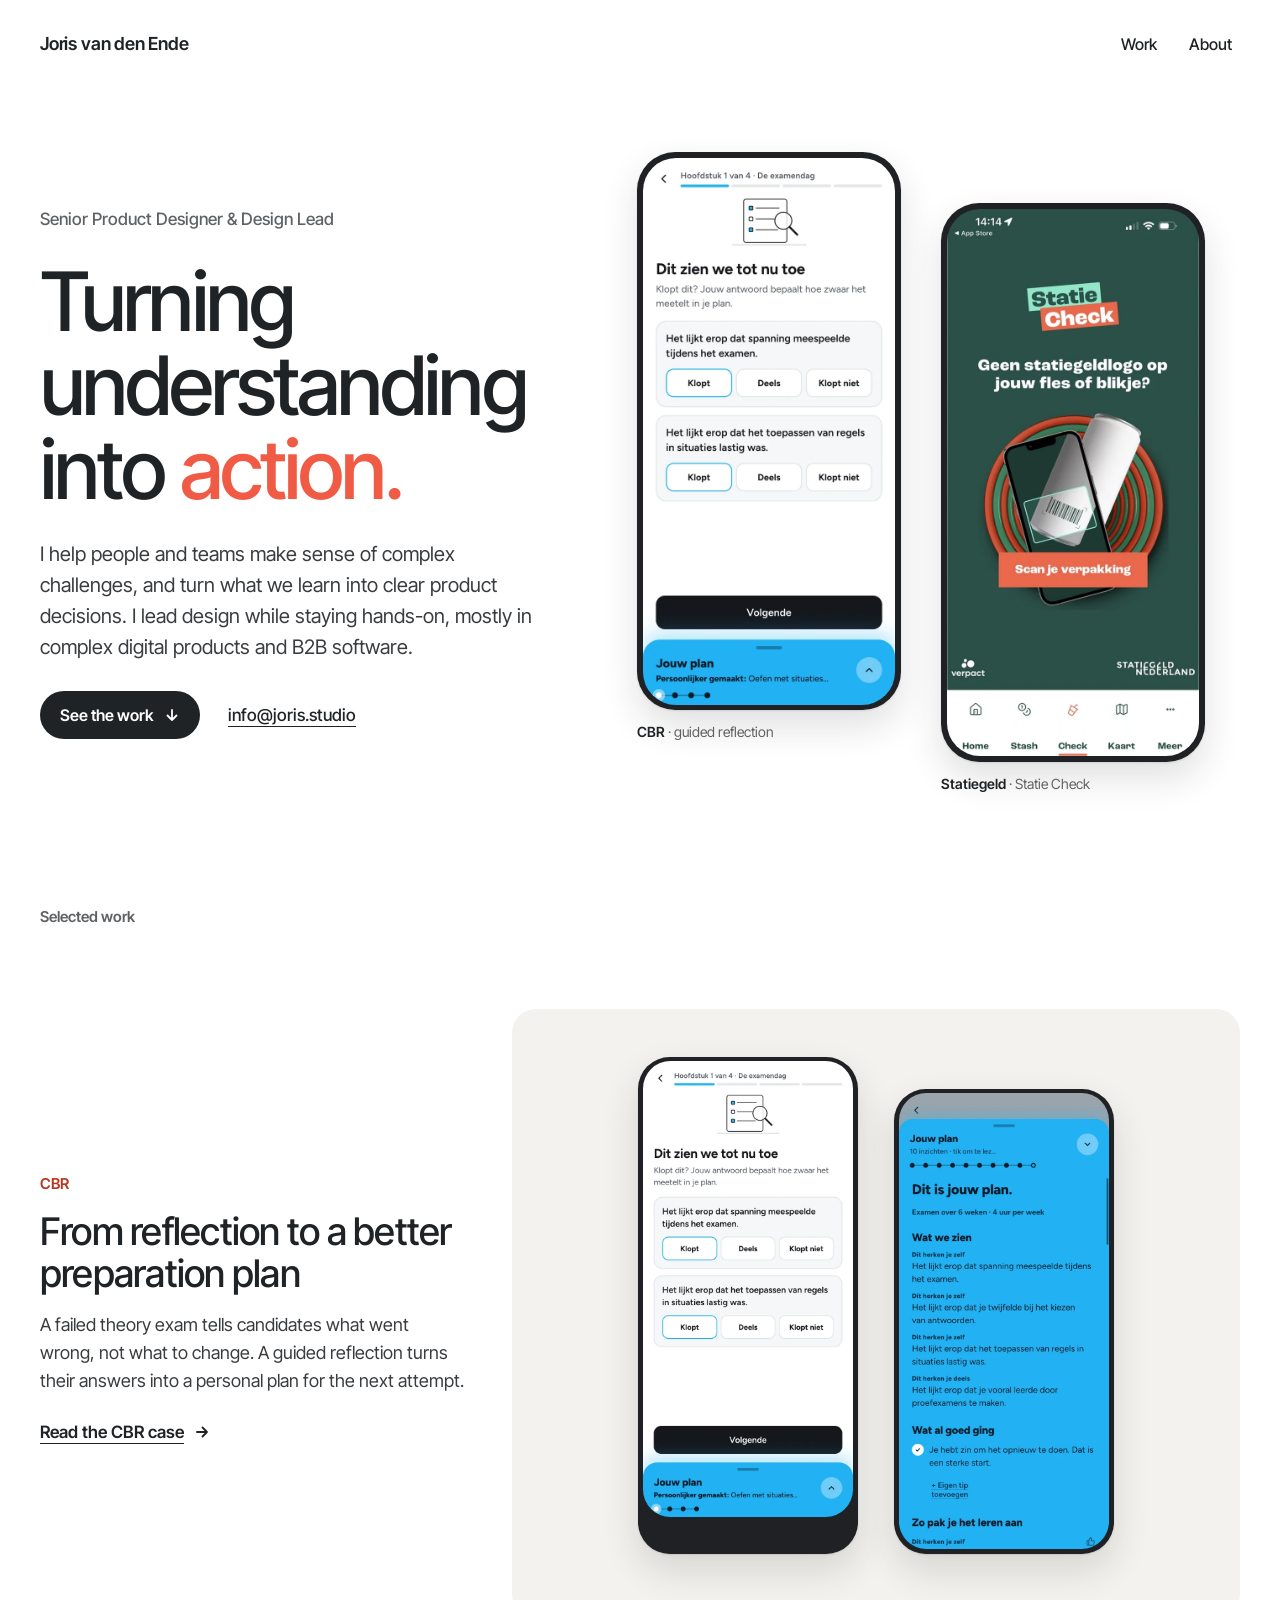
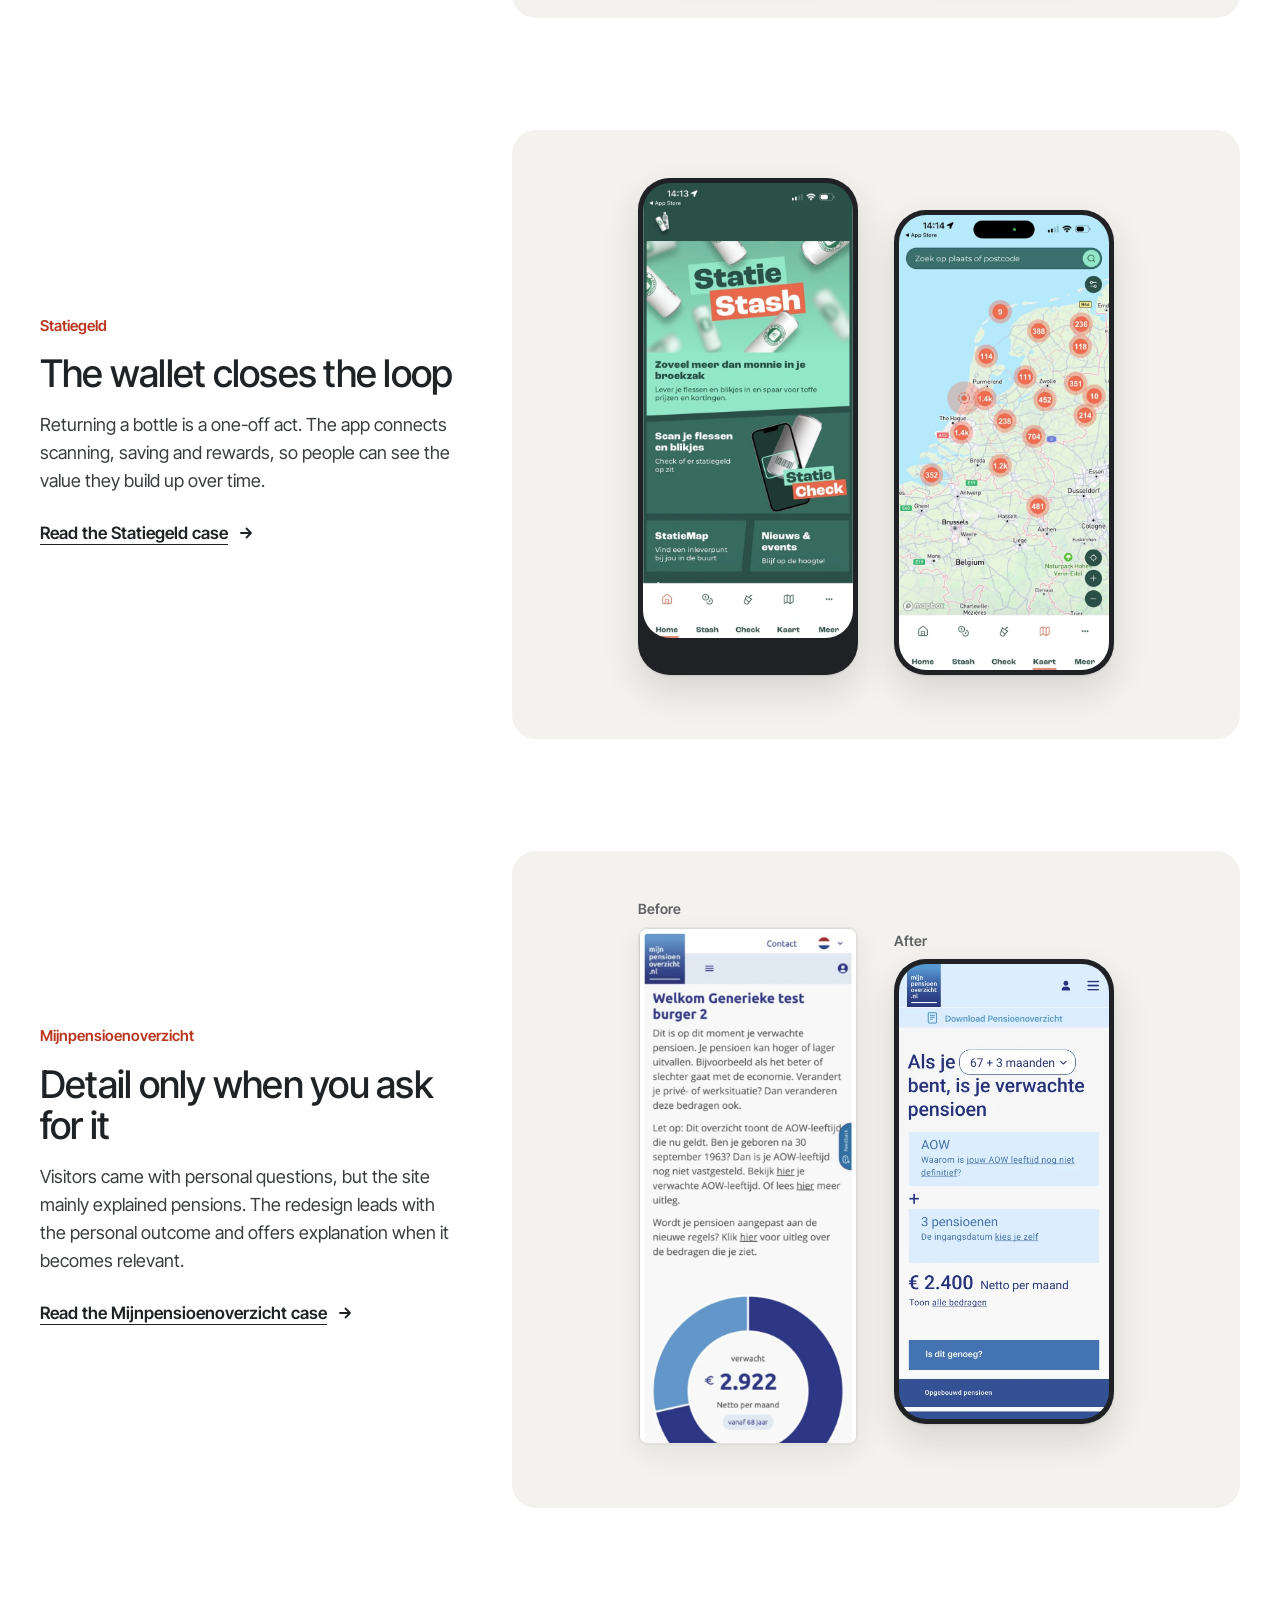
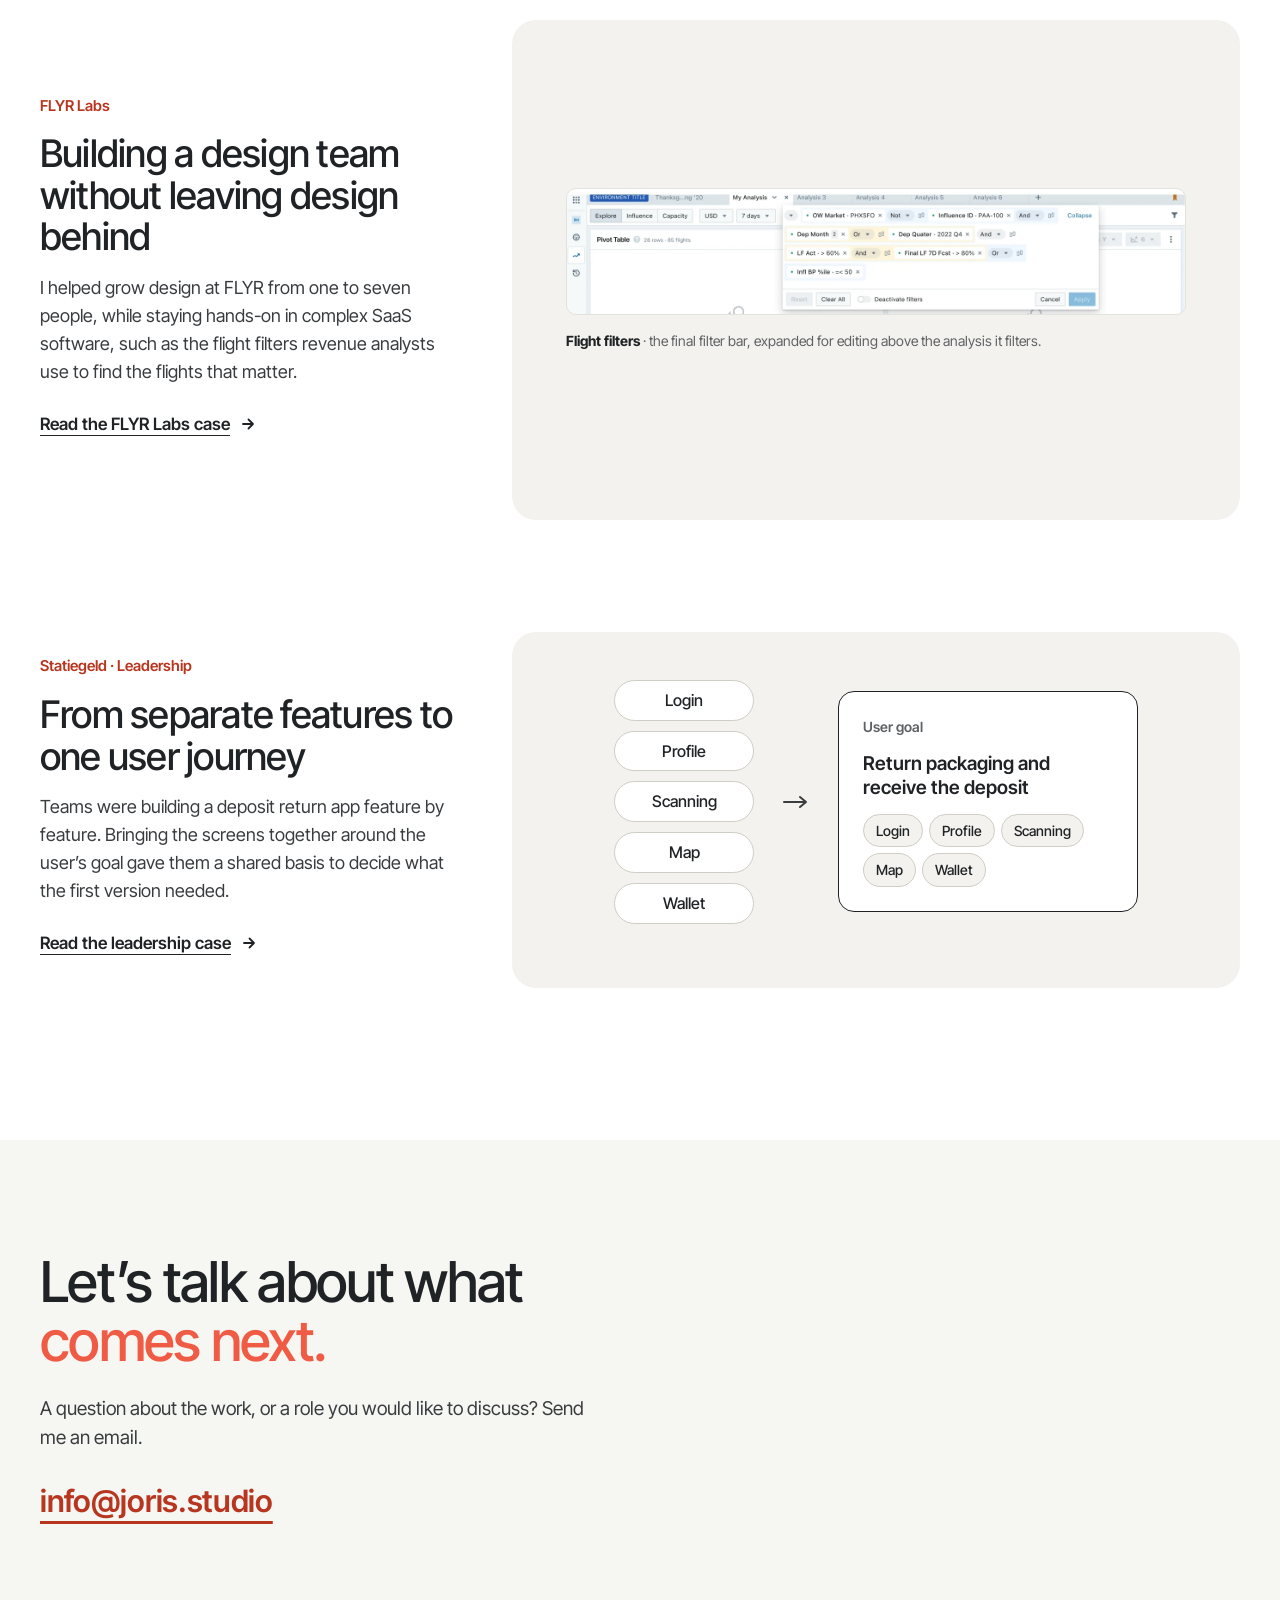
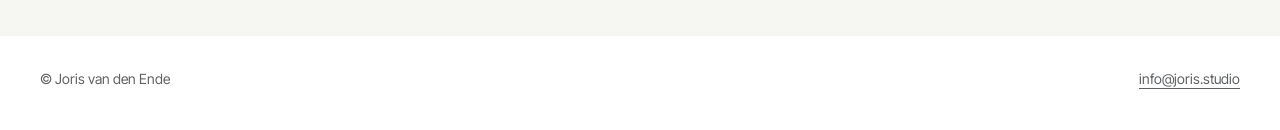
<file: index.html>
<!doctype html>
<html lang="en">
<head>
<meta charset="utf-8">
<meta name="viewport" content="width=device-width, initial-scale=1">
<title>Joris van den Ende — Senior Product Designer &amp; Design Lead</title>
<meta name="description" content="Joris van den Ende designs complex digital products and leads design teams while staying hands-on.">
<link rel="preload" href="assets/fonts/inter-tight-latin-wght-normal.woff2" as="font" type="font/woff2" crossorigin>
<link rel="stylesheet" href="assets/css/site.css">
</head>
<body>
<a class="skip-link" href="#main">Skip to content</a>

<header class="container site-header">
  <a class="site-header__name" href="./">Joris van den Ende</a>
  <nav class="site-nav" aria-label="Main">
    <a href="#work">Work</a>
    <a href="about/">About</a>
  </nav>
</header>

<main id="main">
  <section class="container hero" aria-labelledby="hero-title">
    <div class="hero__text">
      <p class="eyebrow">Senior Product Designer &amp; Design Lead</p>
      <h1 id="hero-title">Turning understanding into <span class="accent">action.</span></h1>
      <p class="hero__intro">I help people and teams make sense of complex challenges, and turn what we learn into clear product decisions. I lead design while staying hands-on, mostly in complex digital products and B2B software.</p>
      <div class="hero__actions">
        <a class="btn" href="#work">See the work <svg class="icon" aria-hidden="true" viewBox="0 0 16 16" fill="none" stroke="currentColor" stroke-width="1.8" stroke-linecap="round" stroke-linejoin="round"><path d="M8 3v10M3.5 8.5 8 13l4.5-4.5"/></svg></a>
        <a href="mailto:info@joris.studio">info@joris.studio</a>
      </div>
    </div>

    <div class="hero__media phone-pair">
      <figure class="shot">
        <div class="phone"><img src="assets/img/cbr-check.webp" width="600" height="1300" fetchpriority="high" alt="CBR prototype: ‘Dit zien we tot nu toe’. Candidates confirm each observation with Klopt, Deels or Klopt niet, with their plan as a sheet at the bottom."></div>
        <figcaption><b>CBR</b> · guided reflection</figcaption>
      </figure>
      <figure class="shot">
        <div class="phone"><img src="assets/img/statiegeld-check.webp" width="600" height="1300" fetchpriority="high" alt="Statiegeld app: Statie Check, ‘Geen statiegeldlogo op jouw fles of blikje?’ with a button to scan the packaging."></div>
        <figcaption><b>Statiegeld</b> · Statie Check</figcaption>
      </figure>
    </div>
  </section>

  <section id="work" class="container work" aria-labelledby="work-title">
    <h2 id="work-title" class="section-label">Selected work</h2>

    <article class="case-item">
      <div class="case-item__text">
        <p class="case-item__client">CBR</p>
        <h3>From reflection to a better preparation plan</h3>
        <p>A failed theory exam tells candidates what went wrong, not what to change. A guided reflection turns their answers into a personal plan for the next attempt.</p>
        <a class="arrow-link" href="work/cbr/">Read the CBR case <svg class="icon" aria-hidden="true" viewBox="0 0 16 16" fill="none" stroke="currentColor" stroke-width="1.8" stroke-linecap="round" stroke-linejoin="round"><path d="M3 8h10M8.5 3.5 13 8l-4.5 4.5"/></svg></a>
      </div>
      <div class="case-item__media">
        <div class="phone"><img src="assets/img/cbr-check.webp" width="600" height="1300" loading="lazy" alt="Check step ‘Dit zien we tot nu toe’: candidates confirm each observation with Klopt, Deels or Klopt niet."></div>
        <div class="phone phone--extra"><img src="assets/img/cbr-plan.webp" width="600" height="1300" loading="lazy" alt="The personal plan: ‘Dit is jouw plan.’ with the time frame and the insights the candidate recognised."></div>
      </div>
    </article>

    <article class="case-item">
      <div class="case-item__text">
        <p class="case-item__client">Statiegeld</p>
        <h3>The wallet closes the loop</h3>
        <p>Returning a bottle is a one-off act. The app connects scanning, saving and rewards, so people can see the value they build up over time.</p>
        <a class="arrow-link" href="work/statiegeld/">Read the Statiegeld case <svg class="icon" aria-hidden="true" viewBox="0 0 16 16" fill="none" stroke="currentColor" stroke-width="1.8" stroke-linecap="round" stroke-linejoin="round"><path d="M3 8h10M8.5 3.5 13 8l-4.5 4.5"/></svg></a>
      </div>
      <div class="case-item__media">
        <div class="phone"><img src="assets/img/statiegeld-home.webp" width="600" height="1300" loading="lazy" alt="Statie Stash home: ‘Zoveel meer dan monnie in je broekzak’, with entries for scanning, the map and news."></div>
        <div class="phone phone--extra"><img src="assets/img/statiegeld-map.webp" width="600" height="1300" loading="lazy" alt="Statie Map: a map of the Netherlands and Belgium with clusters of return points and a postcode search."></div>
      </div>
    </article>

    <article class="case-item">
      <div class="case-item__text">
        <p class="case-item__client">Mijnpensioenoverzicht</p>
        <h3>Detail only when you ask for it</h3>
        <p>Visitors came with personal questions, but the site mainly explained pensions. The redesign leads with the personal outcome and offers explanation when it becomes relevant.</p>
        <a class="arrow-link" href="work/mijnpensioenoverzicht/">Read the Mijnpensioenoverzicht case <svg class="icon" aria-hidden="true" viewBox="0 0 16 16" fill="none" stroke="currentColor" stroke-width="1.8" stroke-linecap="round" stroke-linejoin="round"><path d="M3 8h10M8.5 3.5 13 8l-4.5 4.5"/></svg></a>
      </div>
      <div class="case-item__media case-item__media--pair">
        <figure class="shot">
          <figcaption class="label-before">Before</figcaption>
          <img class="flat" src="assets/img/mpo-before-intro.webp" width="600" height="1417" loading="lazy" alt="Before: the overview opens with an explanatory text and a donut chart.">
        </figure>
        <figure class="shot">
          <figcaption class="label-after">After</figcaption>
          <div class="phone"><img src="assets/img/mpo-overview.webp" width="390" height="845" loading="lazy" alt="After: ‘Als je 67 + 3 maanden bent, is je verwachte pensioen’, with AOW, three pensions and € 2.400 net per month."></div>
        </figure>
      </div>
    </article>

    <article class="case-item">
      <div class="case-item__text">
        <p class="case-item__client">FLYR Labs</p>
        <h3>Building a design team without leaving design behind</h3>
        <p>I helped grow design at FLYR from one to seven people, while staying hands-on in complex SaaS software, such as the flight filters revenue analysts use to find the flights that matter.</p>
        <a class="arrow-link" href="work/flyr-labs/">Read the FLYR Labs case <svg class="icon" aria-hidden="true" viewBox="0 0 16 16" fill="none" stroke="currentColor" stroke-width="1.8" stroke-linecap="round" stroke-linejoin="round"><path d="M3 8h10M8.5 3.5 13 8l-4.5 4.5"/></svg></a>
      </div>
      <div class="case-item__media case-item__media--wide">
        <img src="assets/img/flyr-final.webp" width="1438" height="292" loading="lazy" alt="FLYR flight filters: the filter bar expanded for editing, with conditions such as OW Market PHXSFO, Not, Influence ID PAA-100 and Dep Month joined by And and Or, in grouped rows.">
        <p><b>Flight filters</b> · the final filter bar, expanded for editing above the analysis it filters.</p>
      </div>
    </article>
    <article class="case-item">
      <div class="case-item__text">
        <p class="case-item__client">Statiegeld · Leadership</p>
        <h3>From separate features to one user journey</h3>
        <p>Teams were building a deposit return app feature by feature. Bringing the screens together around the user’s goal gave them a shared basis to decide what the first version needed.</p>
        <a class="arrow-link" href="work/statiegeld-leadership/">Read the leadership case <svg class="icon" aria-hidden="true" viewBox="0 0 16 16" fill="none" stroke="currentColor" stroke-width="1.8" stroke-linecap="round" stroke-linejoin="round"><path d="M3 8h10M8.5 3.5 13 8l-4.5 4.5"/></svg></a>
      </div>
      <div class="case-item__media">
        <div class="mini-journey" role="img" aria-label="Separate features on the left become part of one user journey on the right, framed by the user’s goal.">
          <div class="mini-journey__features"><span>Login</span><span>Profile</span><span>Scanning</span><span>Map</span><span>Wallet</span></div>
          <svg class="mini-journey__arrow" aria-hidden="true" viewBox="0 0 28 16" fill="none" stroke="currentColor" stroke-width="2" stroke-linecap="round" stroke-linejoin="round"><path d="M2 8h22M18 3l6 5-6 5"/></svg>
          <div class="mini-journey__goal">
            <span class="mini-journey__label">User goal</span>
            <span class="mini-journey__title">Return packaging and receive the deposit</span>
            <span class="mini-journey__tags"><span>Login</span><span>Profile</span><span>Scanning</span><span>Map</span><span>Wallet</span></span>
          </div>
        </div>
      </div>
    </article>
  </section>

  <section class="contact" aria-labelledby="contact-title">
    <div class="container contact__inner">
      <h2 id="contact-title">Let’s talk about what <span class="accent">comes next.</span></h2>
      <p>A question about the work, or a role you would like to discuss? Send me an email.</p>
      <div class="contact__links">
        <a class="contact__mail" href="mailto:info@joris.studio">info@joris.studio</a>
      </div>
    </div>
  </section>
</main>

<footer class="container site-footer">
  <p>© Joris van den Ende</p>
  <a href="mailto:info@joris.studio">info@joris.studio</a>
</footer>
</body>
</html>
</file>
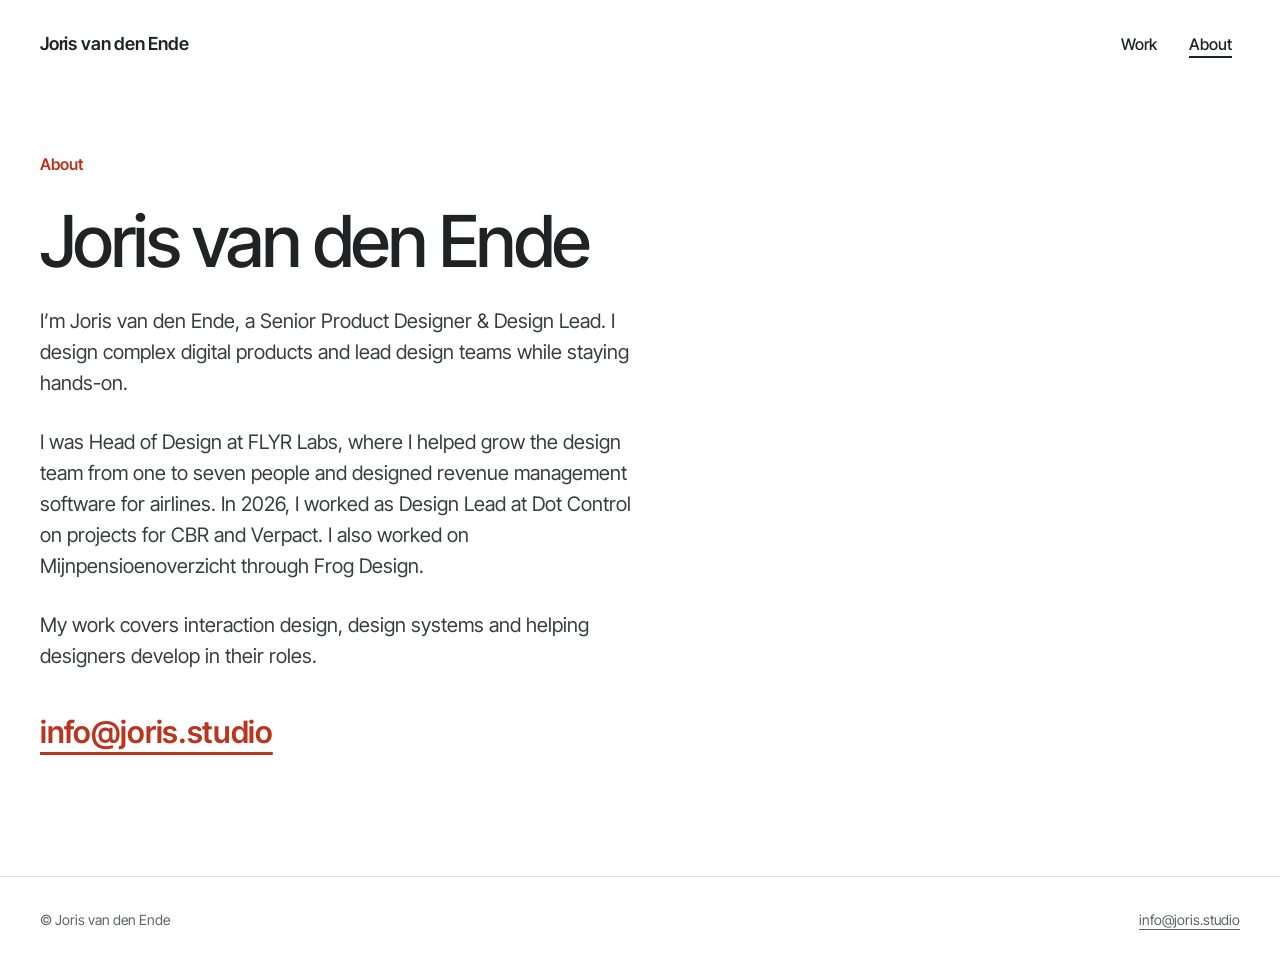
<file: about/index.html>
<!doctype html>
<html lang="en">
<head>
<meta charset="utf-8">
<meta name="viewport" content="width=device-width, initial-scale=1">
<title>About — Joris van den Ende</title>
<meta name="description" content="Joris van den Ende, Senior Product Designer & Design Lead. Former Head of Design at FLYR Labs.">
<link rel="preload" href="../assets/fonts/inter-tight-latin-wght-normal.woff2" as="font" type="font/woff2" crossorigin>
<link rel="stylesheet" href="../assets/css/site.css">
</head>
<body>
<a class="skip-link" href="#main">Skip to content</a>

<header class="container site-header">
  <a class="site-header__name" href="../">Joris van den Ende</a>
  <nav class="site-nav" aria-label="Main">
    <a href="../#work">Work</a>
    <a href="./" aria-current="page">About</a>
  </nav>
</header>

<main id="main">
  <section class="container pending" aria-labelledby="about-title">
    <p class="case-intro__client">About</p>
    <h1 id="about-title">Joris van den Ende</h1>
    <p class="pending__lead">I’m Joris van den Ende, a Senior Product Designer &amp; Design Lead. I design complex digital products and lead design teams while staying hands-on.</p>
    <p class="pending__lead">I was Head of Design at FLYR Labs, where I helped grow the design team from one to seven people and designed revenue management software for airlines. In 2026, I worked as Design Lead at Dot Control on projects for CBR and Verpact. I also worked on Mijnpensioenoverzicht through Frog Design.</p>
    <p class="pending__lead">My work covers interaction design, design systems and helping designers develop in their roles.</p>
    <p class="about__mail"><a class="contact__mail" href="mailto:info@joris.studio">info@joris.studio</a></p>
  </section>
</main>

<footer class="container site-footer site-footer--rule">
  <p>© Joris van den Ende</p>
  <a href="mailto:info@joris.studio">info@joris.studio</a>
</footer>
</body>
</html>
</file>
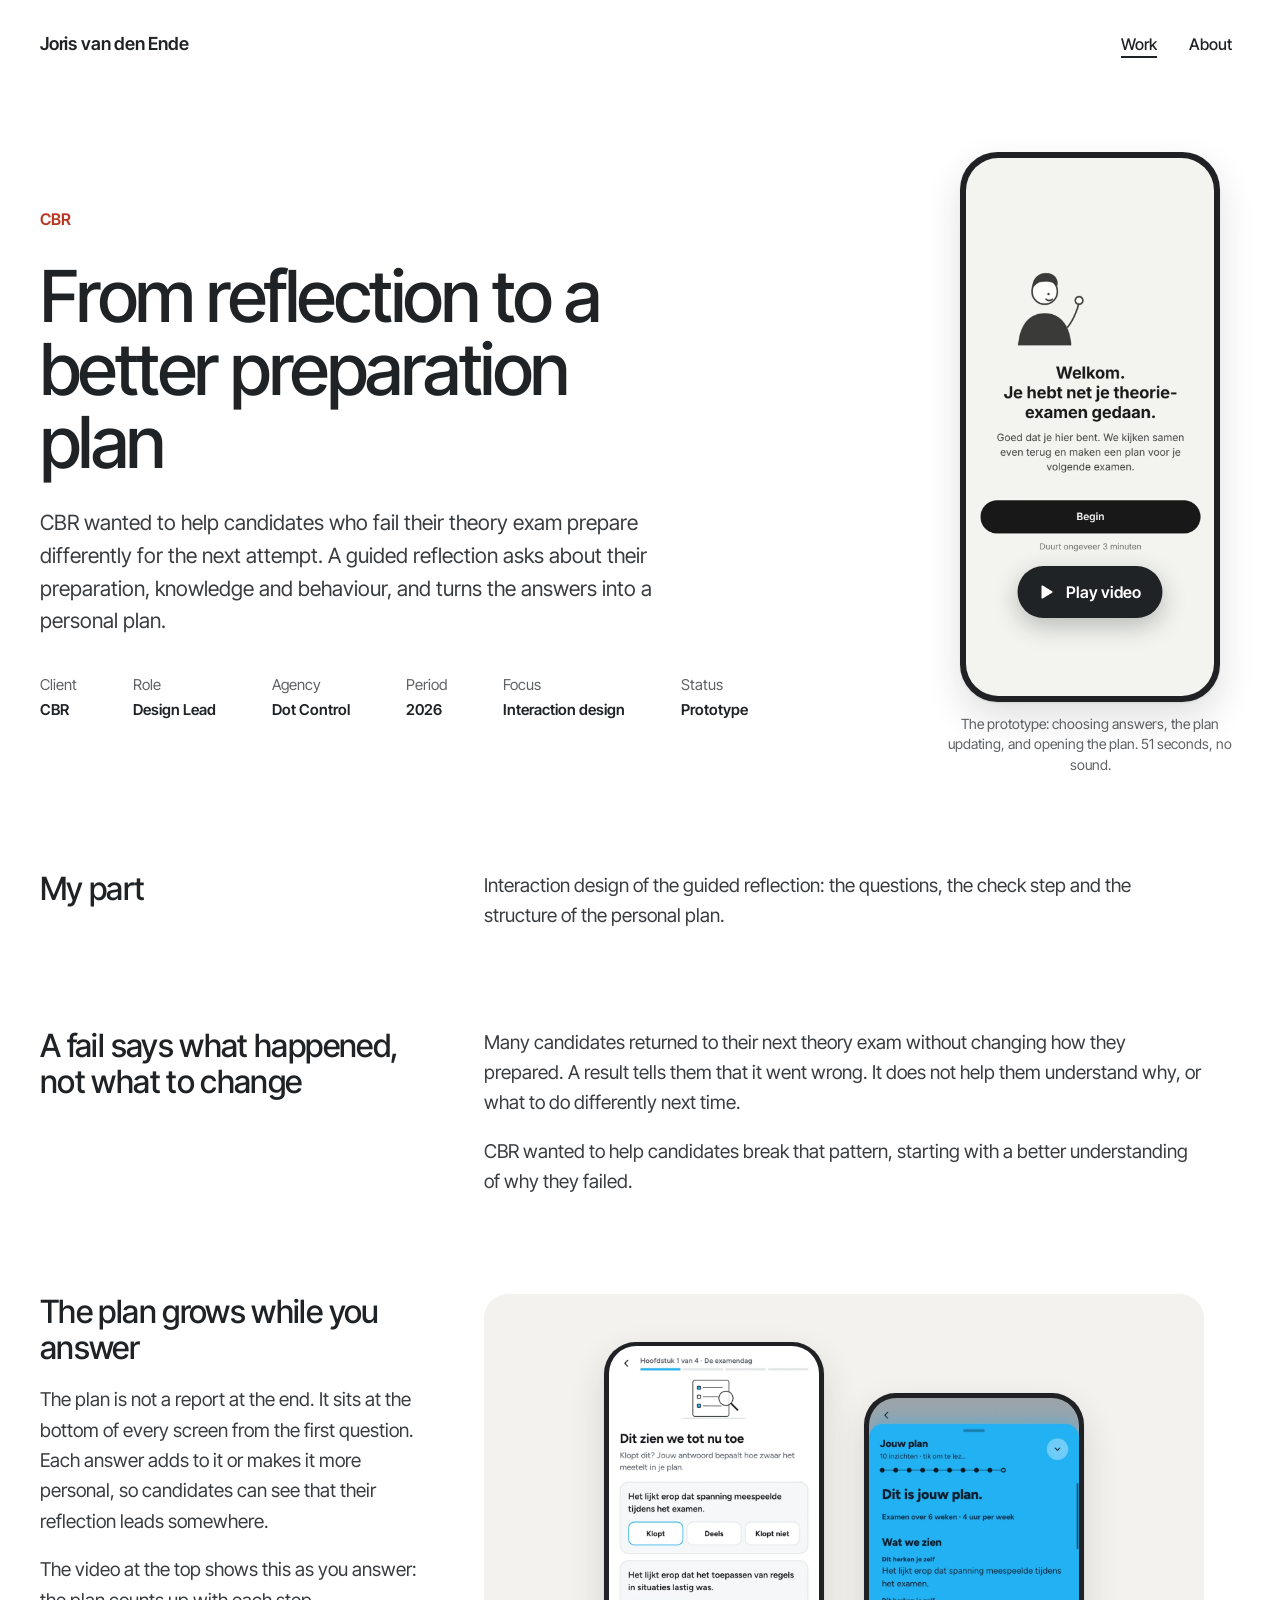
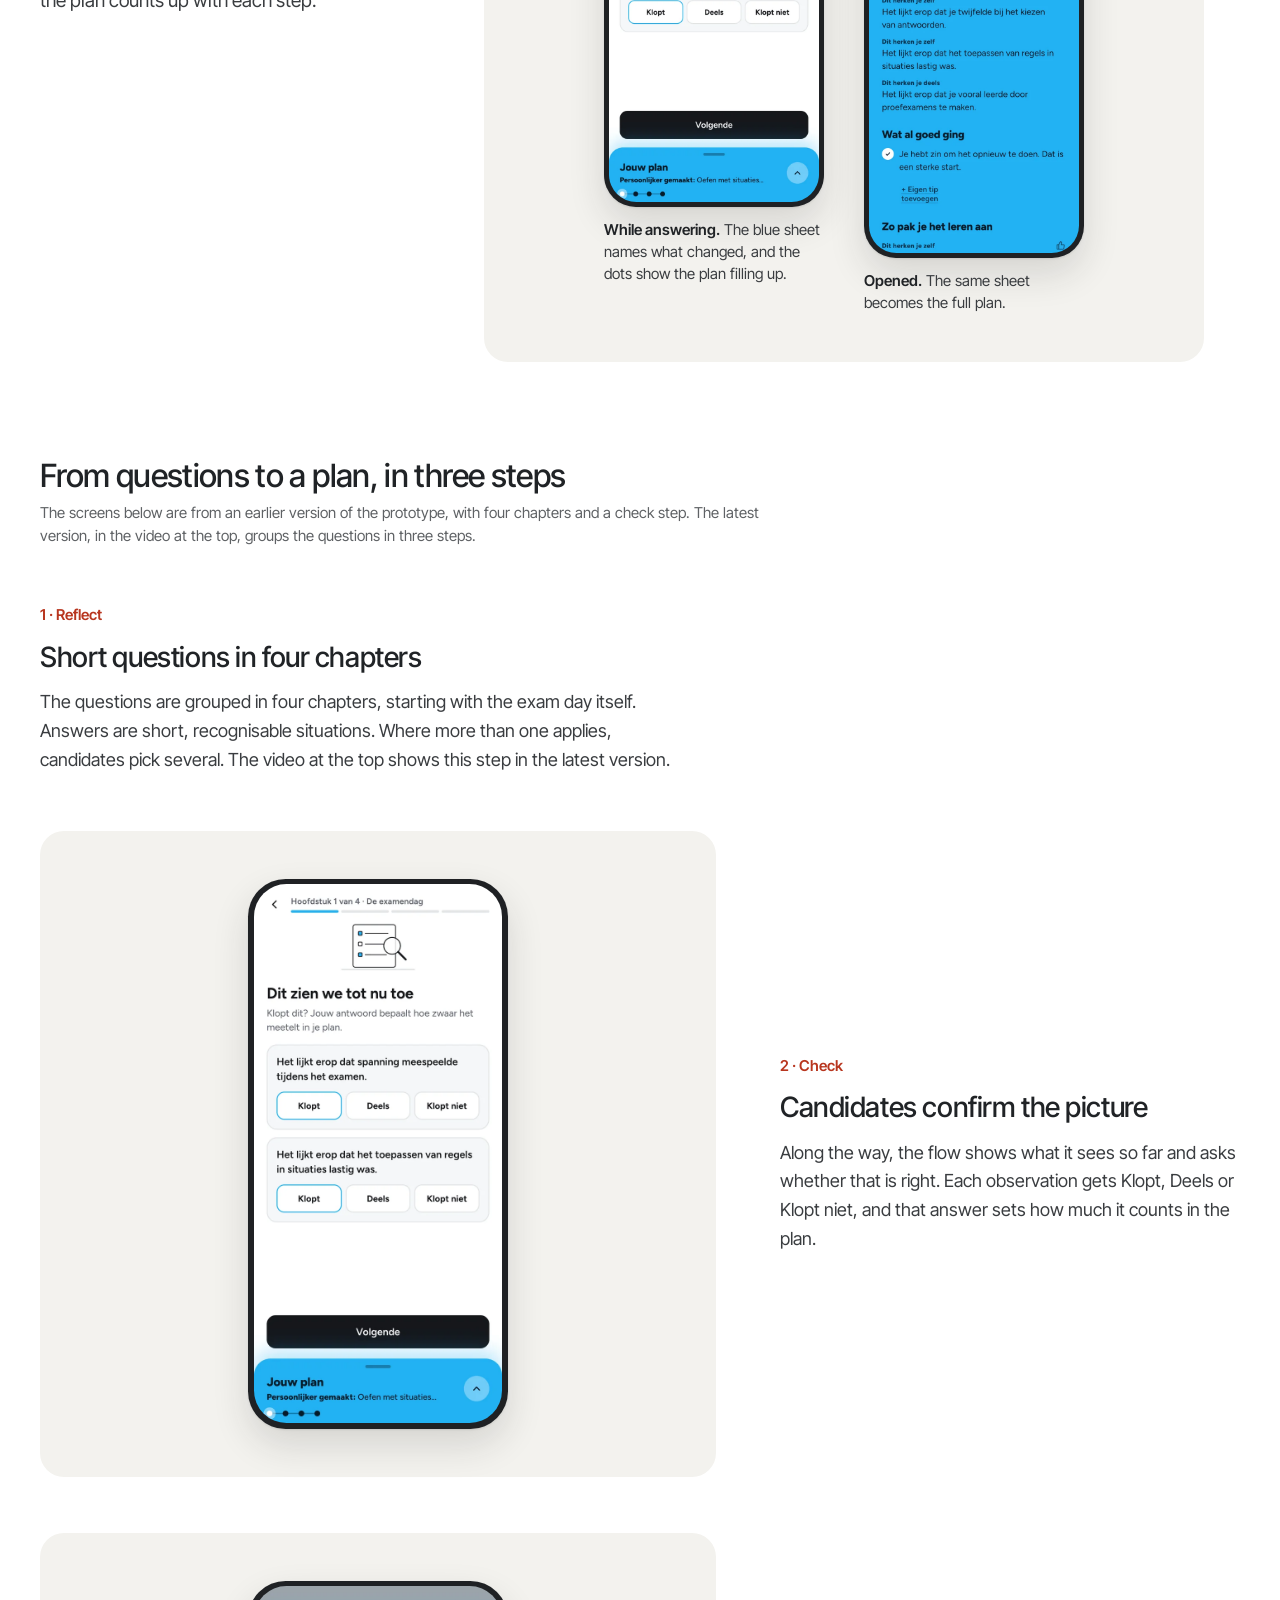
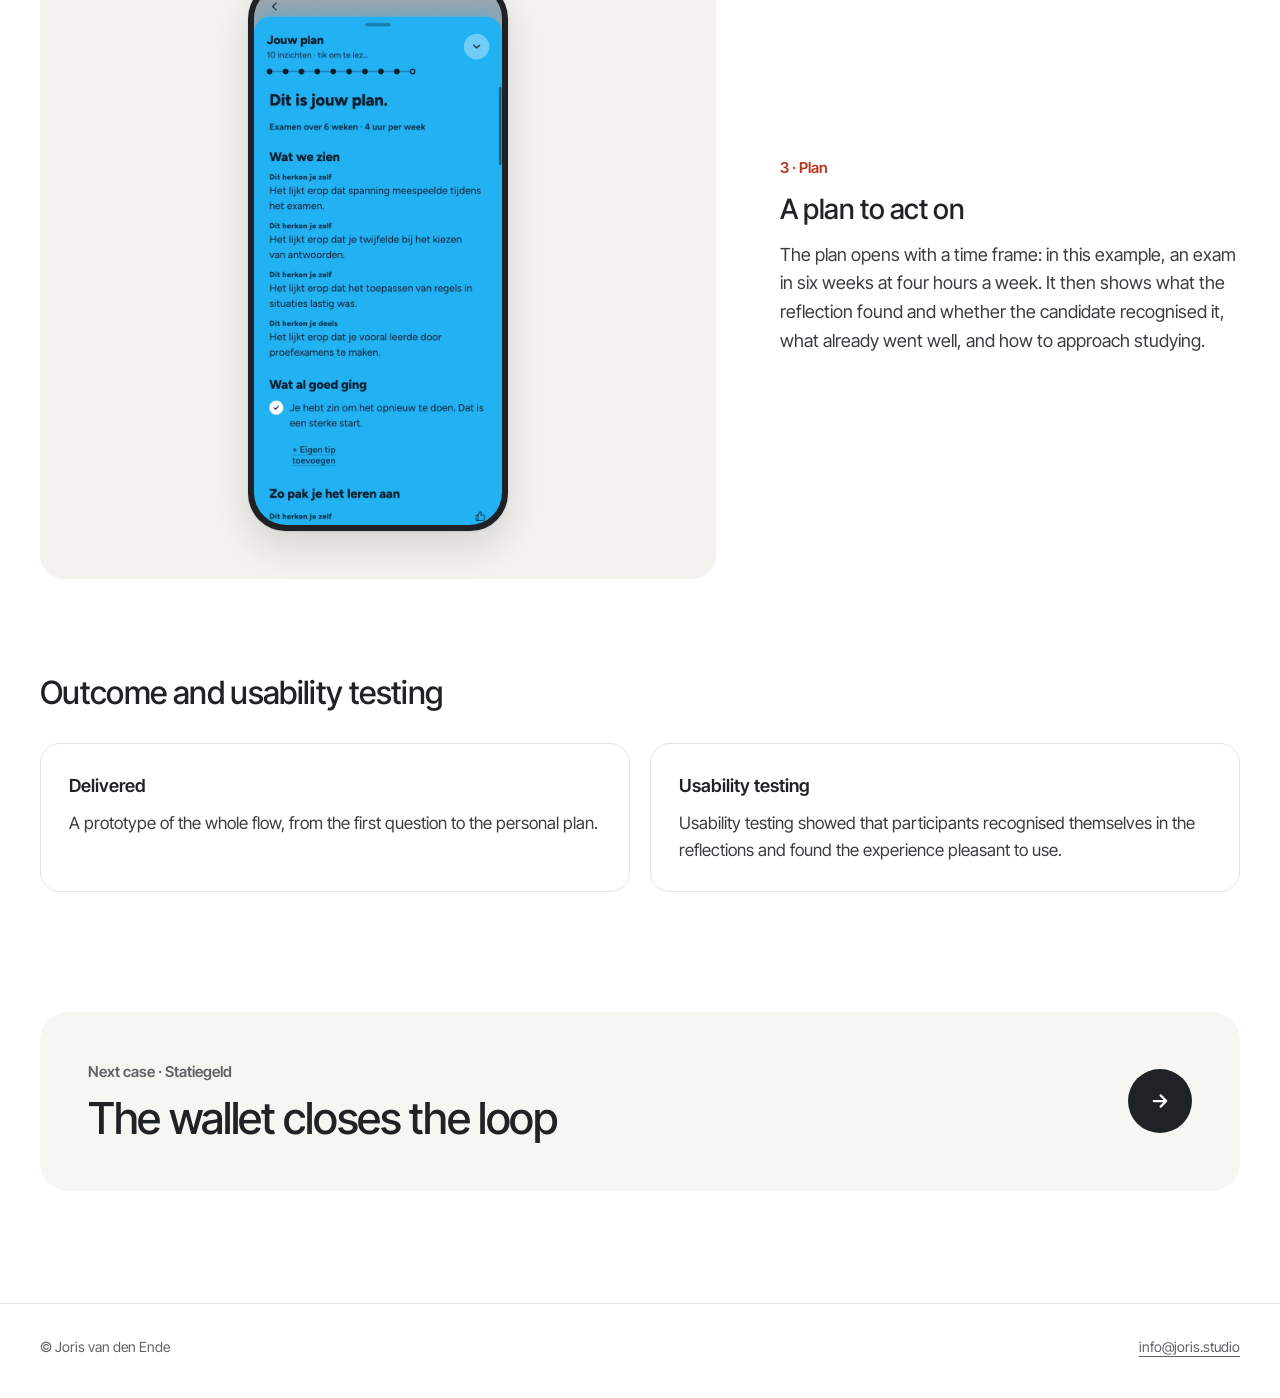
<file: work/cbr/index.html>
<!doctype html>
<html lang="en">
<head>
<meta charset="utf-8">
<meta name="viewport" content="width=device-width, initial-scale=1">
<title>CBR: from reflection to a better preparation plan — Joris van den Ende</title>
<meta name="description" content="A guided reflection that turns a failed theory exam into a personal preparation plan for the next attempt.">
<link rel="preload" href="../../assets/fonts/inter-tight-latin-wght-normal.woff2" as="font" type="font/woff2" crossorigin>
<link rel="stylesheet" href="../../assets/css/site.css">
</head>
<body>
<a class="skip-link" href="#main">Skip to content</a>

<header class="container site-header">
  <a class="site-header__name" href="../../">Joris van den Ende</a>
  <nav class="site-nav" aria-label="Main">
    <a href="../../#work" aria-current="page">Work</a>
    <a href="../../about/">About</a>
  </nav>
</header>

<main id="main">
  <div class="container case-top">
    <section class="case-intro" aria-labelledby="case-title">
      <p class="case-intro__client">CBR</p>
      <h1 id="case-title">From reflection to a better preparation plan</h1>
      <p class="case-intro__lead">CBR wanted to help candidates who fail their theory exam prepare differently for the next attempt. A guided reflection asks about their preparation, knowledge and behaviour, and turns the answers into a personal plan.</p>
      <dl class="facts">
        <div><dt>Client</dt><dd>CBR</dd></div>
        <div><dt>Role</dt><dd>Design Lead</dd></div>
        <div><dt>Agency</dt><dd>Dot Control</dd></div>
        <div><dt>Period</dt><dd>2026</dd></div>
        <div><dt>Focus</dt><dd>Interaction design</dd></div>
        <div><dt>Status</dt><dd>Prototype</dd></div>
      </dl>
    </section>

    <figure class="case-video">
      <div class="phone phone--video">
        <video data-player src="../../assets/video/cbr-prototype.mp4" poster="../../assets/video/cbr-prototype-poster.webp" width="780" height="1688" controls muted playsinline preload="none" aria-label="Screen recording of the CBR prototype: choosing answers, the plan updating, and opening the plan. 51 seconds, no sound."></video>
        <button class="video-play" type="button" hidden><svg aria-hidden="true" viewBox="0 0 20 20" fill="currentColor"><path d="M6 4.2v11.6a.8.8 0 0 0 1.2.7l9.4-5.8a.8.8 0 0 0 0-1.4L7.2 3.5A.8.8 0 0 0 6 4.2Z"/></svg>Play video</button>
      </div>
      <figcaption>The prototype: choosing answers, the plan updating, and opening the plan. 51 seconds, no sound.</figcaption>
    </figure>
  </div>

  <section class="container case-section" aria-labelledby="role-title">
    <div class="split">
      <h2 id="role-title">My part</h2>
      <div class="case-section__body">
        <p>Interaction design of the guided reflection: the questions, the check step and the structure of the personal plan.</p>
      </div>
    </div>
  </section>

  <section class="container case-section" aria-labelledby="problem-title">
    <div class="split">
      <h2 id="problem-title">A fail says what happened, not what to change</h2>
      <div class="case-section__body">
        <p>Many candidates returned to their next theory exam without changing how they prepared. A result tells them that it went wrong. It does not help them understand why, or what to do differently next time.</p>
        <p>CBR wanted to help candidates break that pattern, starting with a better understanding of why they failed.</p>
      </div>
    </div>
  </section>

  <section class="container case-section" aria-labelledby="choice-title">
    <div class="split">
      <div class="case-section__body">
        <h2 id="choice-title">The plan grows while you answer</h2>
        <p>The plan is not a report at the end. It sits at the bottom of every screen from the first question. Each answer adds to it or makes it more personal, so candidates can see that their reflection leads somewhere.</p>
        <p>The video at the top shows this as you answer: the plan counts up with each step.</p>
      </div>
      <div class="evidence phone-pair">
        <figure class="shot">
          <div class="phone"><img src="../../assets/img/cbr-check.webp" width="600" height="1300" loading="lazy" alt="A screen during the questions. At the bottom, the plan sheet: ‘Persoonlijker gemaakt: Oefen met situaties…’ with four dots."></div>
          <figcaption><b>While answering.</b> The blue sheet names what changed, and the dots show the plan filling up.</figcaption>
        </figure>
        <figure class="shot">
          <div class="phone"><img src="../../assets/img/cbr-plan.webp" width="600" height="1300" loading="lazy" alt="The plan sheet opened: ‘Dit is jouw plan.’ with ten insights."></div>
          <figcaption><b>Opened.</b> The same sheet becomes the full plan.</figcaption>
        </figure>
      </div>
    </div>
  </section>

  <section class="container case-section" aria-labelledby="flow-title">
    <h2 id="flow-title">From questions to a plan, in three steps</h2>
    <p class="step__look" style="margin-top: 8px; max-width: 46rem">The screens below are from an earlier version of the prototype, with four chapters and a check step. The latest version, in the video at the top, groups the questions in three steps.</p>
    <div class="steps">
      <article class="step step--text">
        <div class="step__text">
          <p class="step__num">1 · Reflect</p>
          <h3>Short questions in four chapters</h3>
          <p>The questions are grouped in four chapters, starting with the exam day itself. Answers are short, recognisable situations. Where more than one applies, candidates pick several. The video at the top shows this step in the latest version.</p>
        </div>
      </article>

      <article class="step">
        <div class="step__media">
          <div class="phone"><img src="../../assets/img/cbr-check.webp" width="600" height="1300" loading="lazy" alt="‘Dit zien we tot nu toe. Klopt dit? Jouw antwoord bepaalt hoe zwaar het meetelt in je plan.’ Two observations, each with Klopt, Deels and Klopt niet."></div>
        </div>
        <div class="step__text">
          <p class="step__num">2 · Check</p>
          <h3>Candidates confirm the picture</h3>
          <p>Along the way, the flow shows what it sees so far and asks whether that is right. Each observation gets Klopt, Deels or Klopt niet, and that answer sets how much it counts in the plan.</p>
        </div>
      </article>

      <article class="step">
        <div class="step__media">
          <div class="phone"><img src="../../assets/img/cbr-plan.webp" width="600" height="1300" loading="lazy" alt="‘Dit is jouw plan.’ Exam in six weeks, four hours a week. Sections: Wat we zien, Wat al goed ging, Zo pak je het leren aan, and a link to add your own tip."></div>
        </div>
        <div class="step__text">
          <p class="step__num">3 · Plan</p>
          <h3>A plan to act on</h3>
          <p>The plan opens with a time frame: in this example, an exam in six weeks at four hours a week. It then shows what the reflection found and whether the candidate recognised it, what already went well, and how to approach studying.</p>
        </div>
      </article>
    </div>
  </section>

  <section class="container case-section" aria-labelledby="result-title">
    <h2 id="result-title">Outcome and usability testing</h2>
    <div class="limits">
      <div class="limit">
        <h3>Delivered</h3>
        <p>A prototype of the whole flow, from the first question to the personal plan.</p>
      </div>
      <div class="limit">
        <h3>Usability testing</h3>
        <p>Usability testing showed that participants recognised themselves in the reflections and found the experience pleasant to use.</p>
      </div>
    </div>
  </section>

  <nav class="container next-case" aria-label="Next case">
    <a href="../statiegeld/">
      <span class="next-case__text">
        <span class="next-case__label">Next case · Statiegeld</span>
        <span class="next-case__title">The wallet closes the loop</span>
      </span>
      <span class="next-case__icon"><svg class="icon" aria-hidden="true" viewBox="0 0 16 16" fill="none" stroke="currentColor" stroke-width="1.8" stroke-linecap="round" stroke-linejoin="round"><path d="M3 8h10M8.5 3.5 13 8l-4.5 4.5"/></svg></span>
    </a>
  </nav>
</main>

<footer class="container site-footer site-footer--rule">
  <p>© Joris van den Ende</p>
  <a href="mailto:info@joris.studio">info@joris.studio</a>
</footer>
<script src="../../assets/js/video.js" defer></script>
</body>
</html>
</file>
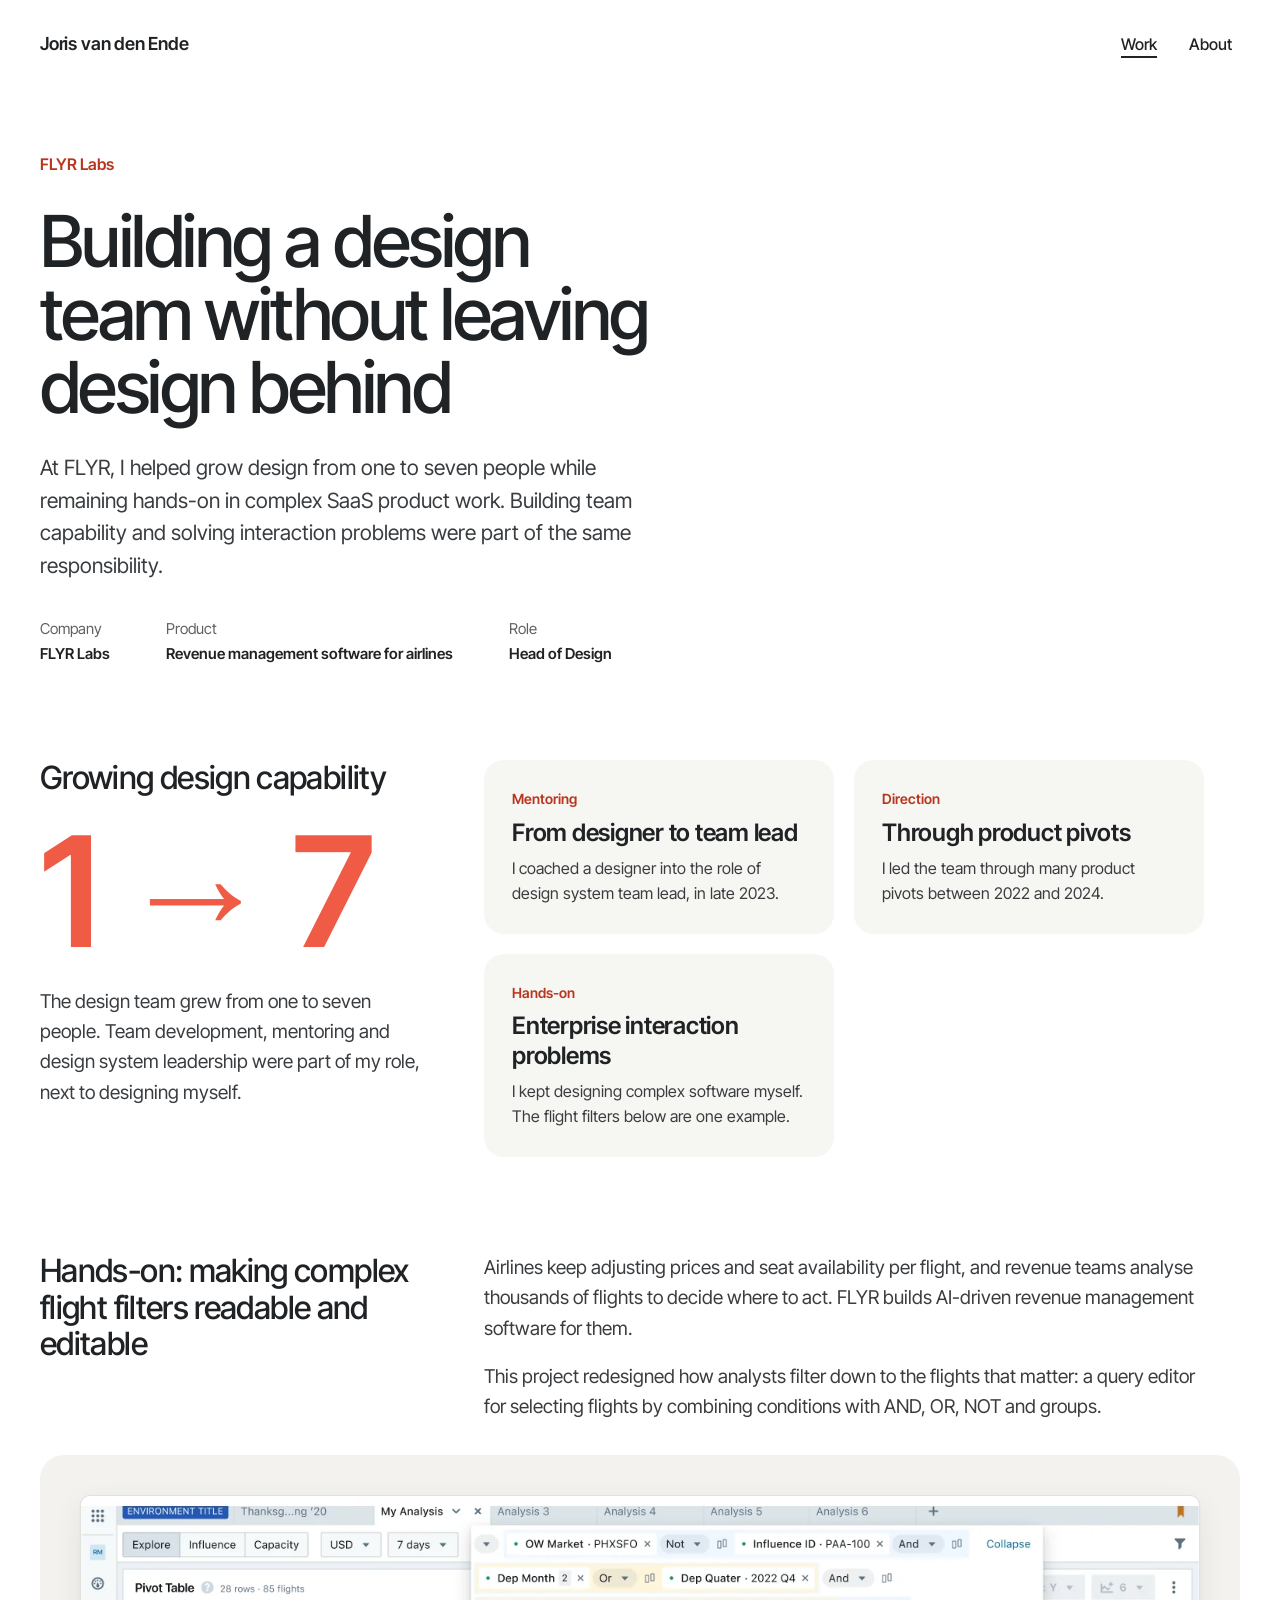
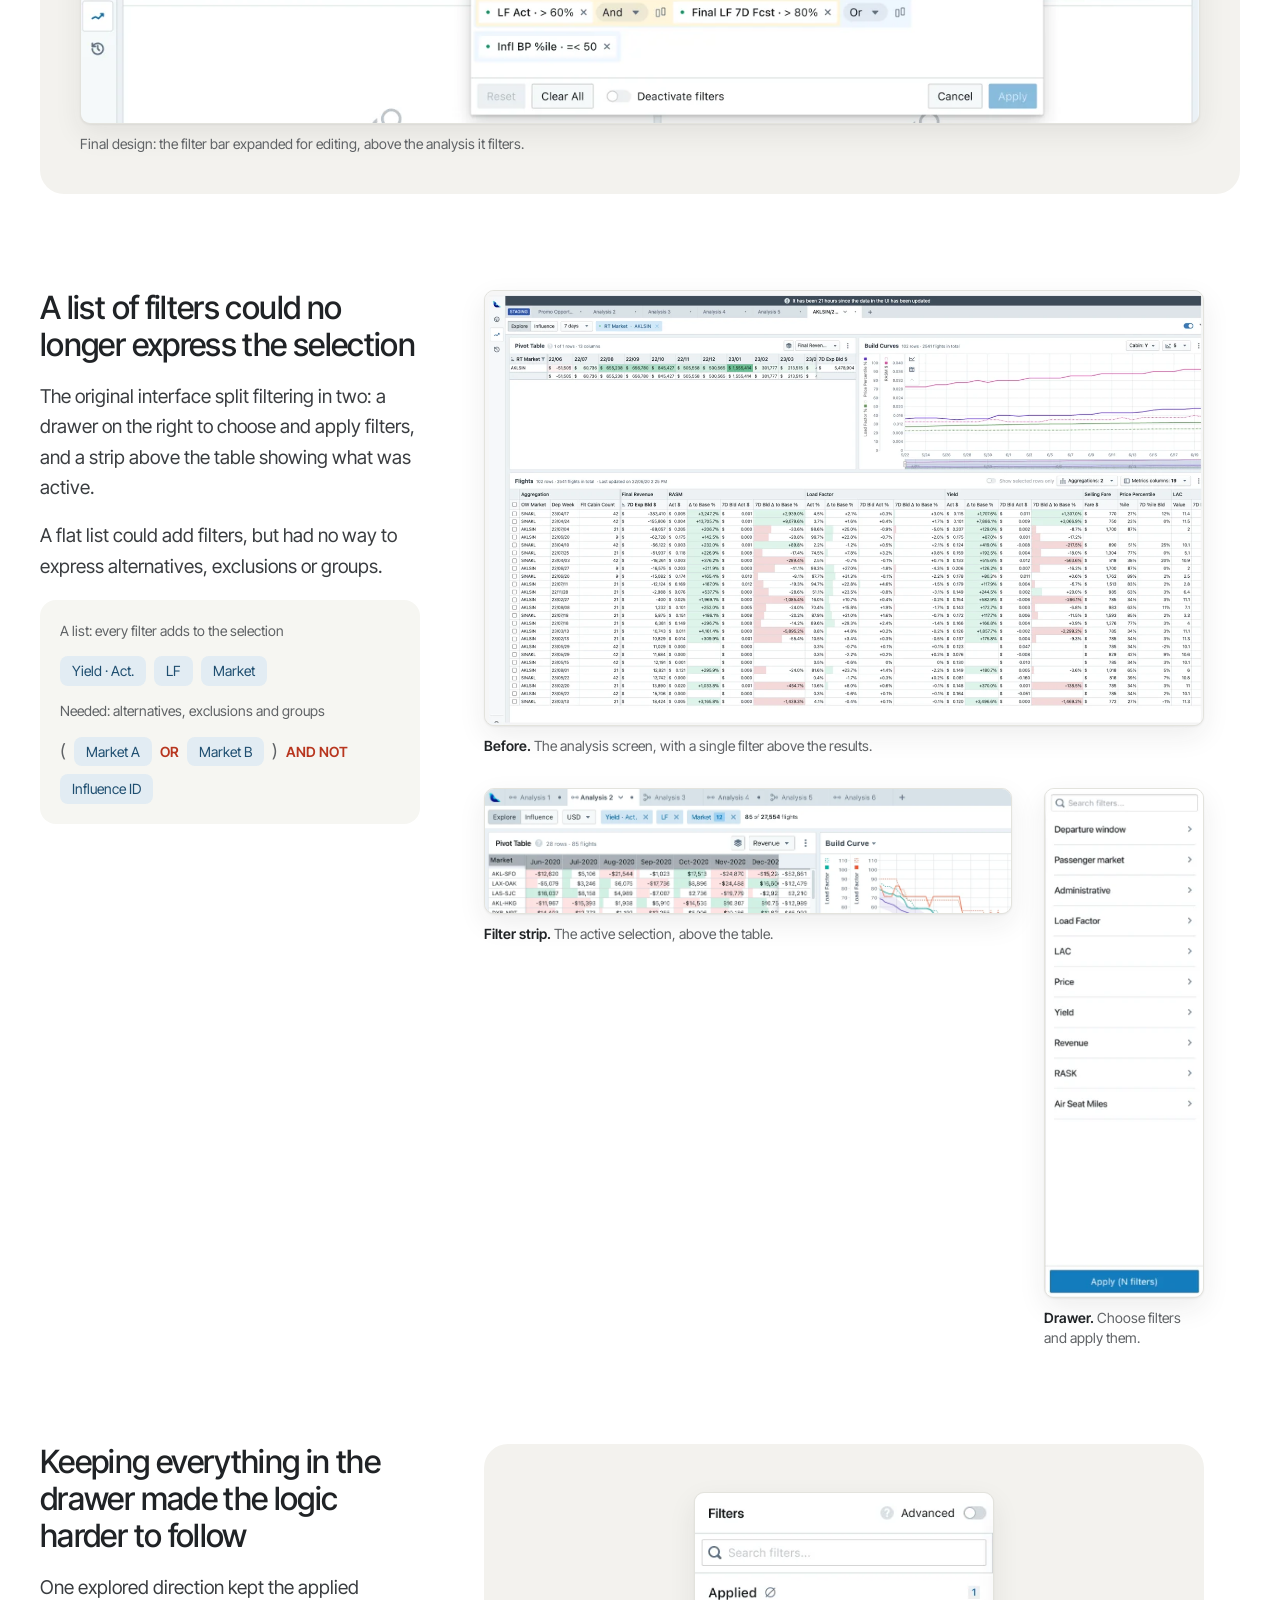
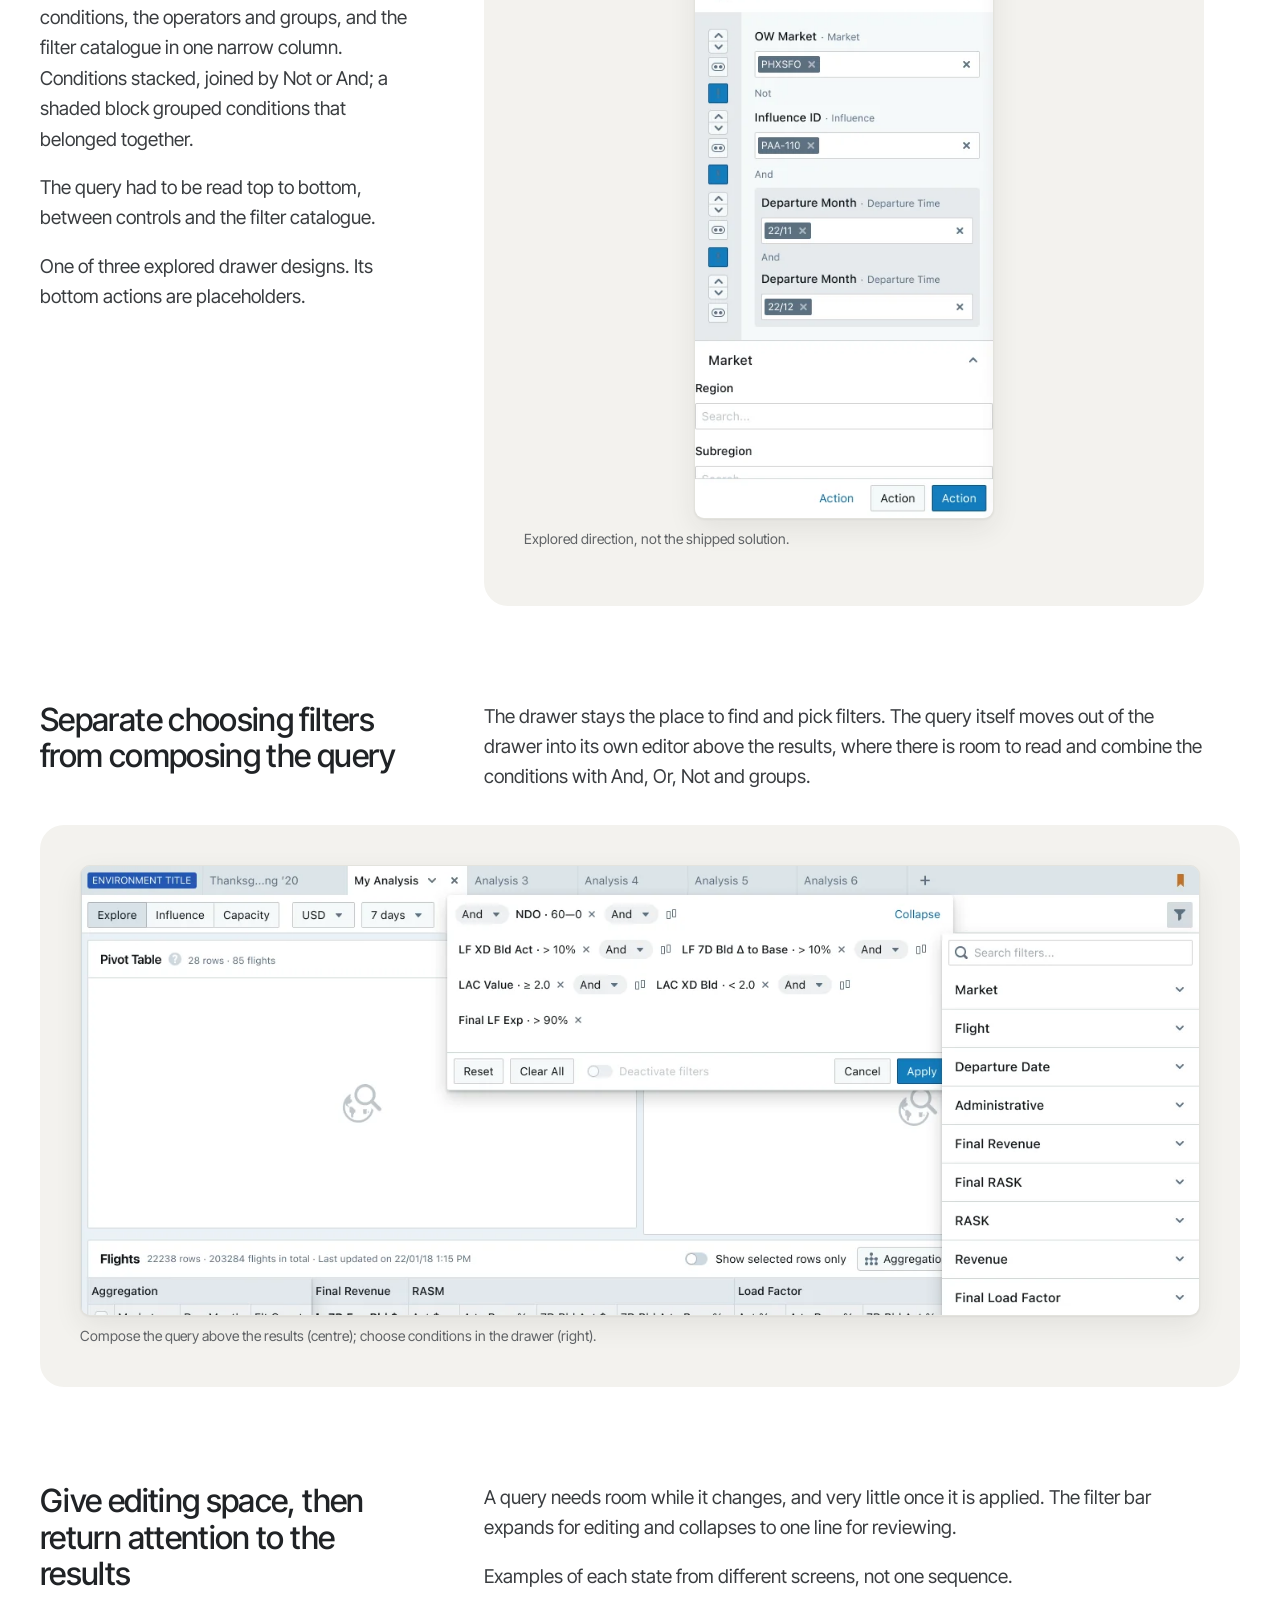
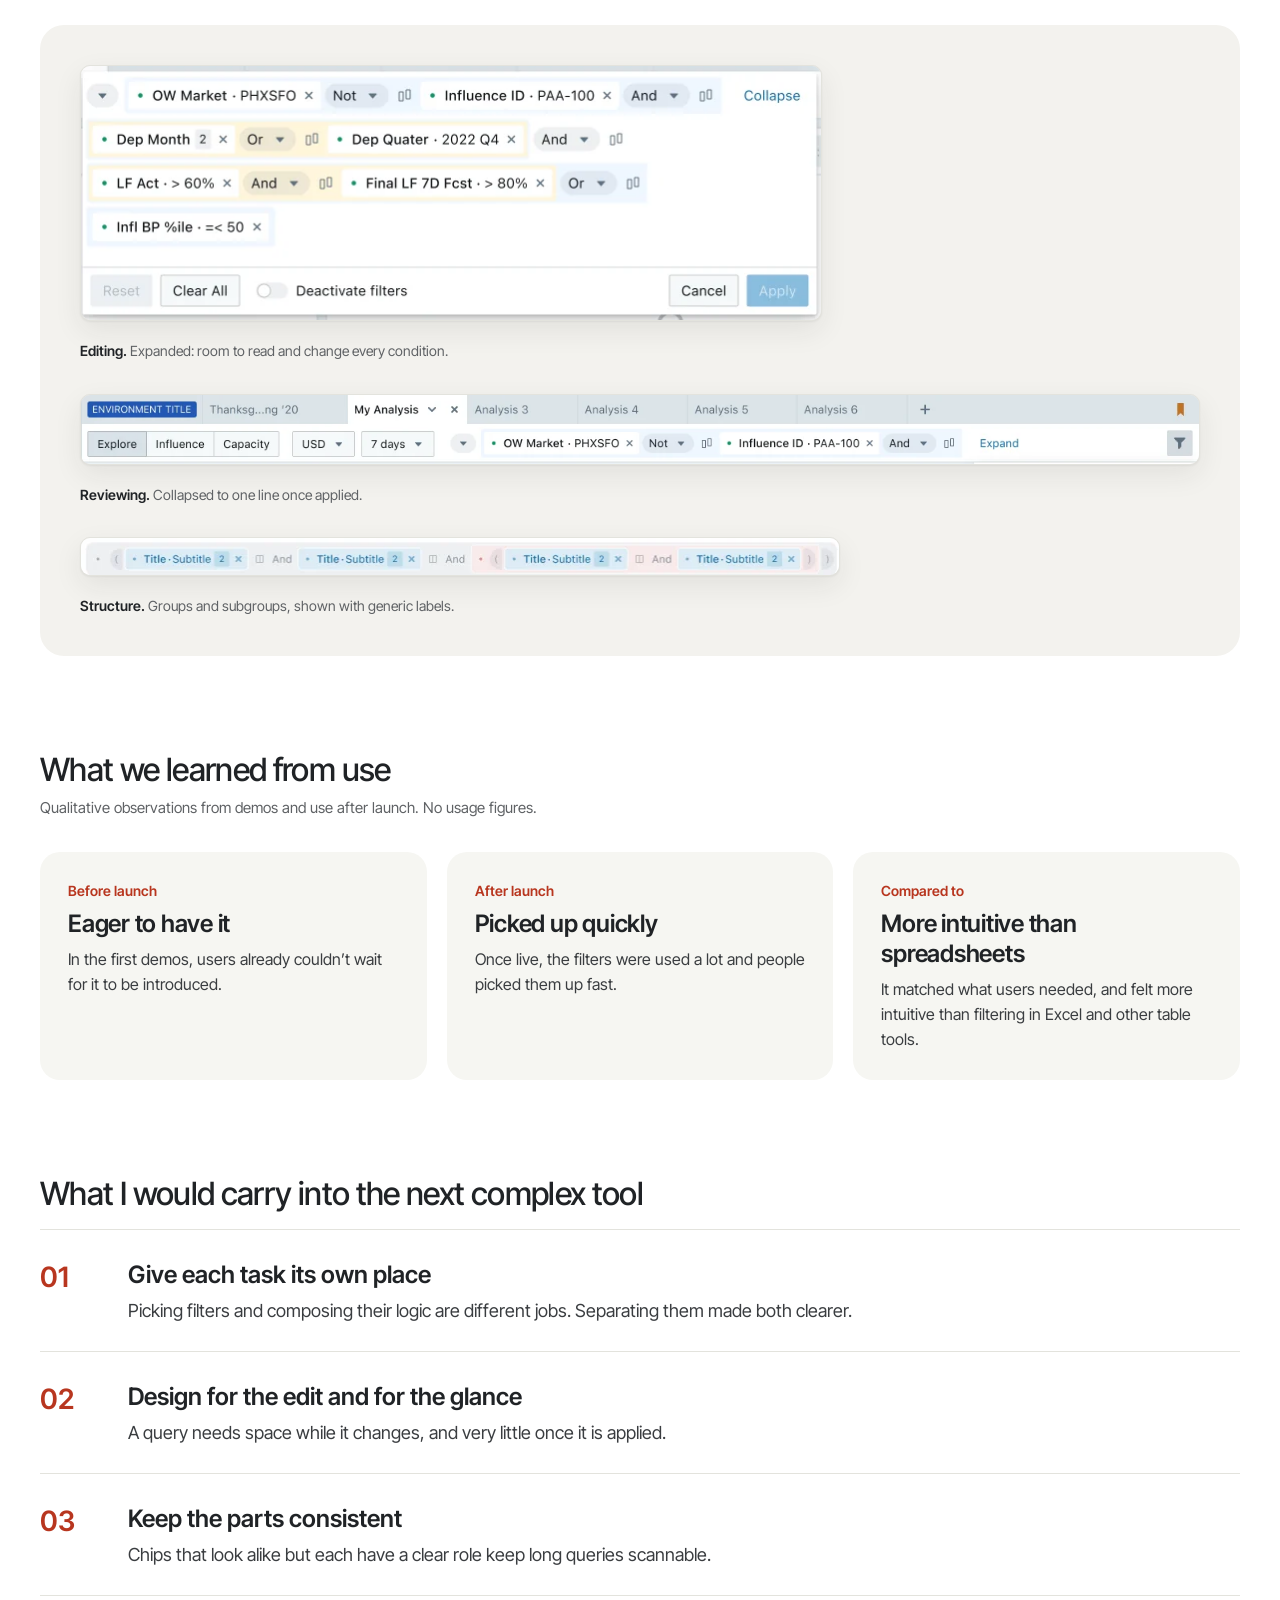
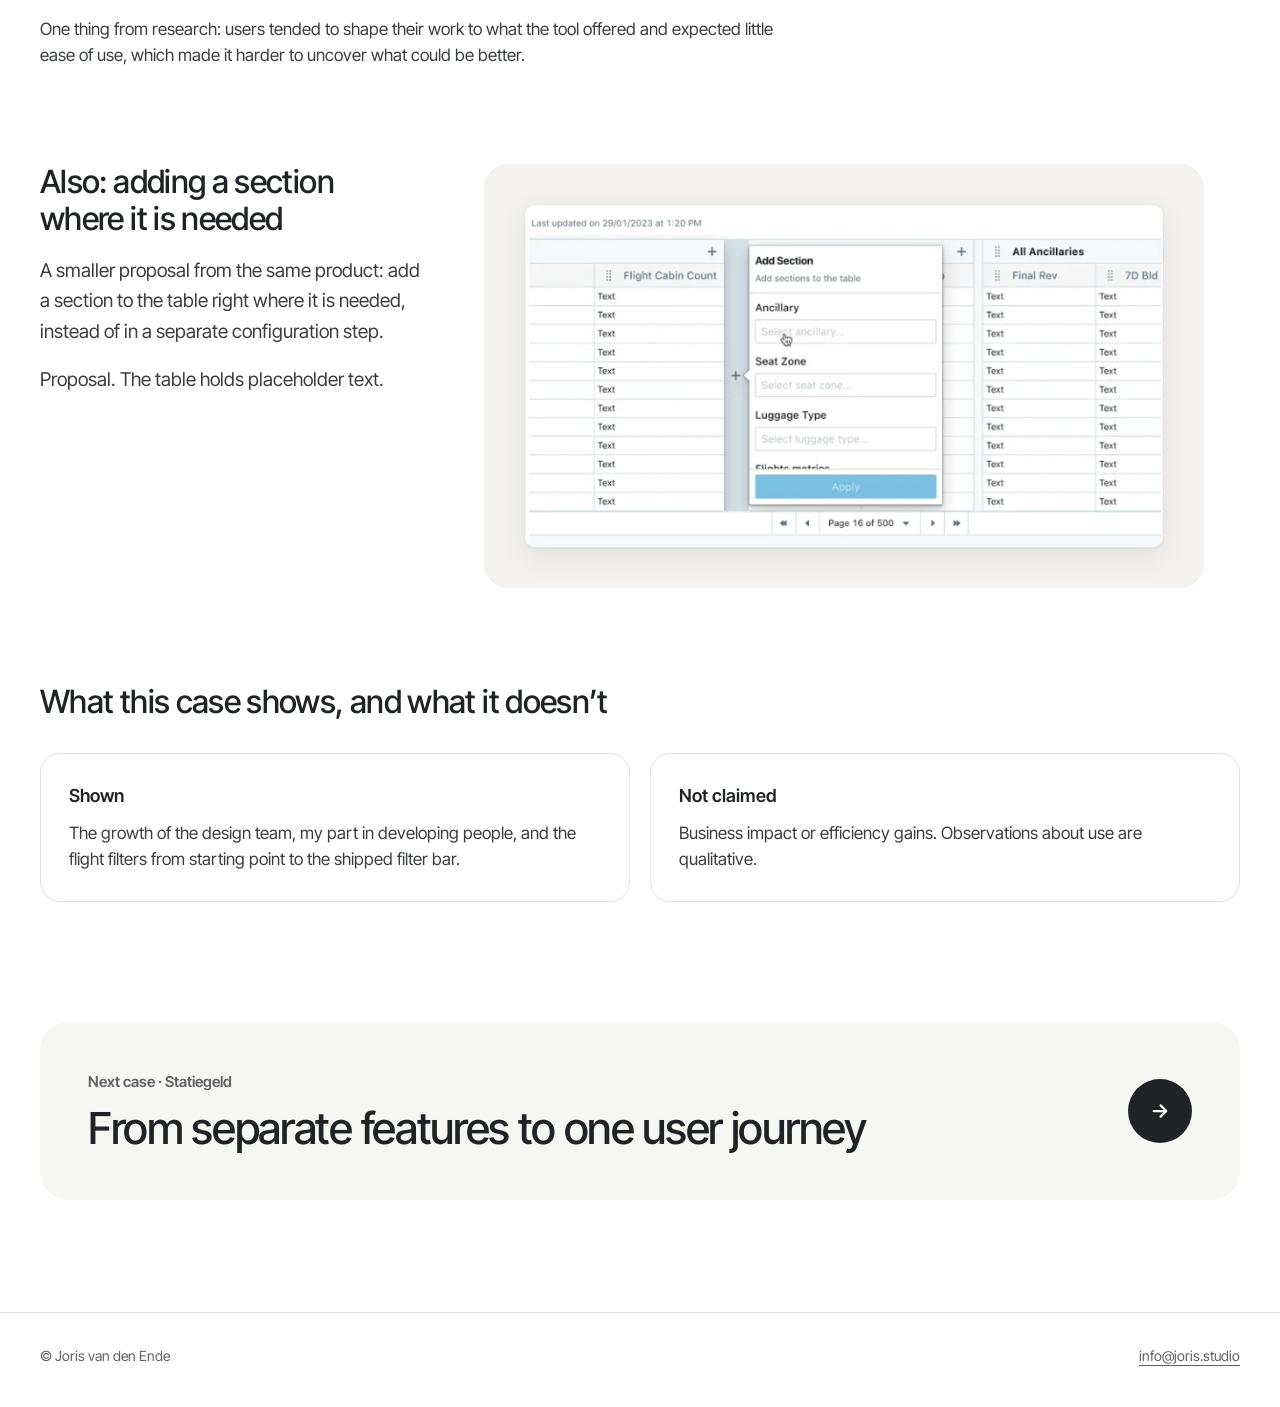
<file: work/flyr-labs/index.html>
<!doctype html>
<html lang="en">
<head>
<meta charset="utf-8">
<meta name="viewport" content="width=device-width, initial-scale=1">
<title>FLYR Labs: building a design team without leaving design behind — Joris van den Ende</title>
<meta name="description" content="Growing design at FLYR from one to seven people while staying hands-on, with the flight filters as an example.">
<link rel="preload" href="../../assets/fonts/inter-tight-latin-wght-normal.woff2" as="font" type="font/woff2" crossorigin>
<link rel="stylesheet" href="../../assets/css/site.css">
</head>
<body>
<a class="skip-link" href="#main">Skip to content</a>

<header class="container site-header">
  <a class="site-header__name" href="../../">Joris van den Ende</a>
  <nav class="site-nav" aria-label="Main">
    <a href="../../#work" aria-current="page">Work</a>
    <a href="../../about/">About</a>
  </nav>
</header>

<main id="main">
  <section class="container case-intro" aria-labelledby="case-title">
    <p class="case-intro__client">FLYR Labs</p>
    <h1 id="case-title">Building a design team without leaving design behind</h1>
    <p class="case-intro__lead">At FLYR, I helped grow design from one to seven people while remaining hands-on in complex SaaS product work. Building team capability and solving interaction problems were part of the same responsibility.</p>
    <dl class="facts">
      <div><dt>Company</dt><dd>FLYR Labs</dd></div>
      <div><dt>Product</dt><dd>Revenue management software for airlines</dd></div>
      <div class="facts__wide"><dt>Role</dt><dd>Head of Design</dd></div>
    </dl>
  </section>

  <section class="container case-section" aria-labelledby="team-title">
    <div class="split">
      <div class="case-section__body">
        <h2 id="team-title">Growing design capability</h2>
        <p class="big-number" aria-label="From one to seven designers">1 → 7</p>
        <p>The design team grew from one to seven people. Team development, mentoring and design system leadership were part of my role, next to designing myself.</p>
      </div>
      <div class="cards" style="margin-top: 0">
        <div class="card">
          <p class="card__label">Mentoring</p>
          <h3>From designer to team lead</h3>
          <p>I coached a designer into the role of design system team lead, in late 2023.</p>
        </div>
        <div class="card">
          <p class="card__label">Direction</p>
          <h3>Through product pivots</h3>
          <p>I led the team through many product pivots between 2022 and 2024.</p>
        </div>
        <div class="card">
          <p class="card__label">Hands-on</p>
          <h3>Enterprise interaction problems</h3>
          <p>I kept designing complex software myself. The flight filters below are one example.</p>
        </div>
      </div>
    </div>
  </section>

  <section class="container case-section" aria-labelledby="filters-title">
    <div class="split">
      <h2 id="filters-title">Hands-on: making complex flight filters readable and editable</h2>
      <div class="case-section__body">
        <p>Airlines keep adjusting prices and seat availability per flight, and revenue teams analyse thousands of flights to decide where to act. FLYR builds AI-driven revenue management software for them.</p>
        <p>This project redesigned how analysts filter down to the flights that matter: a query editor for selecting flights by combining conditions with AND, OR, NOT and groups.</p>
      </div>
    </div>
    <figure class="stage stage--wide" style="margin-top: 32px">
      <img class="screen" src="../../assets/img/flyr-final.webp" width="1438" height="292" loading="lazy" alt="Final design: the filter bar expanded for editing, with conditions such as OW Market PHXSFO, Not, Influence ID PAA-100, Dep Month and LF Act joined by And and Or, in grouped rows.">
      <figcaption>Final design: the filter bar expanded for editing, above the analysis it filters.</figcaption>
    </figure>
  </section>

  <section class="container case-section" aria-labelledby="start-title">
    <div class="split">
      <div class="case-section__body">
        <h2 id="start-title">A list of filters could no longer express the selection</h2>
        <p>The original interface split filtering in two: a drawer on the right to choose and apply filters, and a strip above the table showing what was active.</p>
        <p>A flat list could add filters, but had no way to express alternatives, exclusions or groups.</p>
        <div class="query" aria-label="Schema, not part of the interface">
          <p>A list: every filter adds to the selection</p>
          <div class="query__row"><span class="chip">Yield · Act.</span><span class="chip">LF</span><span class="chip">Market</span></div>
          <p>Needed: alternatives, exclusions and groups</p>
          <div class="query__row"><span class="paren">(</span><span class="chip">Market A</span><span class="op">OR</span><span class="chip">Market B</span><span class="paren">)</span><span class="op">AND NOT</span><span class="chip">Influence ID</span></div>
        </div>
      </div>
      <div class="shots">
        <figure>
          <img class="screen" src="../../assets/img/flyr-before.webp" width="1400" height="846" loading="lazy" alt="The analysis screen before the redesign: a single RT Market AKLSIN filter above a pivot table, build curves chart and a large flights table.">
          <figcaption><b>Before.</b> The analysis screen, with a single filter above the results.</figcaption>
        </figure>
        <div class="shots shots--side">
          <figure>
            <img class="screen" src="../../assets/img/flyr-filter-strip.webp" width="1135" height="266" loading="lazy" alt="The filter strip above the pivot table, showing Yield Act., LF and Market 12, and 85 of 27,554 flights.">
            <figcaption><b>Filter strip.</b> The active selection, above the table.</figcaption>
          </figure>
          <figure>
            <img class="screen screen--narrow" src="../../assets/img/flyr-drawer-original.webp" width="213" height="684" loading="lazy" alt="The original filter drawer: a search field, filter categories such as Departure window, Passenger market, Load Factor and Yield, and an Apply button.">
            <figcaption><b>Drawer.</b> Choose filters and apply them.</figcaption>
          </figure>
        </div>
      </div>
    </div>
  </section>

  <section class="container case-section" aria-labelledby="explored-title">
    <div class="split">
      <div class="case-section__body">
        <h2 id="explored-title">Keeping everything in the drawer made the logic harder to follow</h2>
        <p>One explored direction kept the applied conditions, the operators and groups, and the filter catalogue in one narrow column. Conditions stacked, joined by Not or And; a shaded block grouped conditions that belonged together.</p>
        <p>The query had to be read top to bottom, between controls and the filter catalogue.</p>
        <p class="step__look">One of three explored drawer designs. Its bottom actions are placeholders.</p>
      </div>
      <figure class="stage">
        <img class="screen" src="../../assets/img/flyr-drawer-explored.webp" width="360" height="755" loading="lazy" alt="Explored drawer with an Applied section: OW Market, Not, Influence ID, And, and a grouped pair of Departure Month conditions, above a Market filter section." style="max-width: 300px; margin-inline: auto">
        <figcaption>Explored direction, not the shipped solution.</figcaption>
      </figure>
    </div>
  </section>

  <section class="container case-section" aria-labelledby="decision-title">
    <div class="split">
      <h2 id="decision-title">Separate choosing filters from composing the query</h2>
      <div class="case-section__body">
        <p>The drawer stays the place to find and pick filters. The query itself moves out of the drawer into its own editor above the results, where there is room to read and combine the conditions with And, Or, Not and groups.</p>
      </div>
    </div>
    <figure class="stage stage--wide" style="margin-top: 32px">
      <img class="screen" src="../../assets/img/flyr-separate.webp" width="1392" height="560" loading="lazy" alt="Analysis screen with the query editor open above the results, conditions such as NDO, LF XD Bld Act, LAC Value and Final LF Exp joined by And, and the filter drawer on the right with categories such as Market, Flight and Departure Date.">
      <figcaption>Compose the query above the results (centre); choose conditions in the drawer (right).</figcaption>
    </figure>
  </section>

  <section class="container case-section" aria-labelledby="states-title">
    <div class="split">
      <h2 id="states-title">Give editing space, then return attention to the results</h2>
      <div class="case-section__body">
        <p>A query needs room while it changes, and very little once it is applied. The filter bar expands for editing and collapses to one line for reviewing.</p>
        <p class="step__look">Examples of each state from different screens, not one sequence.</p>
      </div>
    </div>
    <div class="stage stage--wide shots" style="margin-top: 32px">
      <figure>
        <img class="screen" src="../../assets/img/flyr-expanded.webp" width="742" height="255" loading="lazy" alt="Expanded filter bar: rows of conditions joined by Not, And and Or, with Reset, Clear All, Cancel and Apply." style="max-width: 742px">
        <figcaption><b>Editing.</b> Expanded: room to read and change every condition.</figcaption>
      </figure>
      <figure>
        <img class="screen" src="../../assets/img/flyr-collapsed.webp" width="1392" height="86" loading="lazy" alt="Collapsed filter bar on one line: OW Market PHXSFO, Not, Influence ID PAA-100, And, with an Expand link.">
        <figcaption><b>Reviewing.</b> Collapsed to one line once applied.</figcaption>
      </figure>
      <figure>
        <img class="screen" src="../../assets/img/flyr-groups.webp" width="760" height="37" loading="lazy" alt="Detail of a filter group with two conditions and a nested subgroup, using generic Title Subtitle labels." style="max-width: 760px">
        <figcaption><b>Structure.</b> Groups and subgroups, shown with generic labels.</figcaption>
      </figure>
    </div>
  </section>

  <section class="container case-section" aria-labelledby="use-title">
    <h2 id="use-title">What we learned from use</h2>
    <p class="step__look" style="margin-top: 8px">Qualitative observations from demos and use after launch. No usage figures.</p>
    <div class="cards">
      <div class="card"><p class="card__label">Before launch</p><h3>Eager to have it</h3><p>In the first demos, users already couldn’t wait for it to be introduced.</p></div>
      <div class="card"><p class="card__label">After launch</p><h3>Picked up quickly</h3><p>Once live, the filters were used a lot and people picked them up fast.</p></div>
      <div class="card"><p class="card__label">Compared to</p><h3>More intuitive than spreadsheets</h3><p>It matched what users needed, and felt more intuitive than filtering in Excel and other table tools.</p></div>
    </div>
  </section>

  <section class="container case-section" aria-labelledby="carry-title">
    <h2 id="carry-title">What I would carry into the next complex tool</h2>
    <ol class="lessons">
      <li><span class="lessons__num">01</span><div><h3>Give each task its own place</h3><p>Picking filters and composing their logic are different jobs. Separating them made both clearer.</p></div></li>
      <li><span class="lessons__num">02</span><div><h3>Design for the edit and for the glance</h3><p>A query needs space while it changes, and very little once it is applied.</p></div></li>
      <li><span class="lessons__num">03</span><div><h3>Keep the parts consistent</h3><p>Chips that look alike but each have a clear role keep long queries scannable.</p></div></li>
    </ol>
    <p style="margin-top: 20px; max-width: 46rem; color: var(--ink-2)">One thing from research: users tended to shape their work to what the tool offered and expected little ease of use, which made it harder to uncover what could be better.</p>
  </section>

  <section class="container case-section" aria-labelledby="also-title">
    <div class="split">
      <div class="case-section__body">
        <h2 id="also-title">Also: adding a section where it is needed</h2>
        <p>A smaller proposal from the same product: add a section to the table right where it is needed, instead of in a separate configuration step.</p>
        <p class="step__look">Proposal. The table holds placeholder text.</p>
      </div>
      <figure class="stage stage--wide">
        <img class="screen" src="../../assets/img/flyr-add-section.webp" width="728" height="390" loading="lazy" alt="Proposal: an ‘Add Section’ panel opened inside the table, with fields for Ancillary, Seat Zone and Luggage Type.">
      </figure>
    </div>
  </section>

  <section class="container case-section" aria-labelledby="result-title">
    <h2 id="result-title">What this case shows, and what it doesn’t</h2>
    <div class="limits">
      <div class="limit">
        <h3>Shown</h3>
        <p>The growth of the design team, my part in developing people, and the flight filters from starting point to the shipped filter bar.</p>
      </div>
      <div class="limit">
        <h3>Not claimed</h3>
        <p>Business impact or efficiency gains. Observations about use are qualitative.</p>
      </div>
    </div>
  </section>

  <nav class="container next-case" aria-label="Next case">
    <a href="../statiegeld-leadership/">
      <span class="next-case__text">
        <span class="next-case__label">Next case · Statiegeld</span>
        <span class="next-case__title">From separate features to one user journey</span>
      </span>
      <span class="next-case__icon"><svg class="icon" aria-hidden="true" viewBox="0 0 16 16" fill="none" stroke="currentColor" stroke-width="1.8" stroke-linecap="round" stroke-linejoin="round"><path d="M3 8h10M8.5 3.5 13 8l-4.5 4.5"/></svg></span>
    </a>
  </nav>
</main>

<footer class="container site-footer site-footer--rule">
  <p>© Joris van den Ende</p>
  <a href="mailto:info@joris.studio">info@joris.studio</a>
</footer>
</body>
</html>
</file>
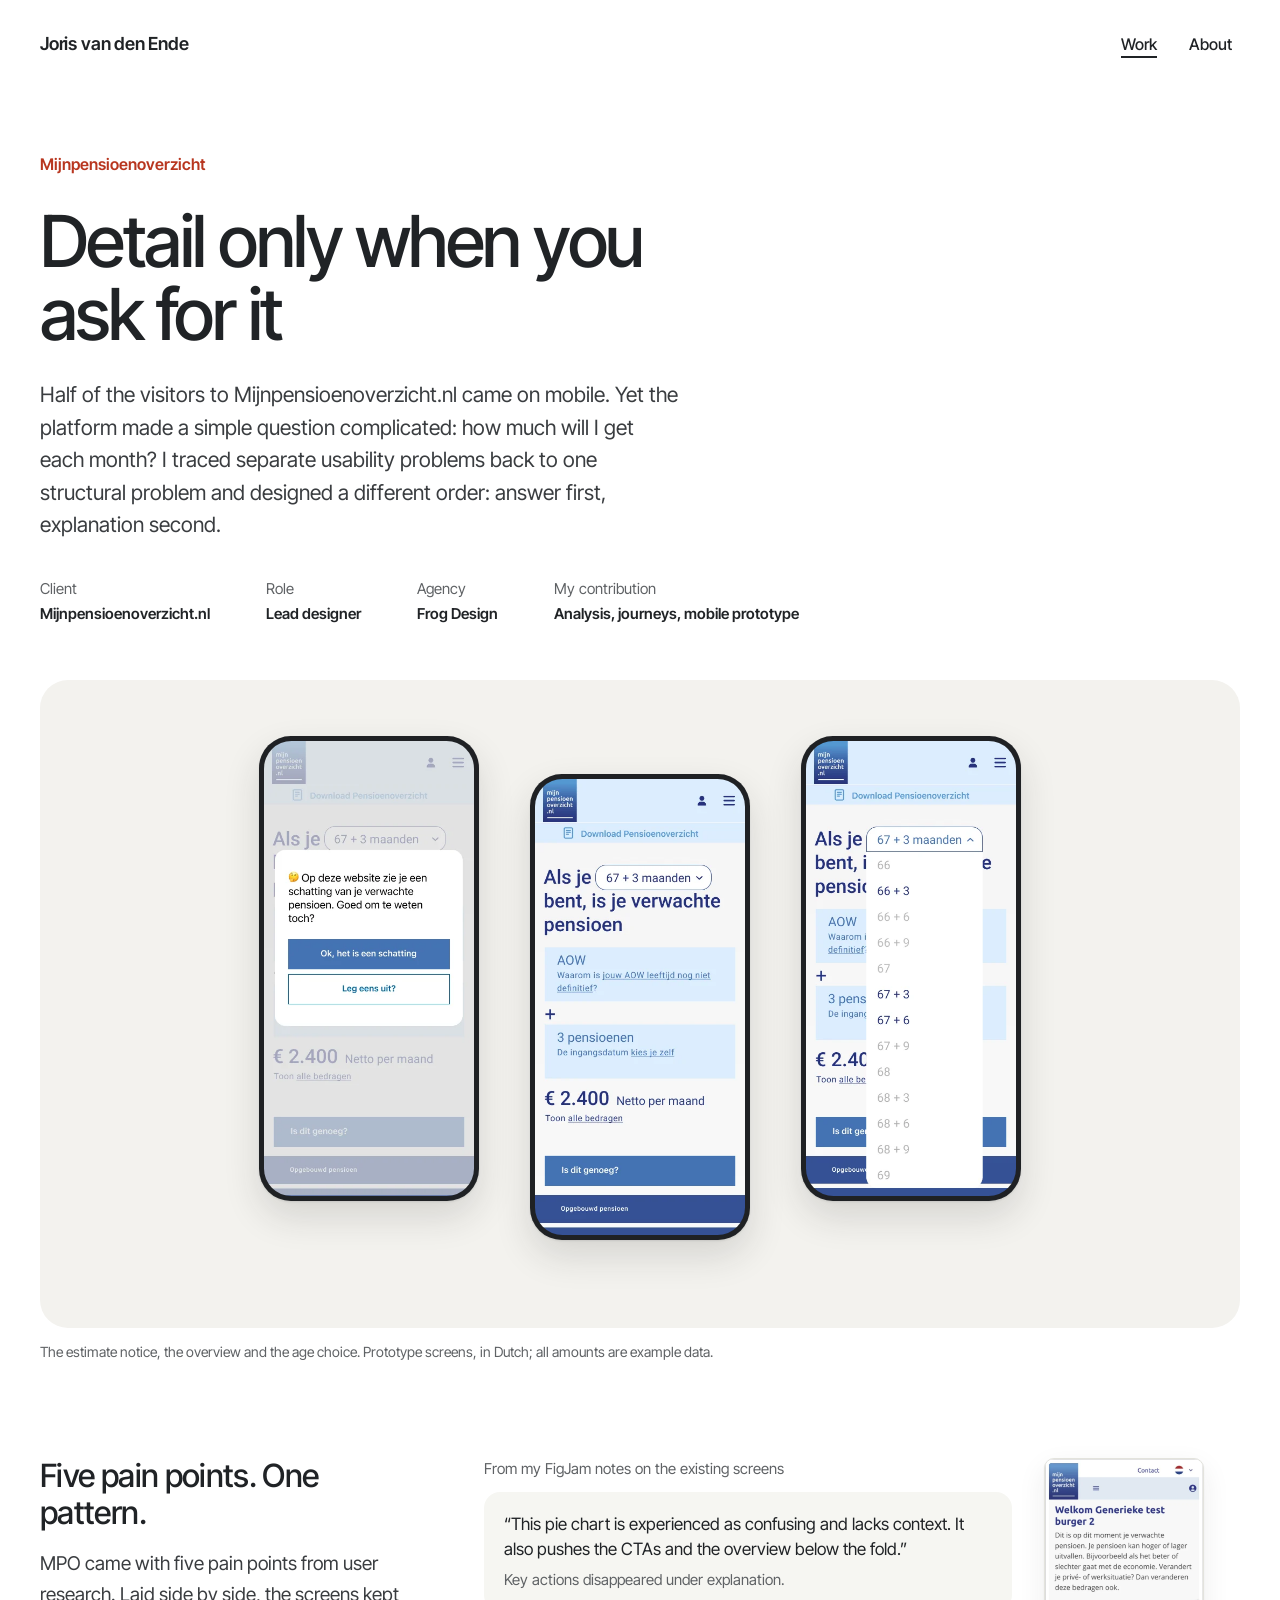
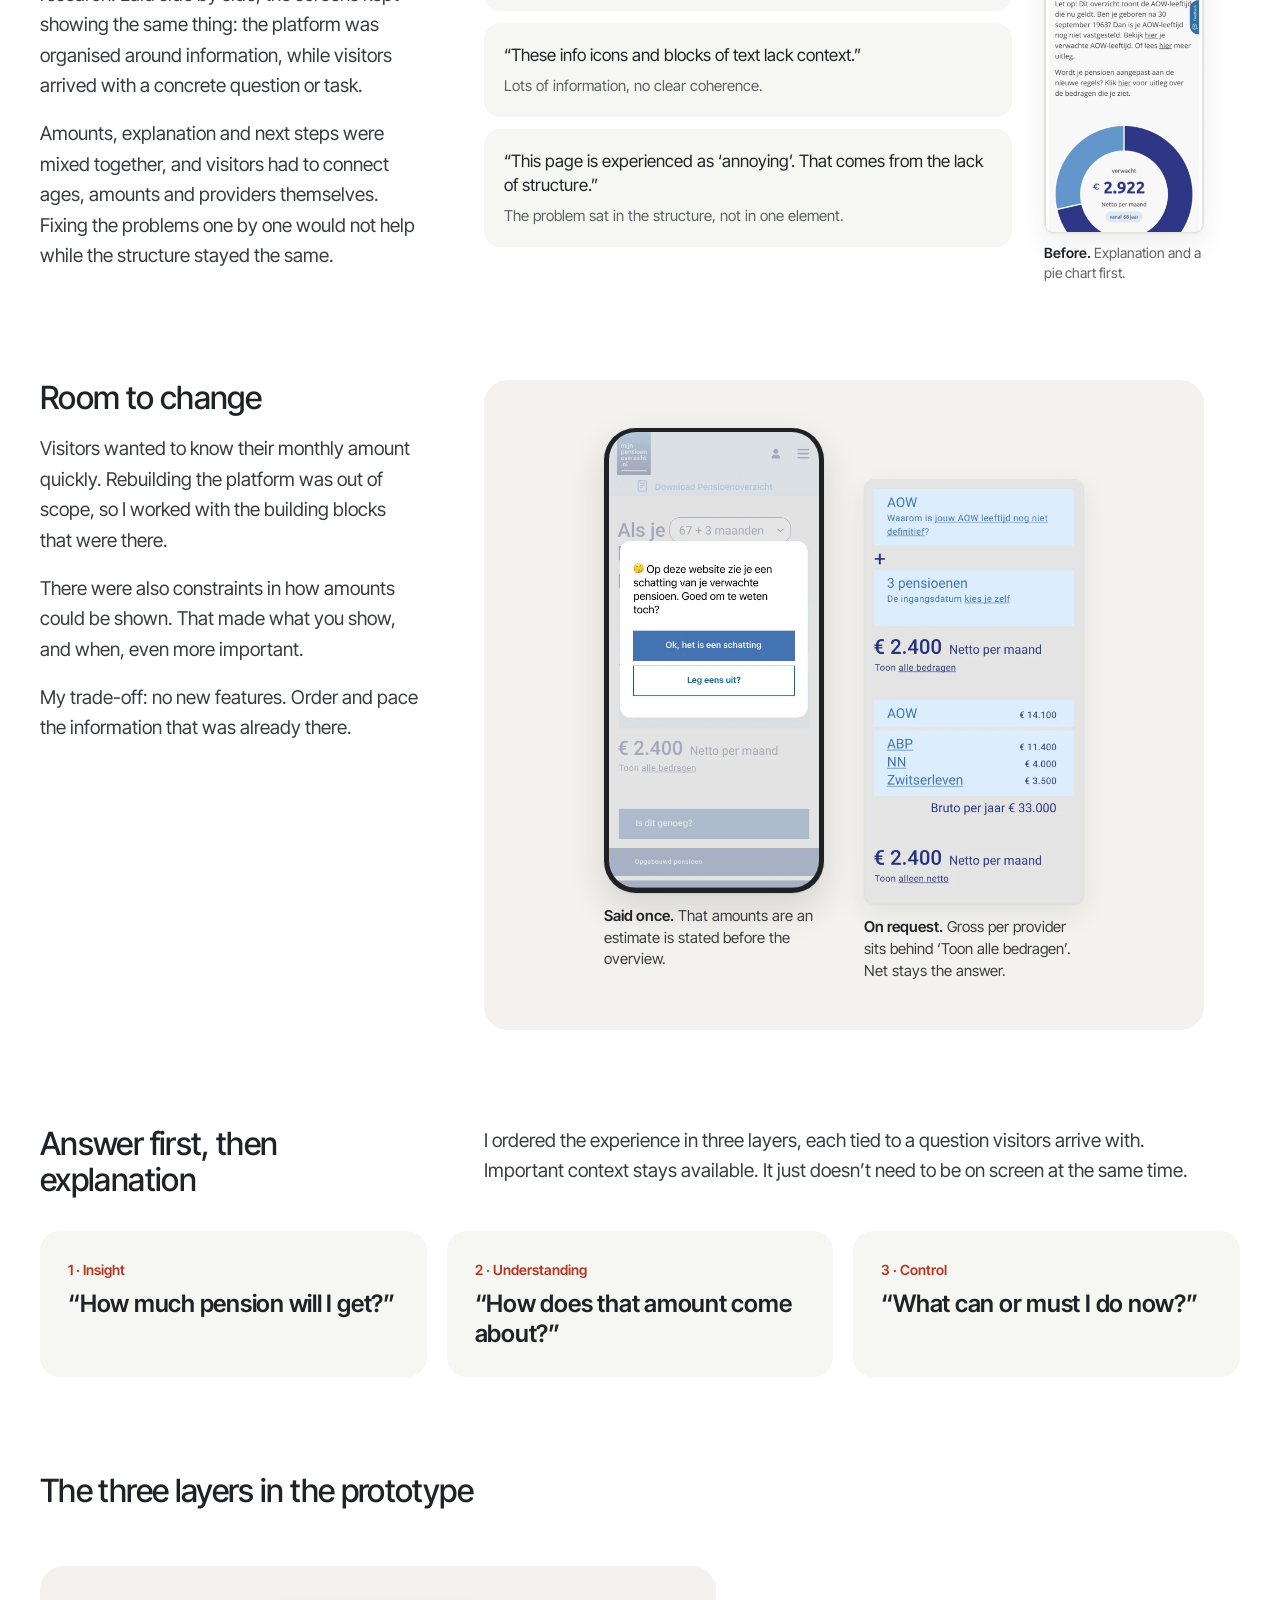
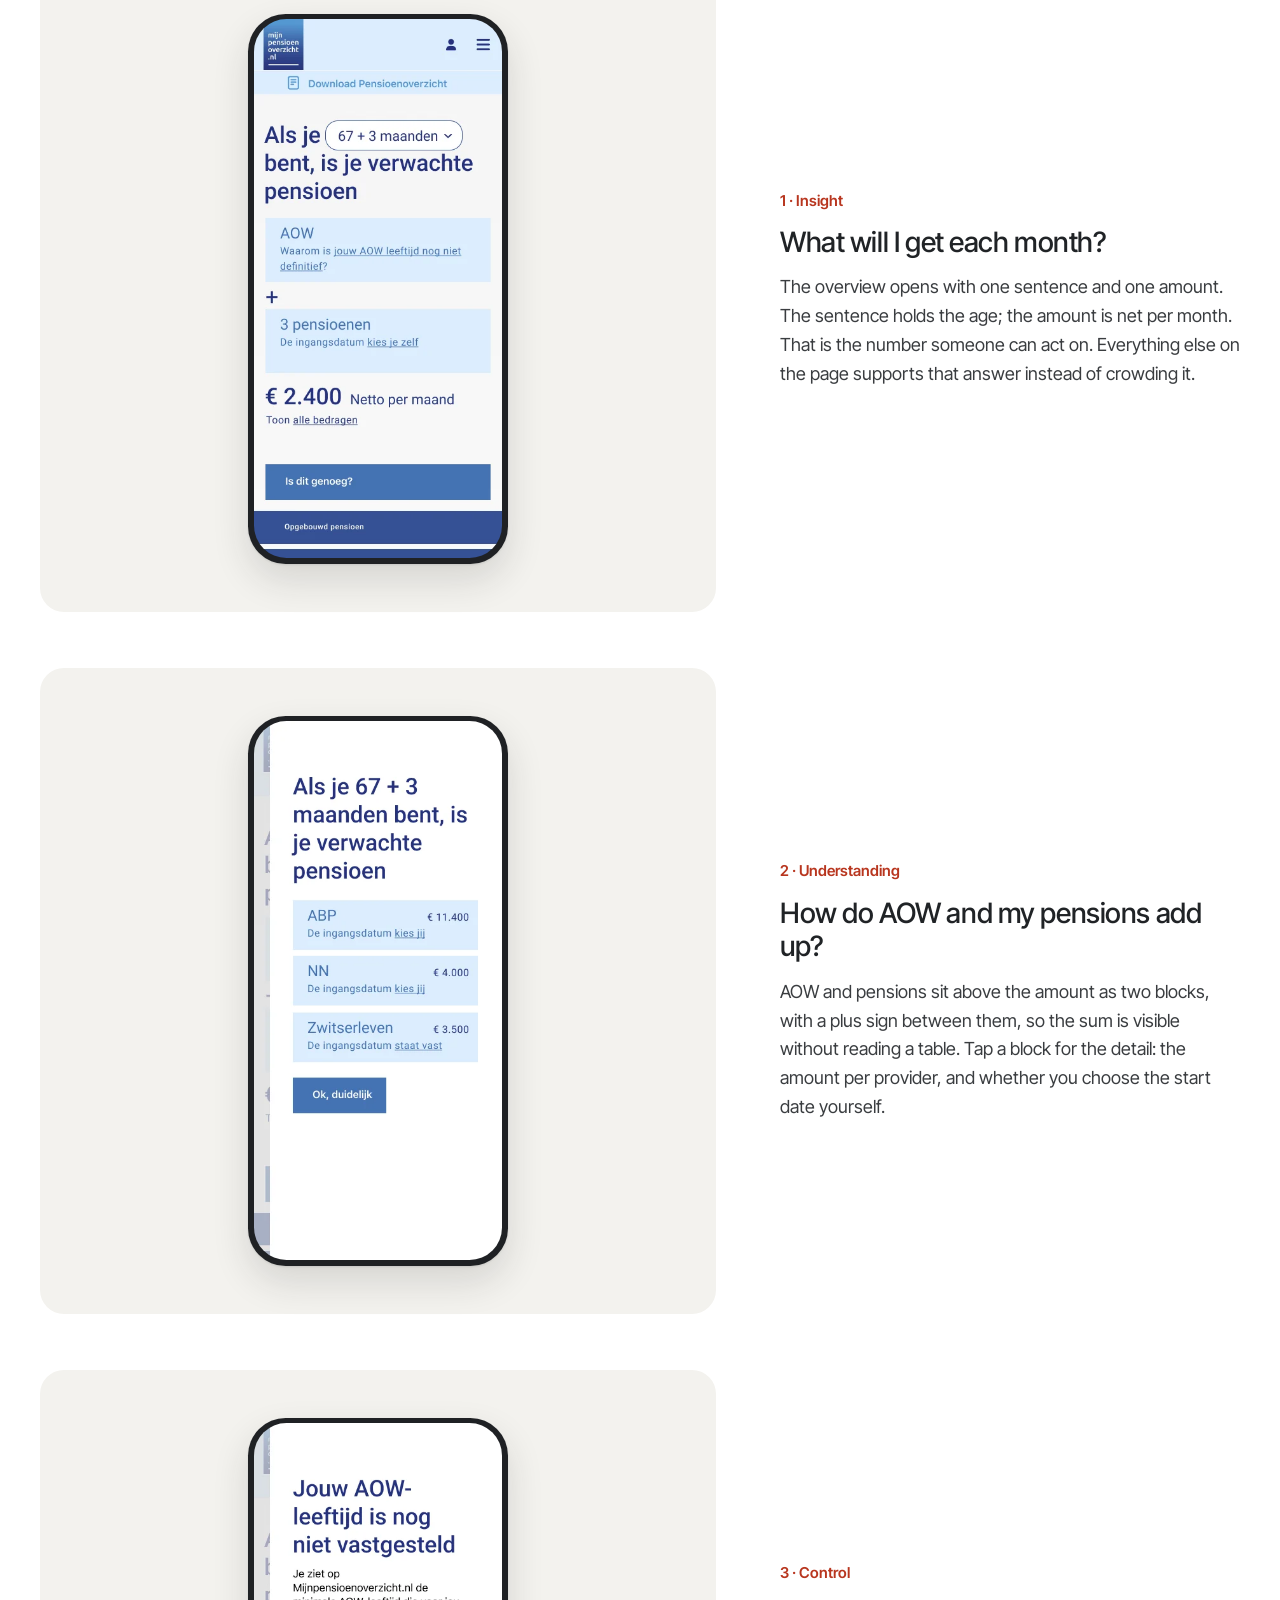
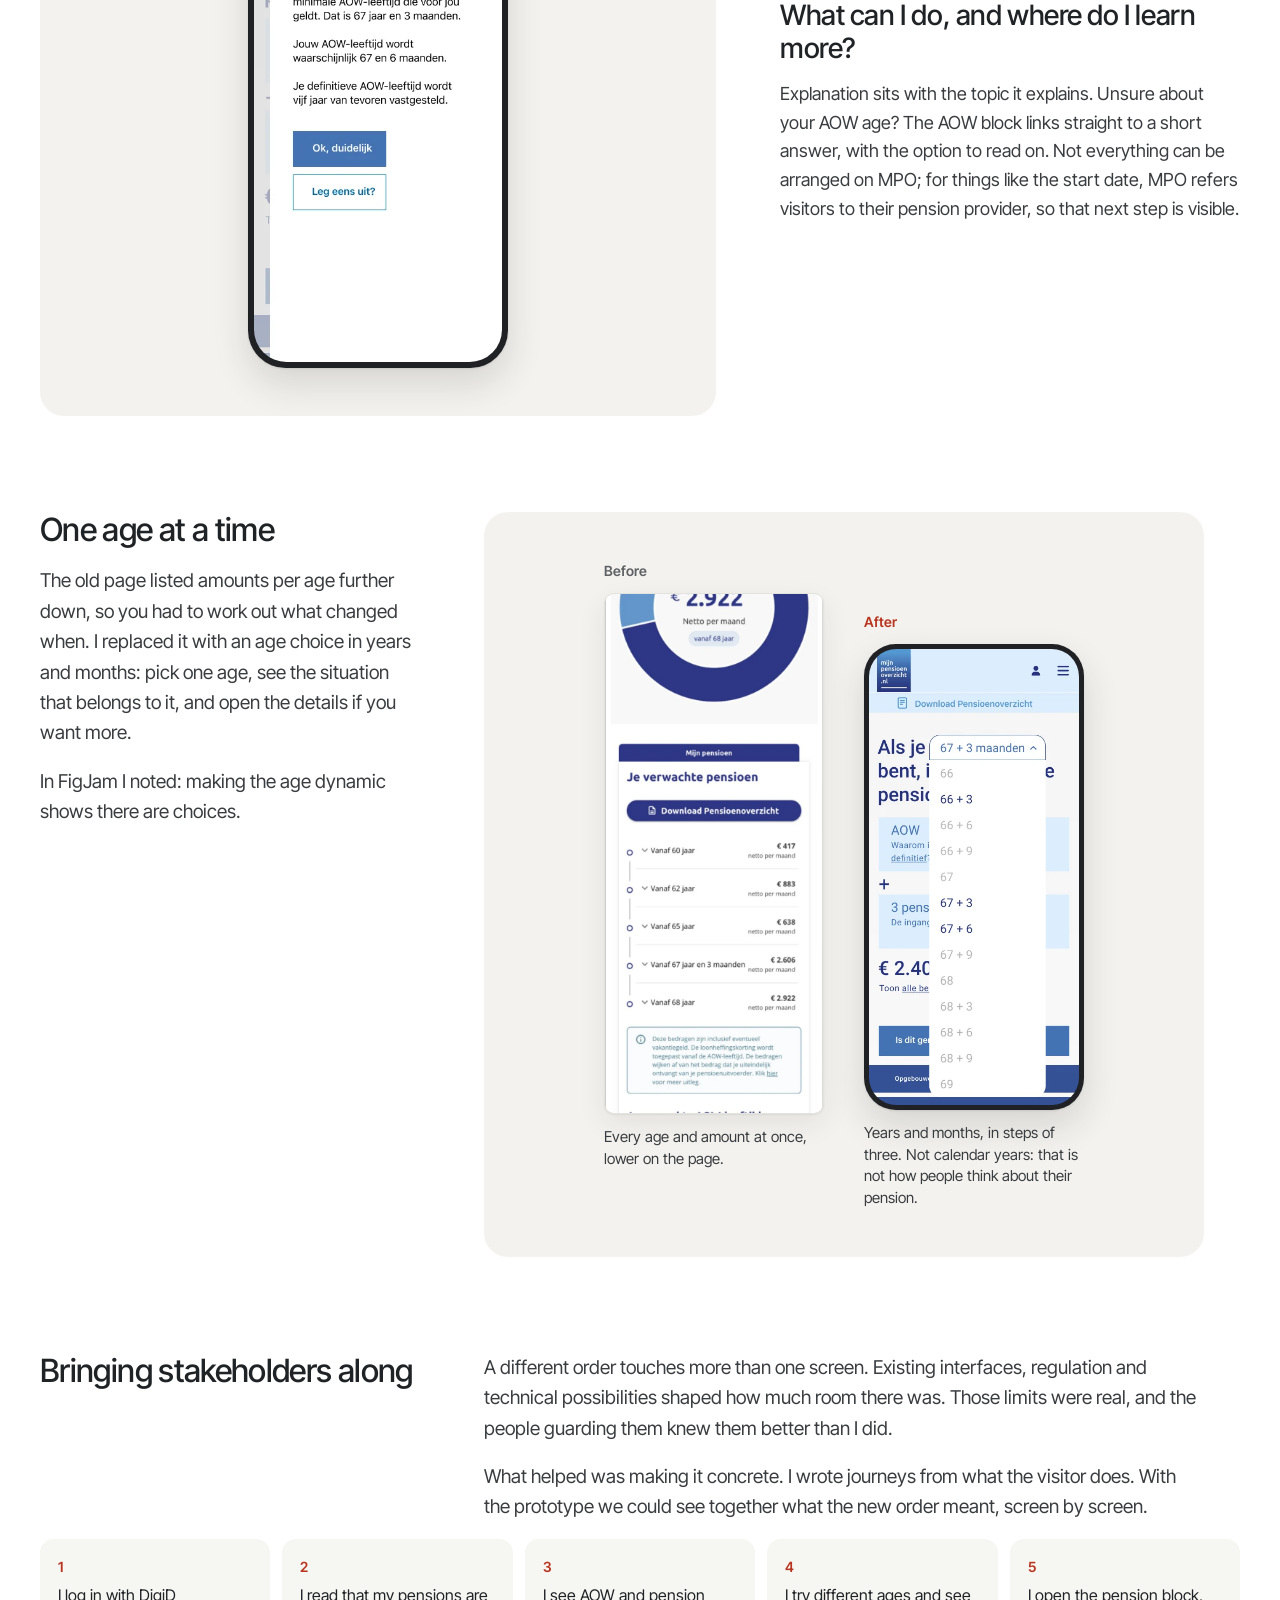
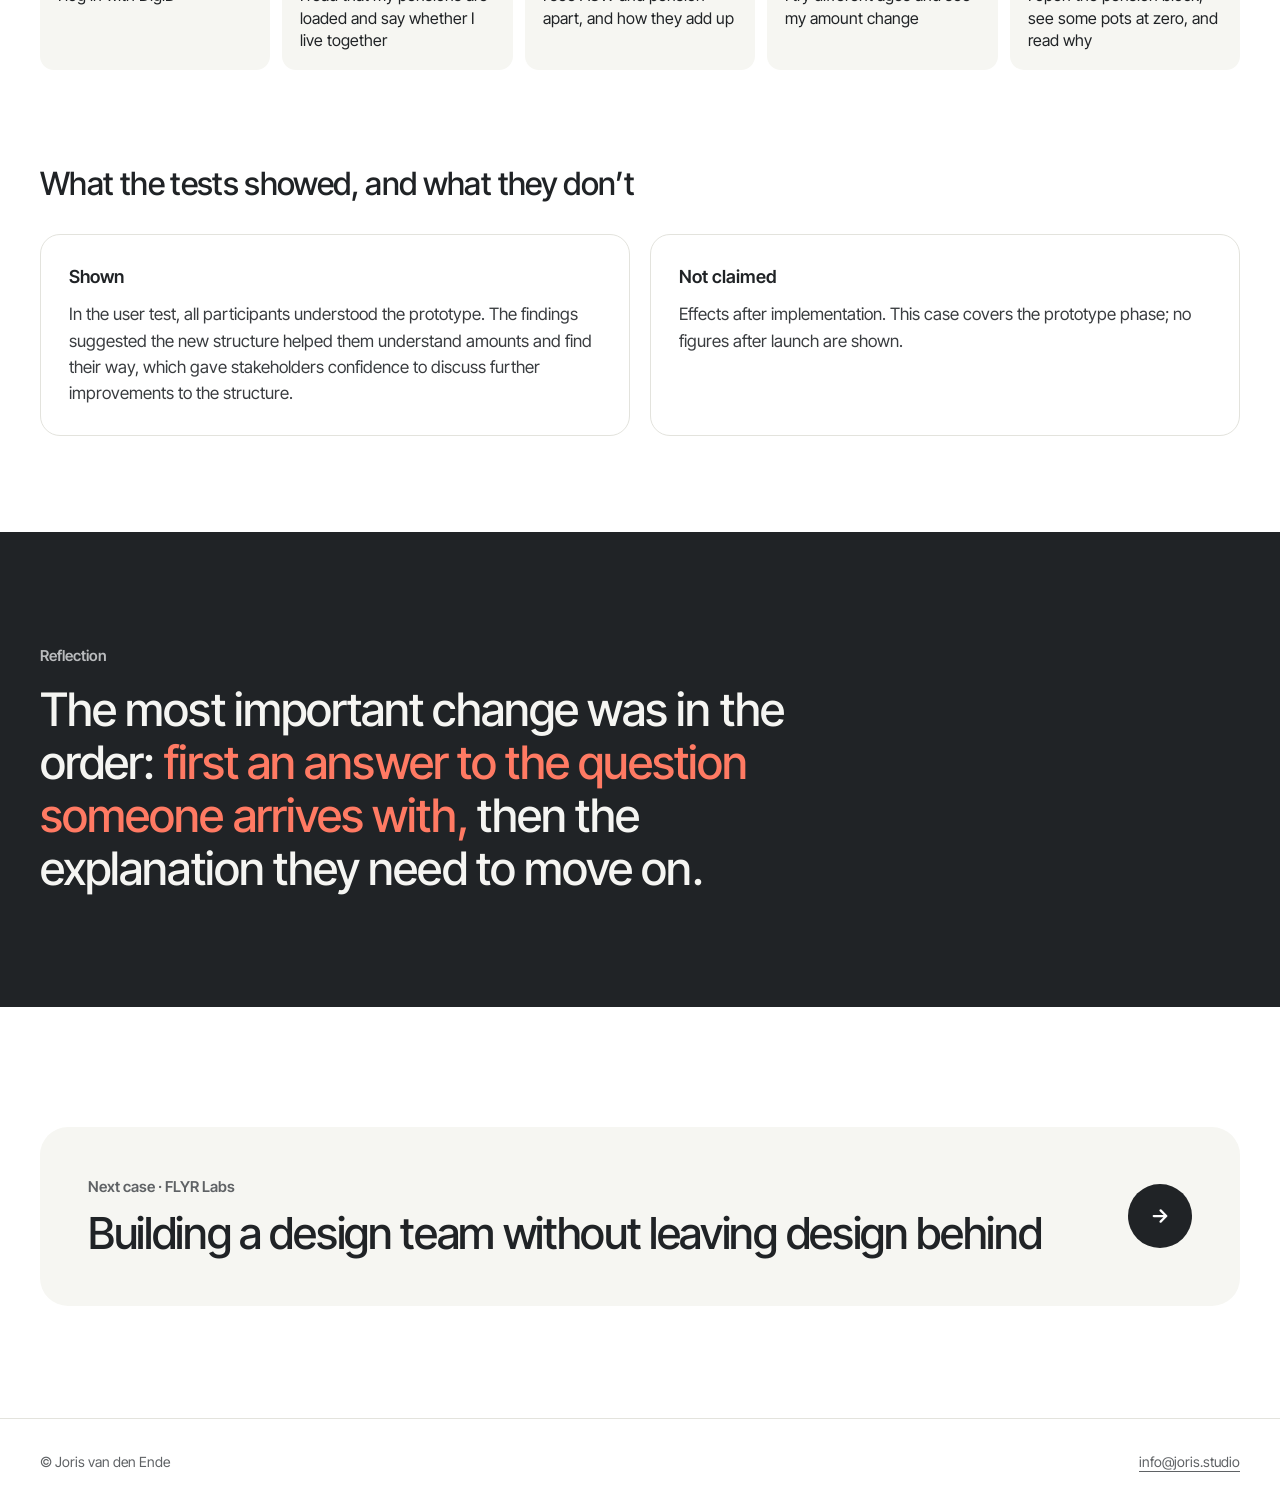
<file: work/mijnpensioenoverzicht/index.html>
<!doctype html>
<html lang="en">
<head>
<meta charset="utf-8">
<meta name="viewport" content="width=device-width, initial-scale=1">
<title>Mijnpensioenoverzicht: detail only when you ask for it — Joris van den Ende</title>
<meta name="description" content="Tracing five usability problems back to one structural problem, and redesigning the pension overview around one clear answer.">
<link rel="preload" href="../../assets/fonts/inter-tight-latin-wght-normal.woff2" as="font" type="font/woff2" crossorigin>
<link rel="stylesheet" href="../../assets/css/site.css">
</head>
<body>
<a class="skip-link" href="#main">Skip to content</a>

<header class="container site-header">
  <a class="site-header__name" href="../../">Joris van den Ende</a>
  <nav class="site-nav" aria-label="Main">
    <a href="../../#work" aria-current="page">Work</a>
    <a href="../../about/">About</a>
  </nav>
</header>

<main id="main">
  <section class="container case-intro" aria-labelledby="case-title">
    <p class="case-intro__client">Mijnpensioenoverzicht</p>
    <h1 id="case-title">Detail only when you ask for it</h1>
    <p class="case-intro__lead">Half of the visitors to Mijnpensioenoverzicht.nl came on mobile. Yet the platform made a simple question complicated: how much will I get each month? I traced separate usability problems back to one structural problem and designed a different order: answer first, explanation second.</p>
    <dl class="facts">
      <div><dt>Client</dt><dd>Mijnpensioenoverzicht.nl</dd></div>
      <div><dt>Role</dt><dd>Lead designer</dd></div>
      <div><dt>Agency</dt><dd>Frog Design</dd></div>
      <div class="facts__wide"><dt>My contribution</dt><dd>Analysis, journeys, mobile prototype</dd></div>
    </dl>
  </section>

  <figure class="container case-hero">
    <div class="case-hero__stage phone-row">
      <div class="phone"><img src="../../assets/img/mpo-estimate.webp" width="390" height="845" fetchpriority="high" alt="Notice before the overview: ‘Op deze website zie je een schatting van je verwachte pensioen’, with ‘Ok, het is een schatting’ and ‘Leg eens uit?’."></div>
      <div class="phone phone--extra"><img src="../../assets/img/mpo-overview.webp" width="390" height="845" alt="The new overview: ‘Als je 67 + 3 maanden bent, is je verwachte pensioen’, AOW plus three pensions, € 2.400 net per month."></div>
      <div class="phone"><img src="../../assets/img/mpo-age-open.webp" width="390" height="845" fetchpriority="high" alt="The age choice open, listing ages from 66 to 69 in steps of three months."></div>
    </div>
    <figcaption>The estimate notice, the overview and the age choice. Prototype screens, in Dutch; all amounts are example data.</figcaption>
  </figure>

  <section class="container case-section" aria-labelledby="problem-title">
    <div class="split">
      <div class="case-section__body">
        <h2 id="problem-title">Five pain points. One pattern.</h2>
        <p>MPO came with five pain points from user research. Laid side by side, the screens kept showing the same thing: the platform was organised around information, while visitors arrived with a concrete question or task.</p>
        <p>Amounts, explanation and next steps were mixed together, and visitors had to connect ages, amounts and providers themselves. Fixing the problems one by one would not help while the structure stayed the same.</p>
      </div>
      <div class="shots shots--side">
        <div class="quotes">
          <p class="step__look">From my FigJam notes on the existing screens</p>
          <div class="quote">
            <blockquote>“This pie chart is experienced as confusing and lacks context. It also pushes the CTAs and the overview below the fold.”</blockquote>
            <p>Key actions disappeared under explanation.</p>
          </div>
          <div class="quote">
            <blockquote>“These info icons and blocks of text lack context.”</blockquote>
            <p>Lots of information, no clear coherence.</p>
          </div>
          <div class="quote">
            <blockquote>“This page is experienced as ‘annoying’. That comes from the lack of structure.”</blockquote>
            <p>The problem sat in the structure, not in one element.</p>
          </div>
        </div>
        <figure class="shot">
          <img class="flat" src="../../assets/img/mpo-before-intro.webp" width="600" height="1417" loading="lazy" alt="The existing site: an introduction text, then a donut chart showing € 2.922 net per month.">
          <figcaption><b>Before.</b> Explanation and a pie chart first.</figcaption>
        </figure>
      </div>
    </div>
  </section>

  <section class="container case-section" aria-labelledby="room-title">
    <div class="split">
      <div class="case-section__body">
        <h2 id="room-title">Room to change</h2>
        <p>Visitors wanted to know their monthly amount quickly. Rebuilding the platform was out of scope, so I worked with the building blocks that were there.</p>
        <p>There were also constraints in how amounts could be shown. That made what you show, and when, even more important.</p>
        <p>My trade-off: no new features. Order and pace the information that was already there.</p>
      </div>
      <div class="evidence phone-pair">
        <figure class="shot">
          <div class="phone"><img src="../../assets/img/mpo-estimate.webp" width="390" height="845" loading="lazy" alt="The estimate notice: ‘Op deze website zie je een schatting van je verwachte pensioen’."></div>
          <figcaption><b>Said once.</b> That amounts are an estimate is stated before the overview.</figcaption>
        </figure>
        <figure class="shot">
          <img class="flat" src="../../assets/img/mpo-breakdown.webp" width="386" height="750" loading="lazy" alt="‘Toon alle bedragen’ opened: AOW € 14.100, ABP € 11.400, NN € 4.000 and Zwitserleven € 3.500, gross per year € 33.000 and € 2.400 net per month.">
          <figcaption><b>On request.</b> Gross per provider sits behind ‘Toon alle bedragen’. Net stays the answer.</figcaption>
        </figure>
      </div>
    </div>
  </section>

  <section class="container case-section" aria-labelledby="order-title">
    <div class="split">
      <h2 id="order-title">Answer first, then explanation</h2>
      <div class="case-section__body">
        <p>I ordered the experience in three layers, each tied to a question visitors arrive with. Important context stays available. It just doesn’t need to be on screen at the same time.</p>
      </div>
    </div>
    <div class="cards">
      <div class="card"><p class="card__label">1 · Insight</p><h3>“How much pension will I get?”</h3></div>
      <div class="card"><p class="card__label">2 · Understanding</p><h3>“How does that amount come about?”</h3></div>
      <div class="card"><p class="card__label">3 · Control</p><h3>“What can or must I do now?”</h3></div>
    </div>
  </section>

  <section class="container case-section" aria-labelledby="flow-title">
    <h2 id="flow-title">The three layers in the prototype</h2>
    <div class="steps">
      <article class="step">
        <div class="step__media">
          <div class="phone"><img src="../../assets/img/mpo-overview.webp" width="390" height="845" loading="lazy" alt="Overview: ‘Als je 67 + 3 maanden bent, is je verwachte pensioen’, the AOW and pensions blocks, and € 2.400 net per month."></div>
        </div>
        <div class="step__text">
          <p class="step__num">1 · Insight</p>
          <h3>What will I get each month?</h3>
          <p>The overview opens with one sentence and one amount. The sentence holds the age; the amount is net per month. That is the number someone can act on. Everything else on the page supports that answer instead of crowding it.</p>
        </div>
      </article>

      <article class="step">
        <div class="step__media">
          <div class="phone"><img src="../../assets/img/mpo-providers.webp" width="390" height="845" loading="lazy" alt="Pensions panel at 67 + 3 months: ABP € 11.400, NN € 4.000 and Zwitserleven € 3.500, each with its start date."></div>
        </div>
        <div class="step__text">
          <p class="step__num">2 · Understanding</p>
          <h3>How do AOW and my pensions add up?</h3>
          <p>AOW and pensions sit above the amount as two blocks, with a plus sign between them, so the sum is visible without reading a table. Tap a block for the detail: the amount per provider, and whether you choose the start date yourself.</p>
        </div>
      </article>

      <article class="step">
        <div class="step__media">
          <div class="phone"><img src="../../assets/img/mpo-aow.webp" width="390" height="845" loading="lazy" alt="Explanation: ‘Jouw AOW-leeftijd is nog niet vastgesteld’, with ‘Ok, duidelijk’ and ‘Leg eens uit?’."></div>
        </div>
        <div class="step__text">
          <p class="step__num">3 · Control</p>
          <h3>What can I do, and where do I learn more?</h3>
          <p>Explanation sits with the topic it explains. Unsure about your AOW age? The AOW block links straight to a short answer, with the option to read on. Not everything can be arranged on MPO; for things like the start date, MPO refers visitors to their pension provider, so that next step is visible.</p>
        </div>
      </article>
    </div>
  </section>

  <section class="container case-section" aria-labelledby="age-title">
    <div class="split">
      <div class="case-section__body">
        <h2 id="age-title">One age at a time</h2>
        <p>The old page listed amounts per age further down, so you had to work out what changed when. I replaced it with an age choice in years and months: pick one age, see the situation that belongs to it, and open the details if you want more.</p>
        <p>In FigJam I noted: making the age dynamic shows there are choices.</p>
      </div>
      <div class="evidence phone-pair">
        <figure class="shot">
          <p class="label-before">Before</p>
          <img class="flat" src="../../assets/img/mpo-before-amounts.webp" width="600" height="1428" loading="lazy" alt="The existing site: a list of net amounts per starting age, from 60 to 68.">
          <figcaption>Every age and amount at once, lower on the page.</figcaption>
        </figure>
        <figure class="shot">
          <p class="label-after">After</p>
          <div class="phone"><img src="../../assets/img/mpo-age-open.webp" width="390" height="845" loading="lazy" alt="The age choice open, with ages from 66 to 69 in steps of three months."></div>
          <figcaption>Years and months, in steps of three. Not calendar years: that is not how people think about their pension.</figcaption>
        </figure>
      </div>
    </div>
  </section>

  <section class="container case-section" aria-labelledby="people-title">
    <div class="split">
      <h2 id="people-title">Bringing stakeholders along</h2>
      <div class="case-section__body">
        <p>A different order touches more than one screen. Existing interfaces, regulation and technical possibilities shaped how much room there was. Those limits were real, and the people guarding them knew them better than I did.</p>
        <p>What helped was making it concrete. I wrote journeys from what the visitor does. With the prototype we could see together what the new order meant, screen by screen.</p>
      </div>
    </div>
    <ol class="journey" aria-label="The main journey, from the visitor’s point of view">
      <li>I log in with DigiD</li>
      <li>I read that my pensions are loaded and say whether I live together</li>
      <li>I see AOW and pension apart, and how they add up</li>
      <li>I try different ages and see my amount change</li>
      <li>I open the pension block, see some pots at zero, and read why</li>
    </ol>
  </section>

  <section class="container case-section" aria-labelledby="result-title">
    <h2 id="result-title">What the tests showed, and what they don’t</h2>
    <div class="limits">
      <div class="limit">
        <h3>Shown</h3>
        <p>In the user test, all participants understood the prototype. The findings suggested the new structure helped them understand amounts and find their way, which gave stakeholders confidence to discuss further improvements to the structure.</p>
      </div>
      <div class="limit">
        <h3>Not claimed</h3>
        <p>Effects after implementation. This case covers the prototype phase; no figures after launch are shown.</p>
      </div>
    </div>
  </section>

  <section class="statement" aria-label="Reflection">
    <div class="container statement__inner">
      <p class="statement__label">Reflection</p>
      <blockquote>The most important change was in the order: <span class="accent">first an answer to the question someone arrives with,</span> then the explanation they need to move on.</blockquote>
    </div>
  </section>

  <nav class="container next-case" aria-label="Next case">
    <a href="../flyr-labs/">
      <span class="next-case__text">
        <span class="next-case__label">Next case · FLYR Labs</span>
        <span class="next-case__title">Building a design team without leaving design behind</span>
      </span>
      <span class="next-case__icon"><svg class="icon" aria-hidden="true" viewBox="0 0 16 16" fill="none" stroke="currentColor" stroke-width="1.8" stroke-linecap="round" stroke-linejoin="round"><path d="M3 8h10M8.5 3.5 13 8l-4.5 4.5"/></svg></span>
    </a>
  </nav>
</main>

<footer class="container site-footer site-footer--rule">
  <p>© Joris van den Ende</p>
  <a href="mailto:info@joris.studio">info@joris.studio</a>
</footer>
</body>
</html>
</file>
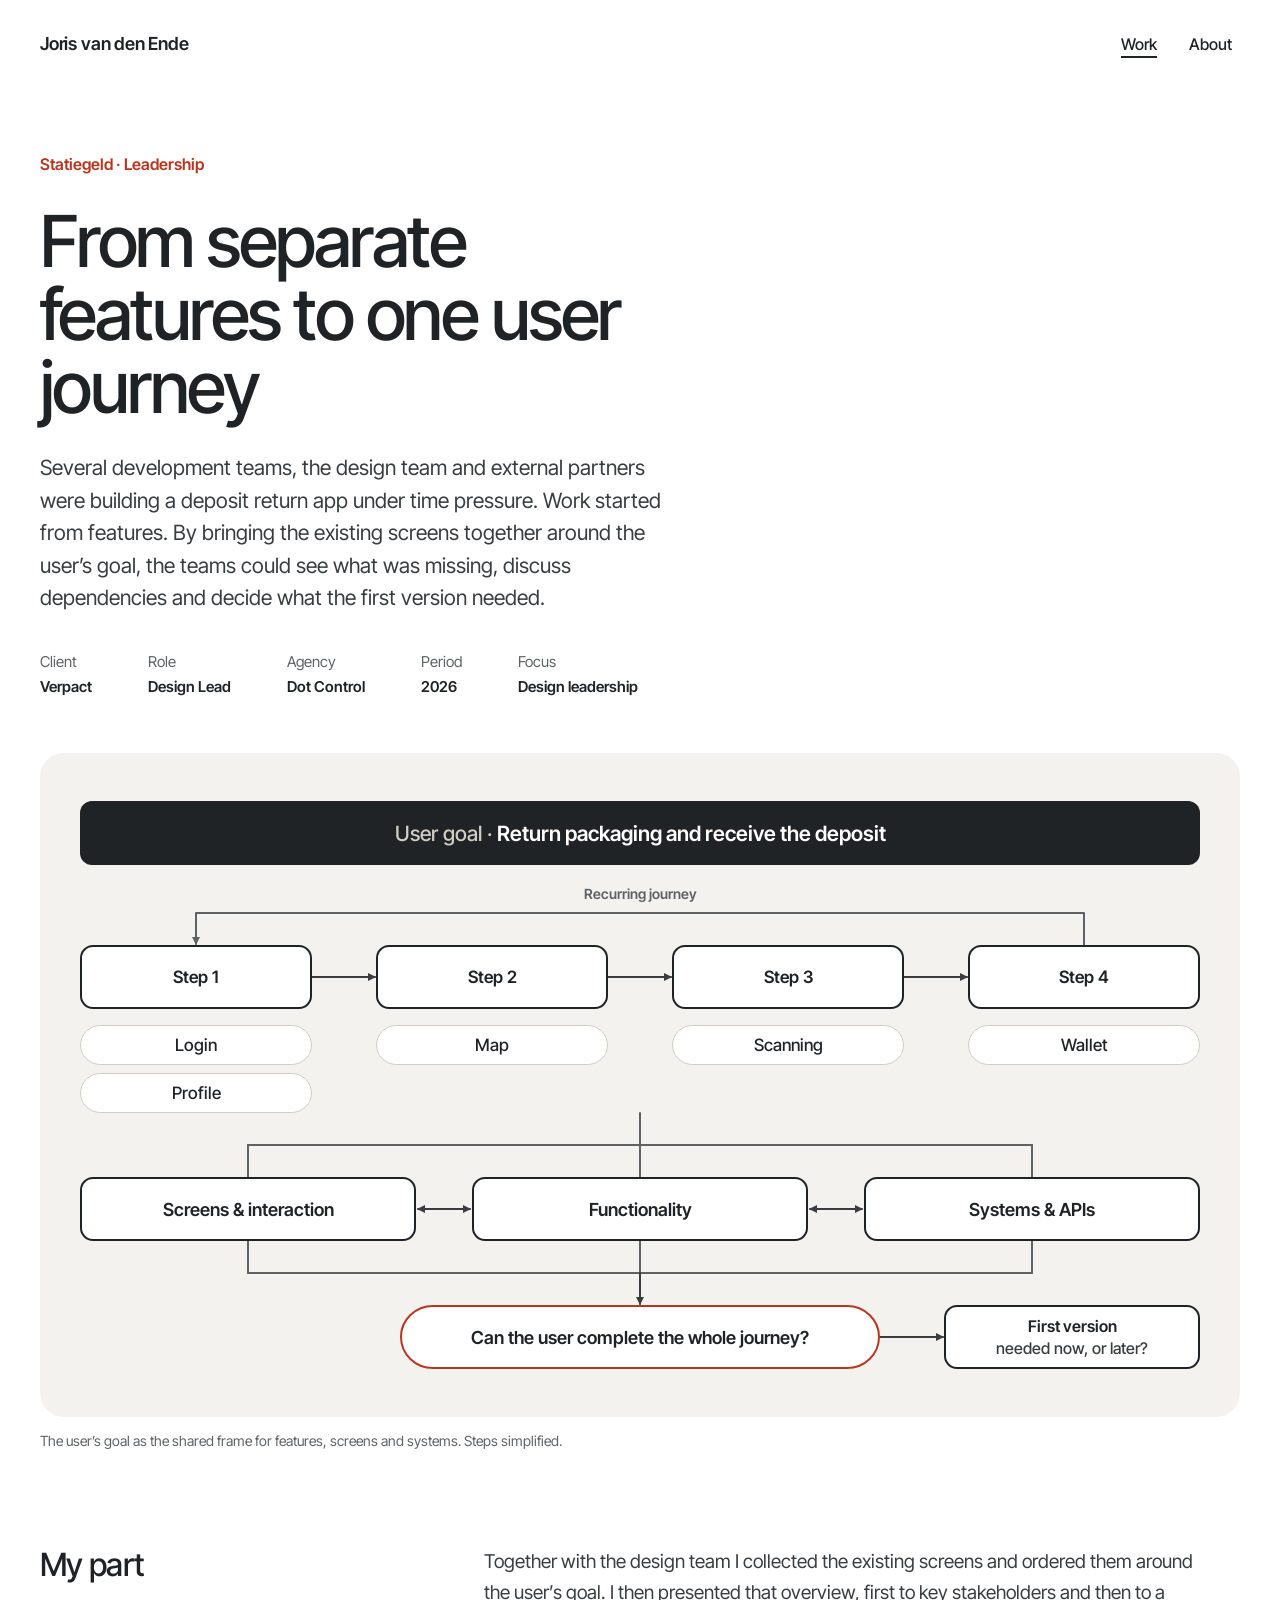
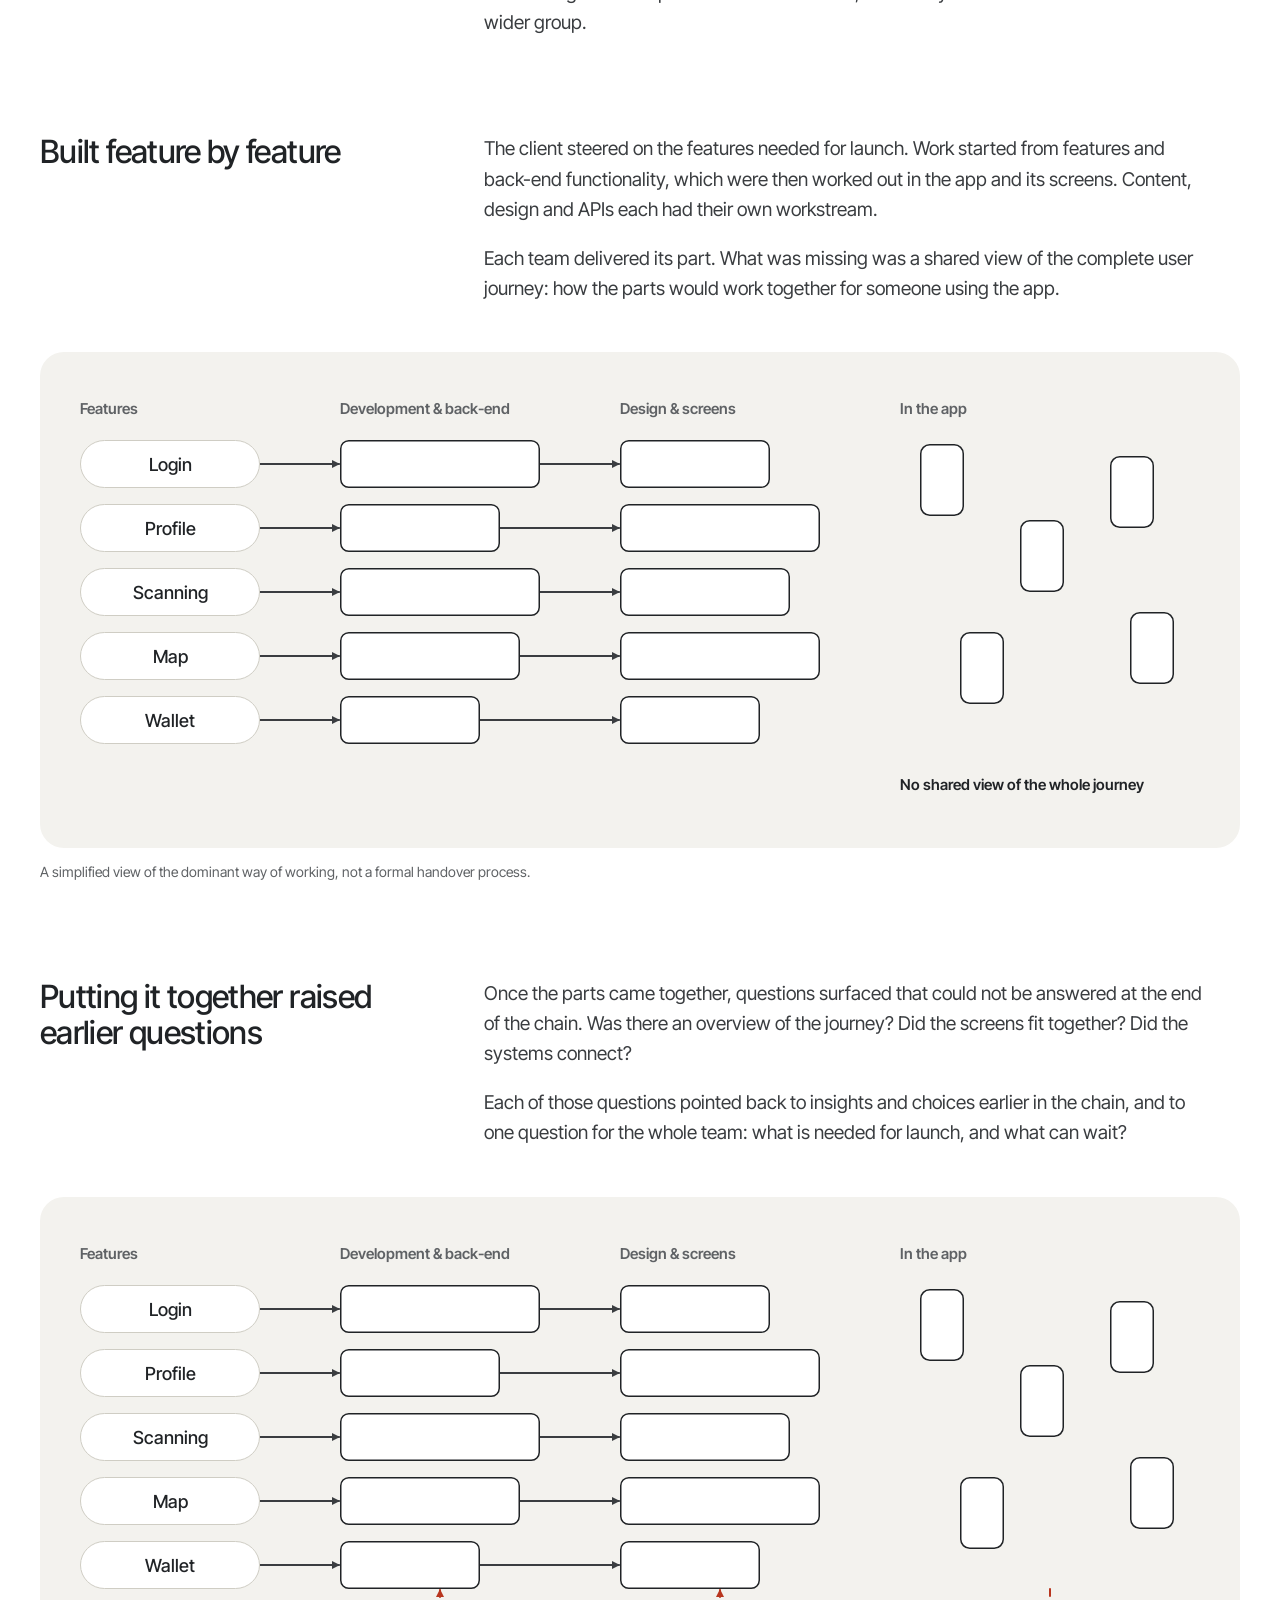
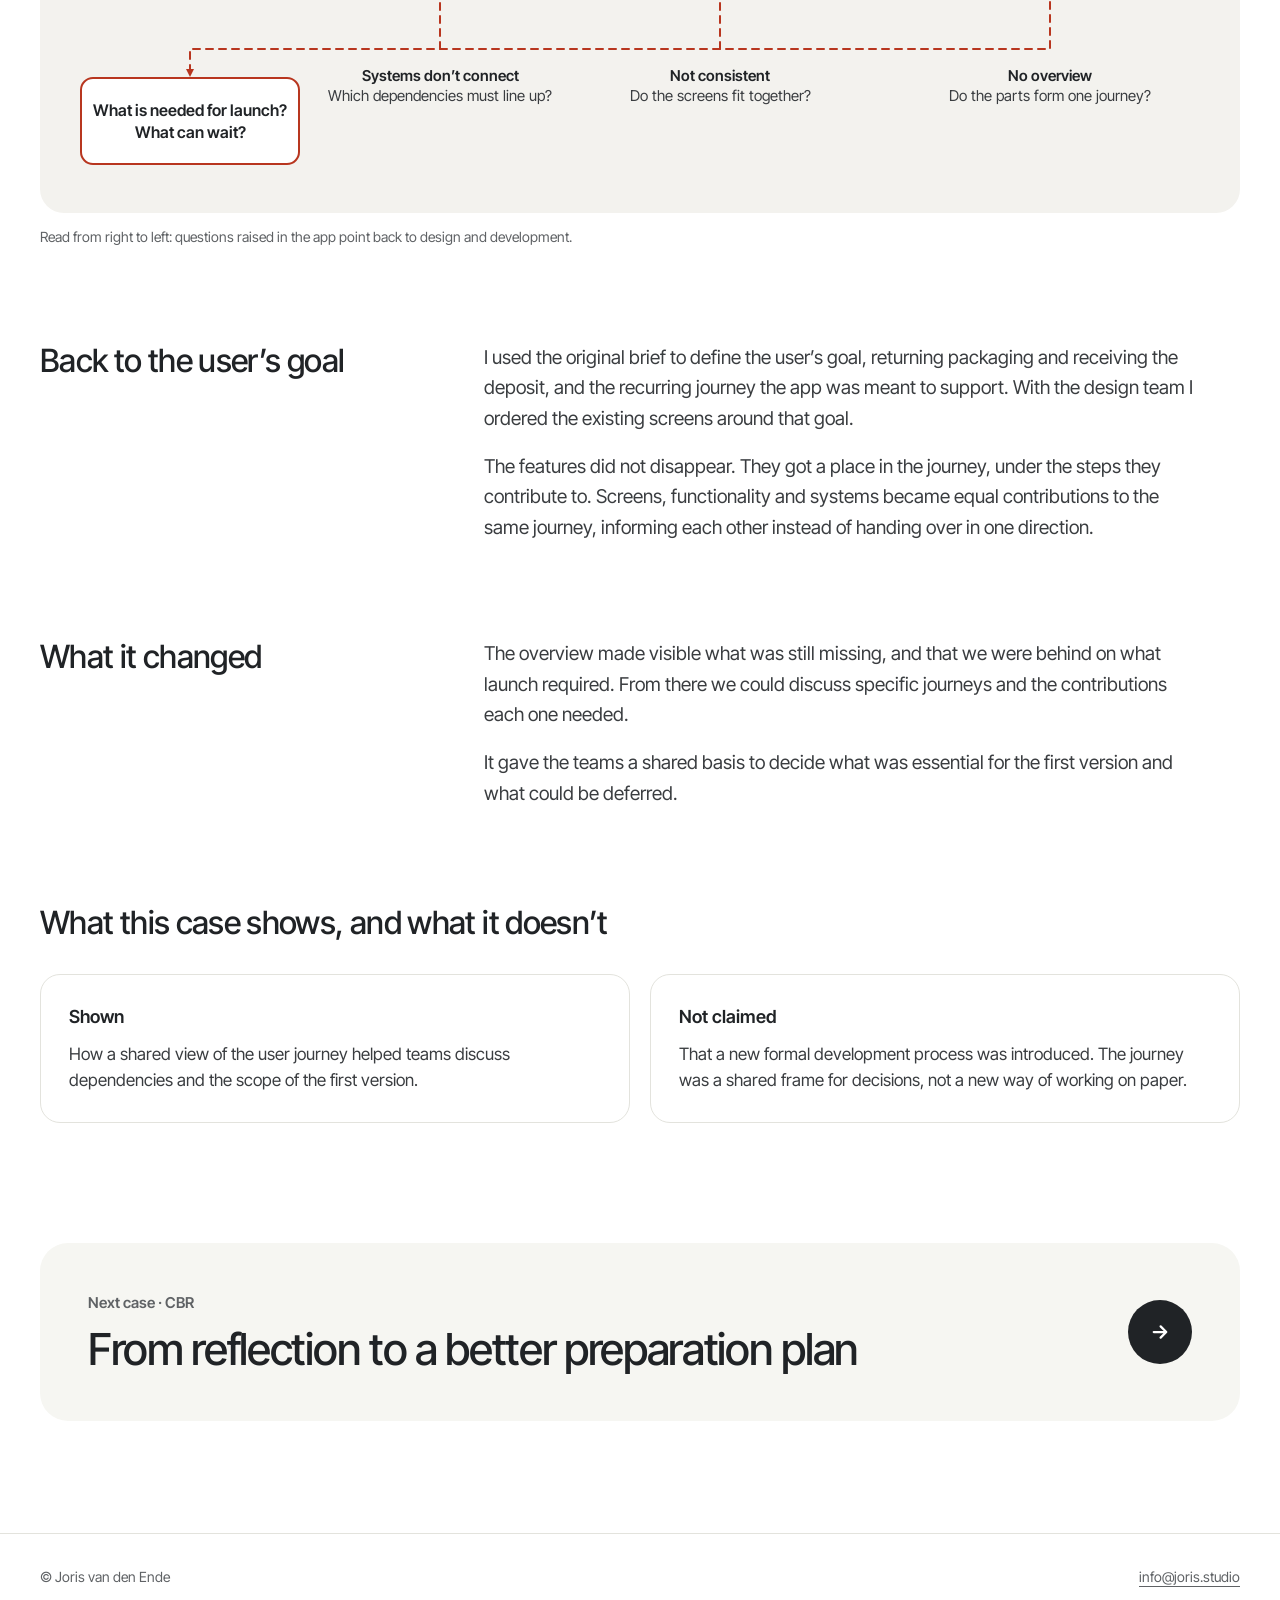
<file: work/statiegeld-leadership/index.html>
<!doctype html>
<html lang="en">
<head>
<meta charset="utf-8">
<meta name="viewport" content="width=device-width, initial-scale=1">
<title>Statiegeld: from separate features to one user journey — Joris van den Ende</title>
<meta name="description" content="How bringing the screens of a deposit return app together around the user’s goal helped teams discuss dependencies and decide what the first version needed.">
<link rel="preload" href="../../assets/fonts/inter-tight-latin-wght-normal.woff2" as="font" type="font/woff2" crossorigin>
<link rel="stylesheet" href="../../assets/css/site.css">
</head>
<body>
<a class="skip-link" href="#main">Skip to content</a>

<header class="container site-header">
  <a class="site-header__name" href="../../">Joris van den Ende</a>
  <nav class="site-nav" aria-label="Main">
    <a href="../../#work" aria-current="page">Work</a>
    <a href="../../about/">About</a>
  </nav>
</header>

<main id="main">
  <section class="container case-intro" aria-labelledby="case-title">
    <p class="case-intro__client">Statiegeld · Leadership</p>
    <h1 id="case-title">From separate features to one user journey</h1>
    <p class="case-intro__lead">Several development teams, the design team and external partners were building a deposit return app under time pressure. Work started from features. By bringing the existing screens together around the user’s goal, the teams could see what was missing, discuss dependencies and decide what the first version needed.</p>
    <dl class="facts">
      <div><dt>Client</dt><dd>Verpact</dd></div>
      <div><dt>Role</dt><dd>Design Lead</dd></div>
      <div><dt>Agency</dt><dd>Dot Control</dd></div>
      <div><dt>Period</dt><dd>2026</dd></div>
      <div><dt>Focus</dt><dd>Design leadership</dd></div>
    </dl>
  </section>

  <div class="container">
    <figure class="diagram-figure diagram-figure--hero">
      <div class="stage diagram">
        <svg class="diagram__mobile" viewBox="0 0 310 860" width="310" height="860" role="img" aria-label="The user’s goal, return packaging and receive the deposit, frames a recurring journey of steps. The features sit under the steps they contribute to. Screens and interaction, functionality, and systems and APIs inform each other, and meet in a shared test: can the user complete the whole journey? That leads to choices for the first version." font-family="Inter Tight, Arial, sans-serif"><defs><marker id="ah-i-d3-mobile" viewBox="0 0 8 8" refX="7" refY="4" markerWidth="8" markerHeight="8" markerUnits="userSpaceOnUse" orient="auto-start-reverse"><path d="M0 0 L8 4 L0 8 z" fill="#3A3D40"/></marker><marker id="ah-m-d3-mobile" viewBox="0 0 8 8" refX="7" refY="4" markerWidth="8" markerHeight="8" markerUnits="userSpaceOnUse" orient="auto-start-reverse"><path d="M0 0 L8 4 L0 8 z" fill="#5F6265"/></marker><marker id="ah-c-d3-mobile" viewBox="0 0 8 8" refX="7" refY="4" markerWidth="8" markerHeight="8" markerUnits="userSpaceOnUse" orient="auto-start-reverse"><path d="M0 0 L8 4 L0 8 z" fill="#B8361F"/></marker></defs>
<polyline points="32,358 12,358 12,130 31,130" stroke="#5F6265" stroke-width="1.5" fill="none" stroke-linecap="round" stroke-linejoin="round" marker-end="url(#ah-m-d3-mobile)"/>
<polyline points="100,156 100,179" stroke="#3A3D40" stroke-width="1.5" fill="none" stroke-linecap="round" stroke-linejoin="round" marker-end="url(#ah-i-d3-mobile)"/>
<polyline points="100,232 100,255" stroke="#3A3D40" stroke-width="1.5" fill="none" stroke-linecap="round" stroke-linejoin="round" marker-end="url(#ah-i-d3-mobile)"/>
<polyline points="100,308 100,331" stroke="#3A3D40" stroke-width="1.5" fill="none" stroke-linecap="round" stroke-linejoin="round" marker-end="url(#ah-i-d3-mobile)"/>
<polyline points="155,384 155,452" stroke="#5F6265" stroke-width="2" fill="none" stroke-linecap="round" stroke-linejoin="round"/>
<polyline points="155,498 155,534" stroke="#3A3D40" stroke-width="2" fill="none" stroke-linecap="round" stroke-linejoin="round" marker-end="url(#ah-i-d3-mobile)" marker-start="url(#ah-i-d3-mobile)"/>
<polyline points="155,582 155,618" stroke="#3A3D40" stroke-width="2" fill="none" stroke-linecap="round" stroke-linejoin="round" marker-end="url(#ah-i-d3-mobile)" marker-start="url(#ah-i-d3-mobile)"/>
<polyline points="155,664 155,695" stroke="#3A3D40" stroke-width="2" fill="none" stroke-linecap="round" stroke-linejoin="round" marker-end="url(#ah-i-d3-mobile)"/>
<polyline points="155,760 155,791" stroke="#3A3D40" stroke-width="2" fill="none" stroke-linecap="round" stroke-linejoin="round" marker-end="url(#ah-i-d3-mobile)"/>
<rect x="0" y="0" width="310" height="72" rx="12" fill="#202326"/>
<text text-anchor="middle" dominant-baseline="central" font-size="14" font-weight="500" fill="#CFCDC4"><tspan x="155" y="24.0">User goal</tspan></text>
<text text-anchor="middle" dominant-baseline="central" font-size="15" font-weight="600" fill="#FFFFFF"><tspan x="155" y="47.0">Return packaging and receive the deposit</tspan></text>
<text text-anchor="start" dominant-baseline="central" font-size="12" font-weight="600" fill="#5F6265"><tspan x="32" y="88.0">Recurring journey</tspan></text>
<rect x="33.0" y="105.0" width="134" height="50" rx="12" fill="#FFFFFF" stroke="#202326" stroke-width="2"/>
<text text-anchor="middle" dominant-baseline="central" font-size="14" font-weight="600" fill="#202326"><tspan x="100" y="130.0">Step 1</tspan></text>
<rect x="33.0" y="181.0" width="134" height="50" rx="12" fill="#FFFFFF" stroke="#202326" stroke-width="2"/>
<text text-anchor="middle" dominant-baseline="central" font-size="14" font-weight="600" fill="#202326"><tspan x="100" y="206.0">Step 2</tspan></text>
<rect x="33.0" y="257.0" width="134" height="50" rx="12" fill="#FFFFFF" stroke="#202326" stroke-width="2"/>
<text text-anchor="middle" dominant-baseline="central" font-size="14" font-weight="600" fill="#202326"><tspan x="100" y="282.0">Step 3</tspan></text>
<rect x="33.0" y="333.0" width="134" height="50" rx="12" fill="#FFFFFF" stroke="#202326" stroke-width="2"/>
<text text-anchor="middle" dominant-baseline="central" font-size="14" font-weight="600" fill="#202326"><tspan x="100" y="358.0">Step 4</tspan></text>
<rect x="184.5" y="102.5" width="125" height="25" rx="13.0" fill="#FFFFFF" stroke="#CFCDC4" stroke-width="1"/>
<text text-anchor="middle" dominant-baseline="central" font-size="13" font-weight="500" fill="#202326"><tspan x="247.0" y="115.0">Login</tspan></text>
<rect x="184.5" y="132.5" width="125" height="25" rx="13.0" fill="#FFFFFF" stroke="#CFCDC4" stroke-width="1"/>
<text text-anchor="middle" dominant-baseline="central" font-size="13" font-weight="500" fill="#202326"><tspan x="247.0" y="145.0">Profile</tspan></text>
<rect x="184.5" y="193.5" width="125" height="25" rx="13.0" fill="#FFFFFF" stroke="#CFCDC4" stroke-width="1"/>
<text text-anchor="middle" dominant-baseline="central" font-size="13" font-weight="500" fill="#202326"><tspan x="247.0" y="206.0">Map</tspan></text>
<rect x="184.5" y="269.5" width="125" height="25" rx="13.0" fill="#FFFFFF" stroke="#CFCDC4" stroke-width="1"/>
<text text-anchor="middle" dominant-baseline="central" font-size="13" font-weight="500" fill="#202326"><tspan x="247.0" y="282.0">Scanning</tspan></text>
<rect x="184.5" y="345.5" width="125" height="25" rx="13.0" fill="#FFFFFF" stroke="#CFCDC4" stroke-width="1"/>
<text text-anchor="middle" dominant-baseline="central" font-size="13" font-weight="500" fill="#202326"><tspan x="247.0" y="358.0">Wallet</tspan></text>
<rect x="1.0" y="453.0" width="308" height="42" rx="12" fill="#FFFFFF" stroke="#202326" stroke-width="2"/>
<text text-anchor="middle" dominant-baseline="central" font-size="15" font-weight="600" fill="#202326"><tspan x="155" y="474.0">Screens &amp; interaction</tspan></text>
<rect x="1.0" y="537.0" width="308" height="42" rx="12" fill="#FFFFFF" stroke="#202326" stroke-width="2"/>
<text text-anchor="middle" dominant-baseline="central" font-size="15" font-weight="600" fill="#202326"><tspan x="155" y="558.0">Functionality</tspan></text>
<rect x="1.0" y="621.0" width="308" height="42" rx="12" fill="#FFFFFF" stroke="#202326" stroke-width="2"/>
<text text-anchor="middle" dominant-baseline="central" font-size="15" font-weight="600" fill="#202326"><tspan x="155" y="642.0">Systems &amp; APIs</tspan></text>
<rect x="1.0" y="697.0" width="308" height="62" rx="32" fill="#FFFFFF" stroke="#B8361F" stroke-width="2"/>
<text text-anchor="middle" dominant-baseline="central" font-size="15" font-weight="600" fill="#202326"><tspan x="155" y="718.0">Can the user complete</tspan><tspan x="155" y="738.0">the whole journey?</tspan></text>
<rect x="1.0" y="793.0" width="308" height="62" rx="12" fill="#FFFFFF" stroke="#202326" stroke-width="2"/>
<text x="155" y="824" text-anchor="middle" dominant-baseline="central" font-size="15" fill="#202326"><tspan font-weight="600">First version</tspan><tspan font-weight="500" fill="#3A3D40"> · needed now, or later?</tspan></text>
</svg>
        <svg class="diagram__desktop" viewBox="0 0 1120 568" width="1120" height="568" role="img" aria-label="The user’s goal, return packaging and receive the deposit, frames a recurring journey of steps. The features sit under the steps they contribute to. Screens and interaction, functionality, and systems and APIs inform each other, and meet in a shared test: can the user complete the whole journey? That leads to choices for the first version." font-family="Inter Tight, Arial, sans-serif"><defs><marker id="ah-i-d3-desktop" viewBox="0 0 8 8" refX="7" refY="4" markerWidth="8" markerHeight="8" markerUnits="userSpaceOnUse" orient="auto-start-reverse"><path d="M0 0 L8 4 L0 8 z" fill="#3A3D40"/></marker><marker id="ah-m-d3-desktop" viewBox="0 0 8 8" refX="7" refY="4" markerWidth="8" markerHeight="8" markerUnits="userSpaceOnUse" orient="auto-start-reverse"><path d="M0 0 L8 4 L0 8 z" fill="#5F6265"/></marker><marker id="ah-c-d3-desktop" viewBox="0 0 8 8" refX="7" refY="4" markerWidth="8" markerHeight="8" markerUnits="userSpaceOnUse" orient="auto-start-reverse"><path d="M0 0 L8 4 L0 8 z" fill="#B8361F"/></marker></defs>
<polyline points="1004,144 1004,112 116,112 116,143" stroke="#5F6265" stroke-width="2" fill="none" stroke-linecap="round" stroke-linejoin="round" marker-end="url(#ah-m-d3-desktop)"/>
<polyline points="232,176 295,176" stroke="#3A3D40" stroke-width="2" fill="none" stroke-linecap="round" stroke-linejoin="round" marker-end="url(#ah-i-d3-desktop)"/>
<polyline points="528,176 591,176" stroke="#3A3D40" stroke-width="2" fill="none" stroke-linecap="round" stroke-linejoin="round" marker-end="url(#ah-i-d3-desktop)"/>
<polyline points="824,176 887,176" stroke="#3A3D40" stroke-width="2" fill="none" stroke-linecap="round" stroke-linejoin="round" marker-end="url(#ah-i-d3-desktop)"/>
<polyline points="560,312 560,344" stroke="#5F6265" stroke-width="2" fill="none" stroke-linecap="round" stroke-linejoin="round"/>
<polyline points="168,344 952,344" stroke="#5F6265" stroke-width="2" fill="none" stroke-linecap="round" stroke-linejoin="round"/>
<polyline points="168,344 168,376" stroke="#5F6265" stroke-width="2" fill="none" stroke-linecap="round" stroke-linejoin="round"/>
<polyline points="560,344 560,376" stroke="#5F6265" stroke-width="2" fill="none" stroke-linecap="round" stroke-linejoin="round"/>
<polyline points="952,344 952,376" stroke="#5F6265" stroke-width="2" fill="none" stroke-linecap="round" stroke-linejoin="round"/>
<polyline points="338,408 390,408" stroke="#3A3D40" stroke-width="2" fill="none" stroke-linecap="round" stroke-linejoin="round" marker-end="url(#ah-i-d3-desktop)" marker-start="url(#ah-i-d3-desktop)"/>
<polyline points="730,408 782,408" stroke="#3A3D40" stroke-width="2" fill="none" stroke-linecap="round" stroke-linejoin="round" marker-end="url(#ah-i-d3-desktop)" marker-start="url(#ah-i-d3-desktop)"/>
<polyline points="168,440 168,472" stroke="#5F6265" stroke-width="2" fill="none" stroke-linecap="round" stroke-linejoin="round"/>
<polyline points="560,440 560,472" stroke="#5F6265" stroke-width="2" fill="none" stroke-linecap="round" stroke-linejoin="round"/>
<polyline points="952,440 952,472" stroke="#5F6265" stroke-width="2" fill="none" stroke-linecap="round" stroke-linejoin="round"/>
<polyline points="168,472 952,472" stroke="#5F6265" stroke-width="2" fill="none" stroke-linecap="round" stroke-linejoin="round"/>
<polyline points="560,472 560,503" stroke="#3A3D40" stroke-width="2" fill="none" stroke-linecap="round" stroke-linejoin="round" marker-end="url(#ah-i-d3-desktop)"/>
<polyline points="800,536 863,536" stroke="#3A3D40" stroke-width="2" fill="none" stroke-linecap="round" stroke-linejoin="round" marker-end="url(#ah-i-d3-desktop)"/>
<rect x="0" y="0" width="1120" height="64" rx="12" fill="#202326"/>
<text x="560" y="32" text-anchor="middle" dominant-baseline="central" font-size="21" fill="#FFFFFF"><tspan font-weight="500" fill="#CFCDC4">User goal  ·  </tspan><tspan font-weight="600">Return packaging and receive the deposit</tspan></text>
<text text-anchor="middle" dominant-baseline="central" font-size="14" font-weight="600" fill="#5F6265"><tspan x="560" y="92.0">Recurring journey</tspan></text>
<rect x="1.0" y="145.0" width="230" height="62" rx="12" fill="#FFFFFF" stroke="#202326" stroke-width="2"/>
<text text-anchor="middle" dominant-baseline="central" font-size="17" font-weight="600" fill="#202326"><tspan x="116" y="176.0">Step 1</tspan></text>
<rect x="297.0" y="145.0" width="230" height="62" rx="12" fill="#FFFFFF" stroke="#202326" stroke-width="2"/>
<text text-anchor="middle" dominant-baseline="central" font-size="17" font-weight="600" fill="#202326"><tspan x="412" y="176.0">Step 2</tspan></text>
<rect x="593.0" y="145.0" width="230" height="62" rx="12" fill="#FFFFFF" stroke="#202326" stroke-width="2"/>
<text text-anchor="middle" dominant-baseline="central" font-size="17" font-weight="600" fill="#202326"><tspan x="708" y="176.0">Step 3</tspan></text>
<rect x="889.0" y="145.0" width="230" height="62" rx="12" fill="#FFFFFF" stroke="#202326" stroke-width="2"/>
<text text-anchor="middle" dominant-baseline="central" font-size="17" font-weight="600" fill="#202326"><tspan x="1004" y="176.0">Step 4</tspan></text>
<rect x="0.5" y="224.5" width="231" height="39" rx="20.0" fill="#FFFFFF" stroke="#CFCDC4" stroke-width="1"/>
<text text-anchor="middle" dominant-baseline="central" font-size="17" font-weight="500" fill="#202326"><tspan x="116.0" y="244.0">Login</tspan></text>
<rect x="0.5" y="272.5" width="231" height="39" rx="20.0" fill="#FFFFFF" stroke="#CFCDC4" stroke-width="1"/>
<text text-anchor="middle" dominant-baseline="central" font-size="17" font-weight="500" fill="#202326"><tspan x="116.0" y="292.0">Profile</tspan></text>
<rect x="296.5" y="224.5" width="231" height="39" rx="20.0" fill="#FFFFFF" stroke="#CFCDC4" stroke-width="1"/>
<text text-anchor="middle" dominant-baseline="central" font-size="17" font-weight="500" fill="#202326"><tspan x="412.0" y="244.0">Map</tspan></text>
<rect x="592.5" y="224.5" width="231" height="39" rx="20.0" fill="#FFFFFF" stroke="#CFCDC4" stroke-width="1"/>
<text text-anchor="middle" dominant-baseline="central" font-size="17" font-weight="500" fill="#202326"><tspan x="708.0" y="244.0">Scanning</tspan></text>
<rect x="888.5" y="224.5" width="231" height="39" rx="20.0" fill="#FFFFFF" stroke="#CFCDC4" stroke-width="1"/>
<text text-anchor="middle" dominant-baseline="central" font-size="17" font-weight="500" fill="#202326"><tspan x="1004.0" y="244.0">Wallet</tspan></text>
<rect x="1.0" y="377.0" width="334" height="62" rx="12" fill="#FFFFFF" stroke="#202326" stroke-width="2"/>
<text text-anchor="middle" dominant-baseline="central" font-size="18" font-weight="600" fill="#202326"><tspan x="168" y="408.0">Screens &amp; interaction</tspan></text>
<rect x="393.0" y="377.0" width="334" height="62" rx="12" fill="#FFFFFF" stroke="#202326" stroke-width="2"/>
<text text-anchor="middle" dominant-baseline="central" font-size="18" font-weight="600" fill="#202326"><tspan x="560" y="408.0">Functionality</tspan></text>
<rect x="785.0" y="377.0" width="334" height="62" rx="12" fill="#FFFFFF" stroke="#202326" stroke-width="2"/>
<text text-anchor="middle" dominant-baseline="central" font-size="18" font-weight="600" fill="#202326"><tspan x="952" y="408.0">Systems &amp; APIs</tspan></text>
<rect x="321.0" y="505.0" width="478" height="62" rx="32" fill="#FFFFFF" stroke="#B8361F" stroke-width="2"/>
<text text-anchor="middle" dominant-baseline="central" font-size="18" font-weight="600" fill="#202326"><tspan x="560" y="536.0">Can the user complete the whole journey?</tspan></text>
<rect x="865.0" y="505.0" width="254" height="62" rx="12" fill="#FFFFFF" stroke="#202326" stroke-width="2"/>
<text text-anchor="middle" dominant-baseline="central" font-size="16" font-weight="600" fill="#202326"><tspan x="992" y="525.0">First version</tspan></text>
<text text-anchor="middle" dominant-baseline="central" font-size="16" font-weight="500" fill="#3A3D40"><tspan x="992" y="547.0">needed now, or later?</tspan></text>
</svg>
      </div>
      <figcaption>The user’s goal as the shared frame for features, screens and systems. Steps simplified.</figcaption>
    </figure>
  </div>

  <section class="container case-section" aria-labelledby="role-title">
    <div class="split">
      <h2 id="role-title">My part</h2>
      <div class="case-section__body">
        <p>Together with the design team I collected the existing screens and ordered them around the user’s goal. I then presented that overview, first to key stakeholders and then to a wider group.</p>
      </div>
    </div>
  </section>

  <section class="container case-section" aria-labelledby="situation-title">
    <div class="split">
      <h2 id="situation-title">Built feature by feature</h2>
      <div class="case-section__body">
        <p>The client steered on the features needed for launch. Work started from features and back-end functionality, which were then worked out in the app and its screens. Content, design and APIs each had their own workstream.</p>
        <p>Each team delivered its part. What was missing was a shared view of the complete user journey: how the parts would work together for someone using the app.</p>
      </div>
    </div>
    <figure class="diagram-figure">
      <div class="stage diagram">
        <svg class="diagram__mobile" viewBox="0 0 310 300" width="310" height="300" role="img" aria-label="Five features each move separately through development and design, and arrive as separate screens in the app. There is no shared view of the whole journey." font-family="Inter Tight, Arial, sans-serif"><defs><marker id="ah-i-d1-mobile" viewBox="0 0 8 8" refX="7" refY="4" markerWidth="8" markerHeight="8" markerUnits="userSpaceOnUse" orient="auto-start-reverse"><path d="M0 0 L8 4 L0 8 z" fill="#3A3D40"/></marker><marker id="ah-m-d1-mobile" viewBox="0 0 8 8" refX="7" refY="4" markerWidth="8" markerHeight="8" markerUnits="userSpaceOnUse" orient="auto-start-reverse"><path d="M0 0 L8 4 L0 8 z" fill="#5F6265"/></marker><marker id="ah-c-d1-mobile" viewBox="0 0 8 8" refX="7" refY="4" markerWidth="8" markerHeight="8" markerUnits="userSpaceOnUse" orient="auto-start-reverse"><path d="M0 0 L8 4 L0 8 z" fill="#B8361F"/></marker></defs>
<polyline points="76,46 99,46" stroke="#3A3D40" stroke-width="1.5" fill="none" stroke-linecap="round" stroke-linejoin="round" marker-end="url(#ah-i-d1-mobile)"/>
<polyline points="152,46 175,46" stroke="#3A3D40" stroke-width="1.5" fill="none" stroke-linecap="round" stroke-linejoin="round" marker-end="url(#ah-i-d1-mobile)"/>
<polyline points="76,94 99,94" stroke="#3A3D40" stroke-width="1.5" fill="none" stroke-linecap="round" stroke-linejoin="round" marker-end="url(#ah-i-d1-mobile)"/>
<polyline points="140,94 175,94" stroke="#3A3D40" stroke-width="1.5" fill="none" stroke-linecap="round" stroke-linejoin="round" marker-end="url(#ah-i-d1-mobile)"/>
<polyline points="76,142 99,142" stroke="#3A3D40" stroke-width="1.5" fill="none" stroke-linecap="round" stroke-linejoin="round" marker-end="url(#ah-i-d1-mobile)"/>
<polyline points="152,142 175,142" stroke="#3A3D40" stroke-width="1.5" fill="none" stroke-linecap="round" stroke-linejoin="round" marker-end="url(#ah-i-d1-mobile)"/>
<polyline points="76,190 99,190" stroke="#3A3D40" stroke-width="1.5" fill="none" stroke-linecap="round" stroke-linejoin="round" marker-end="url(#ah-i-d1-mobile)"/>
<polyline points="146,190 175,190" stroke="#3A3D40" stroke-width="1.5" fill="none" stroke-linecap="round" stroke-linejoin="round" marker-end="url(#ah-i-d1-mobile)"/>
<polyline points="76,238 99,238" stroke="#3A3D40" stroke-width="1.5" fill="none" stroke-linecap="round" stroke-linejoin="round" marker-end="url(#ah-i-d1-mobile)"/>
<polyline points="136,238 175,238" stroke="#3A3D40" stroke-width="1.5" fill="none" stroke-linecap="round" stroke-linejoin="round" marker-end="url(#ah-i-d1-mobile)"/>
<text text-anchor="start" dominant-baseline="central" font-size="12" font-weight="600" fill="#5F6265"><tspan x="0" y="8.0">Feature</tspan></text>
<text text-anchor="start" dominant-baseline="central" font-size="12" font-weight="600" fill="#5F6265"><tspan x="100" y="8.0">Dev</tspan></text>
<text text-anchor="start" dominant-baseline="central" font-size="12" font-weight="600" fill="#5F6265"><tspan x="176" y="8.0">Design</tspan></text>
<text text-anchor="start" dominant-baseline="central" font-size="12" font-weight="600" fill="#5F6265"><tspan x="252" y="8.0">App</tspan></text>
<rect x="0.5" y="28.5" width="75" height="35" rx="18.0" fill="#FFFFFF" stroke="#CFCDC4" stroke-width="1"/>
<text text-anchor="middle" dominant-baseline="central" font-size="12" font-weight="500" fill="#202326"><tspan x="38.0" y="46.0">Login</tspan></text>
<rect x="100.75" y="28.75" width="50.5" height="34.5" rx="6" fill="#FFFFFF" stroke="#202326" stroke-width="1.5"/>
<rect x="176.75" y="28.75" width="42.5" height="34.5" rx="6" fill="#FFFFFF" stroke="#202326" stroke-width="1.5"/>
<rect x="0.5" y="76.5" width="75" height="35" rx="18.0" fill="#FFFFFF" stroke="#CFCDC4" stroke-width="1"/>
<text text-anchor="middle" dominant-baseline="central" font-size="12" font-weight="500" fill="#202326"><tspan x="38.0" y="94.0">Profile</tspan></text>
<rect x="100.75" y="76.75" width="38.5" height="34.5" rx="6" fill="#FFFFFF" stroke="#202326" stroke-width="1.5"/>
<rect x="176.75" y="76.75" width="50.5" height="34.5" rx="6" fill="#FFFFFF" stroke="#202326" stroke-width="1.5"/>
<rect x="0.5" y="124.5" width="75" height="35" rx="18.0" fill="#FFFFFF" stroke="#CFCDC4" stroke-width="1"/>
<text text-anchor="middle" dominant-baseline="central" font-size="12" font-weight="500" fill="#202326"><tspan x="38.0" y="142.0">Scanning</tspan></text>
<rect x="100.75" y="124.75" width="50.5" height="34.5" rx="6" fill="#FFFFFF" stroke="#202326" stroke-width="1.5"/>
<rect x="176.75" y="124.75" width="38.5" height="34.5" rx="6" fill="#FFFFFF" stroke="#202326" stroke-width="1.5"/>
<rect x="0.5" y="172.5" width="75" height="35" rx="18.0" fill="#FFFFFF" stroke="#CFCDC4" stroke-width="1"/>
<text text-anchor="middle" dominant-baseline="central" font-size="12" font-weight="500" fill="#202326"><tspan x="38.0" y="190.0">Map</tspan></text>
<rect x="100.75" y="172.75" width="44.5" height="34.5" rx="6" fill="#FFFFFF" stroke="#202326" stroke-width="1.5"/>
<rect x="176.75" y="172.75" width="50.5" height="34.5" rx="6" fill="#FFFFFF" stroke="#202326" stroke-width="1.5"/>
<rect x="0.5" y="220.5" width="75" height="35" rx="18.0" fill="#FFFFFF" stroke="#CFCDC4" stroke-width="1"/>
<text text-anchor="middle" dominant-baseline="central" font-size="12" font-weight="500" fill="#202326"><tspan x="38.0" y="238.0">Wallet</tspan></text>
<rect x="100.75" y="220.75" width="34.5" height="34.5" rx="6" fill="#FFFFFF" stroke="#202326" stroke-width="1.5"/>
<rect x="176.75" y="220.75" width="34.5" height="34.5" rx="6" fill="#FFFFFF" stroke="#202326" stroke-width="1.5"/>
<rect x="256.75" y="30.75" width="22.5" height="36.5" rx="5" fill="#FFFFFF" stroke="#202326" stroke-width="1.5"/>
<rect x="282.75" y="86.75" width="22.5" height="36.5" rx="5" fill="#FFFFFF" stroke="#202326" stroke-width="1.5"/>
<rect x="262.75" y="140.75" width="22.5" height="36.5" rx="5" fill="#FFFFFF" stroke="#202326" stroke-width="1.5"/>
<rect x="284.75" y="176.75" width="22.5" height="36.5" rx="5" fill="#FFFFFF" stroke="#202326" stroke-width="1.5"/>
<rect x="258.75" y="218.75" width="22.5" height="36.5" rx="5" fill="#FFFFFF" stroke="#202326" stroke-width="1.5"/>
<text text-anchor="start" dominant-baseline="central" font-size="14" font-weight="600" fill="#202326"><tspan x="0" y="288.0">No shared view of the whole journey</tspan></text>
</svg>
        <svg class="diagram__desktop" viewBox="0 0 1120 400" width="1120" height="400" role="img" aria-label="Five features each move separately through development and design, and arrive as separate screens in the app. There is no shared view of the whole journey." font-family="Inter Tight, Arial, sans-serif"><defs><marker id="ah-i-d1-desktop" viewBox="0 0 8 8" refX="7" refY="4" markerWidth="8" markerHeight="8" markerUnits="userSpaceOnUse" orient="auto-start-reverse"><path d="M0 0 L8 4 L0 8 z" fill="#3A3D40"/></marker><marker id="ah-m-d1-desktop" viewBox="0 0 8 8" refX="7" refY="4" markerWidth="8" markerHeight="8" markerUnits="userSpaceOnUse" orient="auto-start-reverse"><path d="M0 0 L8 4 L0 8 z" fill="#5F6265"/></marker><marker id="ah-c-d1-desktop" viewBox="0 0 8 8" refX="7" refY="4" markerWidth="8" markerHeight="8" markerUnits="userSpaceOnUse" orient="auto-start-reverse"><path d="M0 0 L8 4 L0 8 z" fill="#B8361F"/></marker></defs>
<polyline points="180,64 259,64" stroke="#3A3D40" stroke-width="2" fill="none" stroke-linecap="round" stroke-linejoin="round" marker-end="url(#ah-i-d1-desktop)"/>
<polyline points="460,64 539,64" stroke="#3A3D40" stroke-width="2" fill="none" stroke-linecap="round" stroke-linejoin="round" marker-end="url(#ah-i-d1-desktop)"/>
<polyline points="180,128 259,128" stroke="#3A3D40" stroke-width="2" fill="none" stroke-linecap="round" stroke-linejoin="round" marker-end="url(#ah-i-d1-desktop)"/>
<polyline points="420,128 539,128" stroke="#3A3D40" stroke-width="2" fill="none" stroke-linecap="round" stroke-linejoin="round" marker-end="url(#ah-i-d1-desktop)"/>
<polyline points="180,192 259,192" stroke="#3A3D40" stroke-width="2" fill="none" stroke-linecap="round" stroke-linejoin="round" marker-end="url(#ah-i-d1-desktop)"/>
<polyline points="460,192 539,192" stroke="#3A3D40" stroke-width="2" fill="none" stroke-linecap="round" stroke-linejoin="round" marker-end="url(#ah-i-d1-desktop)"/>
<polyline points="180,256 259,256" stroke="#3A3D40" stroke-width="2" fill="none" stroke-linecap="round" stroke-linejoin="round" marker-end="url(#ah-i-d1-desktop)"/>
<polyline points="440,256 539,256" stroke="#3A3D40" stroke-width="2" fill="none" stroke-linecap="round" stroke-linejoin="round" marker-end="url(#ah-i-d1-desktop)"/>
<polyline points="180,320 259,320" stroke="#3A3D40" stroke-width="2" fill="none" stroke-linecap="round" stroke-linejoin="round" marker-end="url(#ah-i-d1-desktop)"/>
<polyline points="400,320 539,320" stroke="#3A3D40" stroke-width="2" fill="none" stroke-linecap="round" stroke-linejoin="round" marker-end="url(#ah-i-d1-desktop)"/>
<text text-anchor="start" dominant-baseline="central" font-size="15" font-weight="600" fill="#5F6265"><tspan x="0" y="8.0">Features</tspan></text>
<text text-anchor="start" dominant-baseline="central" font-size="15" font-weight="600" fill="#5F6265"><tspan x="260" y="8.0">Development &amp; back-end</tspan></text>
<text text-anchor="start" dominant-baseline="central" font-size="15" font-weight="600" fill="#5F6265"><tspan x="540" y="8.0">Design &amp; screens</tspan></text>
<text text-anchor="start" dominant-baseline="central" font-size="15" font-weight="600" fill="#5F6265"><tspan x="820" y="8.0">In the app</tspan></text>
<rect x="0.5" y="40.5" width="179" height="47" rx="24.0" fill="#FFFFFF" stroke="#CFCDC4" stroke-width="1"/>
<text text-anchor="middle" dominant-baseline="central" font-size="18" font-weight="500" fill="#202326"><tspan x="90.0" y="64.0">Login</tspan></text>
<rect x="260.75" y="40.75" width="198.5" height="46.5" rx="8" fill="#FFFFFF" stroke="#202326" stroke-width="1.5"/>
<rect x="540.75" y="40.75" width="148.5" height="46.5" rx="8" fill="#FFFFFF" stroke="#202326" stroke-width="1.5"/>
<rect x="0.5" y="104.5" width="179" height="47" rx="24.0" fill="#FFFFFF" stroke="#CFCDC4" stroke-width="1"/>
<text text-anchor="middle" dominant-baseline="central" font-size="18" font-weight="500" fill="#202326"><tspan x="90.0" y="128.0">Profile</tspan></text>
<rect x="260.75" y="104.75" width="158.5" height="46.5" rx="8" fill="#FFFFFF" stroke="#202326" stroke-width="1.5"/>
<rect x="540.75" y="104.75" width="198.5" height="46.5" rx="8" fill="#FFFFFF" stroke="#202326" stroke-width="1.5"/>
<rect x="0.5" y="168.5" width="179" height="47" rx="24.0" fill="#FFFFFF" stroke="#CFCDC4" stroke-width="1"/>
<text text-anchor="middle" dominant-baseline="central" font-size="18" font-weight="500" fill="#202326"><tspan x="90.0" y="192.0">Scanning</tspan></text>
<rect x="260.75" y="168.75" width="198.5" height="46.5" rx="8" fill="#FFFFFF" stroke="#202326" stroke-width="1.5"/>
<rect x="540.75" y="168.75" width="168.5" height="46.5" rx="8" fill="#FFFFFF" stroke="#202326" stroke-width="1.5"/>
<rect x="0.5" y="232.5" width="179" height="47" rx="24.0" fill="#FFFFFF" stroke="#CFCDC4" stroke-width="1"/>
<text text-anchor="middle" dominant-baseline="central" font-size="18" font-weight="500" fill="#202326"><tspan x="90.0" y="256.0">Map</tspan></text>
<rect x="260.75" y="232.75" width="178.5" height="46.5" rx="8" fill="#FFFFFF" stroke="#202326" stroke-width="1.5"/>
<rect x="540.75" y="232.75" width="198.5" height="46.5" rx="8" fill="#FFFFFF" stroke="#202326" stroke-width="1.5"/>
<rect x="0.5" y="296.5" width="179" height="47" rx="24.0" fill="#FFFFFF" stroke="#CFCDC4" stroke-width="1"/>
<text text-anchor="middle" dominant-baseline="central" font-size="18" font-weight="500" fill="#202326"><tspan x="90.0" y="320.0">Wallet</tspan></text>
<rect x="260.75" y="296.75" width="138.5" height="46.5" rx="8" fill="#FFFFFF" stroke="#202326" stroke-width="1.5"/>
<rect x="540.75" y="296.75" width="138.5" height="46.5" rx="8" fill="#FFFFFF" stroke="#202326" stroke-width="1.5"/>
<rect x="840.75" y="44.75" width="42.5" height="70.5" rx="9" fill="#FFFFFF" stroke="#202326" stroke-width="1.5"/>
<rect x="940.75" y="120.75" width="42.5" height="70.5" rx="9" fill="#FFFFFF" stroke="#202326" stroke-width="1.5"/>
<rect x="1030.75" y="56.75" width="42.5" height="70.5" rx="9" fill="#FFFFFF" stroke="#202326" stroke-width="1.5"/>
<rect x="880.75" y="232.75" width="42.5" height="70.5" rx="9" fill="#FFFFFF" stroke="#202326" stroke-width="1.5"/>
<rect x="1050.75" y="212.75" width="42.5" height="70.5" rx="9" fill="#FFFFFF" stroke="#202326" stroke-width="1.5"/>
<text text-anchor="start" dominant-baseline="central" font-size="15" font-weight="600" fill="#202326"><tspan x="820" y="384.0">No shared view of the whole journey</tspan></text>
</svg>
      </div>
      <figcaption>A simplified view of the dominant way of working, not a formal handover process.</figcaption>
    </figure>
  </section>

  <section class="container case-section" aria-labelledby="questions-title">
    <div class="split">
      <h2 id="questions-title">Putting it together raised earlier questions</h2>
      <div class="case-section__body">
        <p>Once the parts came together, questions surfaced that could not be answered at the end of the chain. Was there an overview of the journey? Did the screens fit together? Did the systems connect?</p>
        <p>Each of those questions pointed back to insights and choices earlier in the chain, and to one question for the whole team: what is needed for launch, and what can wait?</p>
      </div>
    </div>
    <figure class="diagram-figure">
      <div class="stage diagram">
        <svg class="diagram__mobile" viewBox="0 0 310 480" width="310" height="480" role="img" aria-label="The same chain, with a dashed line running back from the app to design and development: no overview, screens that are not consistent, and systems that don’t connect. It ends at the question what is needed for launch and what can wait." font-family="Inter Tight, Arial, sans-serif"><defs><marker id="ah-i-d2-mobile" viewBox="0 0 8 8" refX="7" refY="4" markerWidth="8" markerHeight="8" markerUnits="userSpaceOnUse" orient="auto-start-reverse"><path d="M0 0 L8 4 L0 8 z" fill="#3A3D40"/></marker><marker id="ah-m-d2-mobile" viewBox="0 0 8 8" refX="7" refY="4" markerWidth="8" markerHeight="8" markerUnits="userSpaceOnUse" orient="auto-start-reverse"><path d="M0 0 L8 4 L0 8 z" fill="#5F6265"/></marker><marker id="ah-c-d2-mobile" viewBox="0 0 8 8" refX="7" refY="4" markerWidth="8" markerHeight="8" markerUnits="userSpaceOnUse" orient="auto-start-reverse"><path d="M0 0 L8 4 L0 8 z" fill="#B8361F"/></marker></defs>
<polyline points="76,46 99,46" stroke="#3A3D40" stroke-width="1.5" fill="none" stroke-linecap="round" stroke-linejoin="round" marker-end="url(#ah-i-d2-mobile)"/>
<polyline points="152,46 175,46" stroke="#3A3D40" stroke-width="1.5" fill="none" stroke-linecap="round" stroke-linejoin="round" marker-end="url(#ah-i-d2-mobile)"/>
<polyline points="76,94 99,94" stroke="#3A3D40" stroke-width="1.5" fill="none" stroke-linecap="round" stroke-linejoin="round" marker-end="url(#ah-i-d2-mobile)"/>
<polyline points="140,94 175,94" stroke="#3A3D40" stroke-width="1.5" fill="none" stroke-linecap="round" stroke-linejoin="round" marker-end="url(#ah-i-d2-mobile)"/>
<polyline points="76,142 99,142" stroke="#3A3D40" stroke-width="1.5" fill="none" stroke-linecap="round" stroke-linejoin="round" marker-end="url(#ah-i-d2-mobile)"/>
<polyline points="152,142 175,142" stroke="#3A3D40" stroke-width="1.5" fill="none" stroke-linecap="round" stroke-linejoin="round" marker-end="url(#ah-i-d2-mobile)"/>
<polyline points="76,190 99,190" stroke="#3A3D40" stroke-width="1.5" fill="none" stroke-linecap="round" stroke-linejoin="round" marker-end="url(#ah-i-d2-mobile)"/>
<polyline points="146,190 175,190" stroke="#3A3D40" stroke-width="1.5" fill="none" stroke-linecap="round" stroke-linejoin="round" marker-end="url(#ah-i-d2-mobile)"/>
<polyline points="76,238 99,238" stroke="#3A3D40" stroke-width="1.5" fill="none" stroke-linecap="round" stroke-linejoin="round" marker-end="url(#ah-i-d2-mobile)"/>
<polyline points="136,238 175,238" stroke="#3A3D40" stroke-width="1.5" fill="none" stroke-linecap="round" stroke-linejoin="round" marker-end="url(#ah-i-d2-mobile)"/>
<polyline points="271,256 271,300 16,300 16,415" stroke="#B8361F" stroke-width="2" fill="none" stroke-linecap="round" stroke-linejoin="round" stroke-dasharray="7 6" marker-end="url(#ah-c-d2-mobile)"/>
<polyline points="126,300 126,265" stroke="#B8361F" stroke-width="2" fill="none" stroke-linecap="round" stroke-linejoin="round" stroke-dasharray="7 6" marker-end="url(#ah-c-d2-mobile)"/>
<polyline points="202,300 202,265" stroke="#B8361F" stroke-width="2" fill="none" stroke-linecap="round" stroke-linejoin="round" stroke-dasharray="7 6" marker-end="url(#ah-c-d2-mobile)"/>
<text text-anchor="start" dominant-baseline="central" font-size="12" font-weight="600" fill="#5F6265"><tspan x="0" y="8.0">Feature</tspan></text>
<text text-anchor="start" dominant-baseline="central" font-size="12" font-weight="600" fill="#5F6265"><tspan x="100" y="8.0">Dev</tspan></text>
<text text-anchor="start" dominant-baseline="central" font-size="12" font-weight="600" fill="#5F6265"><tspan x="176" y="8.0">Design</tspan></text>
<text text-anchor="start" dominant-baseline="central" font-size="12" font-weight="600" fill="#5F6265"><tspan x="252" y="8.0">App</tspan></text>
<rect x="0.5" y="28.5" width="75" height="35" rx="18.0" fill="#FFFFFF" stroke="#CFCDC4" stroke-width="1"/>
<text text-anchor="middle" dominant-baseline="central" font-size="12" font-weight="500" fill="#202326"><tspan x="38.0" y="46.0">Login</tspan></text>
<rect x="100.75" y="28.75" width="50.5" height="34.5" rx="6" fill="#FFFFFF" stroke="#202326" stroke-width="1.5"/>
<rect x="176.75" y="28.75" width="42.5" height="34.5" rx="6" fill="#FFFFFF" stroke="#202326" stroke-width="1.5"/>
<rect x="0.5" y="76.5" width="75" height="35" rx="18.0" fill="#FFFFFF" stroke="#CFCDC4" stroke-width="1"/>
<text text-anchor="middle" dominant-baseline="central" font-size="12" font-weight="500" fill="#202326"><tspan x="38.0" y="94.0">Profile</tspan></text>
<rect x="100.75" y="76.75" width="38.5" height="34.5" rx="6" fill="#FFFFFF" stroke="#202326" stroke-width="1.5"/>
<rect x="176.75" y="76.75" width="50.5" height="34.5" rx="6" fill="#FFFFFF" stroke="#202326" stroke-width="1.5"/>
<rect x="0.5" y="124.5" width="75" height="35" rx="18.0" fill="#FFFFFF" stroke="#CFCDC4" stroke-width="1"/>
<text text-anchor="middle" dominant-baseline="central" font-size="12" font-weight="500" fill="#202326"><tspan x="38.0" y="142.0">Scanning</tspan></text>
<rect x="100.75" y="124.75" width="50.5" height="34.5" rx="6" fill="#FFFFFF" stroke="#202326" stroke-width="1.5"/>
<rect x="176.75" y="124.75" width="38.5" height="34.5" rx="6" fill="#FFFFFF" stroke="#202326" stroke-width="1.5"/>
<rect x="0.5" y="172.5" width="75" height="35" rx="18.0" fill="#FFFFFF" stroke="#CFCDC4" stroke-width="1"/>
<text text-anchor="middle" dominant-baseline="central" font-size="12" font-weight="500" fill="#202326"><tspan x="38.0" y="190.0">Map</tspan></text>
<rect x="100.75" y="172.75" width="44.5" height="34.5" rx="6" fill="#FFFFFF" stroke="#202326" stroke-width="1.5"/>
<rect x="176.75" y="172.75" width="50.5" height="34.5" rx="6" fill="#FFFFFF" stroke="#202326" stroke-width="1.5"/>
<rect x="0.5" y="220.5" width="75" height="35" rx="18.0" fill="#FFFFFF" stroke="#CFCDC4" stroke-width="1"/>
<text text-anchor="middle" dominant-baseline="central" font-size="12" font-weight="500" fill="#202326"><tspan x="38.0" y="238.0">Wallet</tspan></text>
<rect x="100.75" y="220.75" width="34.5" height="34.5" rx="6" fill="#FFFFFF" stroke="#202326" stroke-width="1.5"/>
<rect x="176.75" y="220.75" width="34.5" height="34.5" rx="6" fill="#FFFFFF" stroke="#202326" stroke-width="1.5"/>
<rect x="256.75" y="30.75" width="22.5" height="36.5" rx="5" fill="#FFFFFF" stroke="#202326" stroke-width="1.5"/>
<rect x="282.75" y="86.75" width="22.5" height="36.5" rx="5" fill="#FFFFFF" stroke="#202326" stroke-width="1.5"/>
<rect x="262.75" y="140.75" width="22.5" height="36.5" rx="5" fill="#FFFFFF" stroke="#202326" stroke-width="1.5"/>
<rect x="284.75" y="176.75" width="22.5" height="36.5" rx="5" fill="#FFFFFF" stroke="#202326" stroke-width="1.5"/>
<rect x="258.75" y="218.75" width="22.5" height="36.5" rx="5" fill="#FFFFFF" stroke="#202326" stroke-width="1.5"/>
<text x="40" y="328" dominant-baseline="central" font-size="14" fill="#3A3D40"><tspan font-weight="600" fill="#202326">No overview</tspan> · one journey?</text>
<text x="40" y="358" dominant-baseline="central" font-size="14" fill="#3A3D40"><tspan font-weight="600" fill="#202326">Not consistent</tspan> · do the screens fit?</text>
<text x="40" y="388" dominant-baseline="central" font-size="14" fill="#3A3D40"><tspan font-weight="600" fill="#202326">Systems don’t connect</tspan> · which dependencies?</text>
<rect x="1.0" y="417.0" width="308" height="62" rx="12" fill="#FFFFFF" stroke="#B8361F" stroke-width="2"/>
<text text-anchor="middle" dominant-baseline="central" font-size="15" font-weight="600" fill="#202326"><tspan x="155" y="438.0">What is needed for launch?</tspan><tspan x="155" y="458.0">What can wait?</tspan></text>
</svg>
        <svg class="diagram__desktop" viewBox="0 0 1120 520" width="1120" height="520" role="img" aria-label="The same chain, with a dashed line running back from the app to design and development: no overview, screens that are not consistent, and systems that don’t connect. It ends at the question what is needed for launch and what can wait." font-family="Inter Tight, Arial, sans-serif"><defs><marker id="ah-i-d2-desktop" viewBox="0 0 8 8" refX="7" refY="4" markerWidth="8" markerHeight="8" markerUnits="userSpaceOnUse" orient="auto-start-reverse"><path d="M0 0 L8 4 L0 8 z" fill="#3A3D40"/></marker><marker id="ah-m-d2-desktop" viewBox="0 0 8 8" refX="7" refY="4" markerWidth="8" markerHeight="8" markerUnits="userSpaceOnUse" orient="auto-start-reverse"><path d="M0 0 L8 4 L0 8 z" fill="#5F6265"/></marker><marker id="ah-c-d2-desktop" viewBox="0 0 8 8" refX="7" refY="4" markerWidth="8" markerHeight="8" markerUnits="userSpaceOnUse" orient="auto-start-reverse"><path d="M0 0 L8 4 L0 8 z" fill="#B8361F"/></marker></defs>
<polyline points="180,64 259,64" stroke="#3A3D40" stroke-width="2" fill="none" stroke-linecap="round" stroke-linejoin="round" marker-end="url(#ah-i-d2-desktop)"/>
<polyline points="460,64 539,64" stroke="#3A3D40" stroke-width="2" fill="none" stroke-linecap="round" stroke-linejoin="round" marker-end="url(#ah-i-d2-desktop)"/>
<polyline points="180,128 259,128" stroke="#3A3D40" stroke-width="2" fill="none" stroke-linecap="round" stroke-linejoin="round" marker-end="url(#ah-i-d2-desktop)"/>
<polyline points="420,128 539,128" stroke="#3A3D40" stroke-width="2" fill="none" stroke-linecap="round" stroke-linejoin="round" marker-end="url(#ah-i-d2-desktop)"/>
<polyline points="180,192 259,192" stroke="#3A3D40" stroke-width="2" fill="none" stroke-linecap="round" stroke-linejoin="round" marker-end="url(#ah-i-d2-desktop)"/>
<polyline points="460,192 539,192" stroke="#3A3D40" stroke-width="2" fill="none" stroke-linecap="round" stroke-linejoin="round" marker-end="url(#ah-i-d2-desktop)"/>
<polyline points="180,256 259,256" stroke="#3A3D40" stroke-width="2" fill="none" stroke-linecap="round" stroke-linejoin="round" marker-end="url(#ah-i-d2-desktop)"/>
<polyline points="440,256 539,256" stroke="#3A3D40" stroke-width="2" fill="none" stroke-linecap="round" stroke-linejoin="round" marker-end="url(#ah-i-d2-desktop)"/>
<polyline points="180,320 259,320" stroke="#3A3D40" stroke-width="2" fill="none" stroke-linecap="round" stroke-linejoin="round" marker-end="url(#ah-i-d2-desktop)"/>
<polyline points="400,320 539,320" stroke="#3A3D40" stroke-width="2" fill="none" stroke-linecap="round" stroke-linejoin="round" marker-end="url(#ah-i-d2-desktop)"/>
<polyline points="970,344 970,404 110,404 110,431" stroke="#B8361F" stroke-width="2" fill="none" stroke-linecap="round" stroke-linejoin="round" stroke-dasharray="7 6" marker-end="url(#ah-c-d2-desktop)"/>
<polyline points="360,404 360,345" stroke="#B8361F" stroke-width="2" fill="none" stroke-linecap="round" stroke-linejoin="round" stroke-dasharray="7 6" marker-end="url(#ah-c-d2-desktop)"/>
<polyline points="640,404 640,345" stroke="#B8361F" stroke-width="2" fill="none" stroke-linecap="round" stroke-linejoin="round" stroke-dasharray="7 6" marker-end="url(#ah-c-d2-desktop)"/>
<text text-anchor="start" dominant-baseline="central" font-size="15" font-weight="600" fill="#5F6265"><tspan x="0" y="8.0">Features</tspan></text>
<text text-anchor="start" dominant-baseline="central" font-size="15" font-weight="600" fill="#5F6265"><tspan x="260" y="8.0">Development &amp; back-end</tspan></text>
<text text-anchor="start" dominant-baseline="central" font-size="15" font-weight="600" fill="#5F6265"><tspan x="540" y="8.0">Design &amp; screens</tspan></text>
<text text-anchor="start" dominant-baseline="central" font-size="15" font-weight="600" fill="#5F6265"><tspan x="820" y="8.0">In the app</tspan></text>
<rect x="0.5" y="40.5" width="179" height="47" rx="24.0" fill="#FFFFFF" stroke="#CFCDC4" stroke-width="1"/>
<text text-anchor="middle" dominant-baseline="central" font-size="18" font-weight="500" fill="#202326"><tspan x="90.0" y="64.0">Login</tspan></text>
<rect x="260.75" y="40.75" width="198.5" height="46.5" rx="8" fill="#FFFFFF" stroke="#202326" stroke-width="1.5"/>
<rect x="540.75" y="40.75" width="148.5" height="46.5" rx="8" fill="#FFFFFF" stroke="#202326" stroke-width="1.5"/>
<rect x="0.5" y="104.5" width="179" height="47" rx="24.0" fill="#FFFFFF" stroke="#CFCDC4" stroke-width="1"/>
<text text-anchor="middle" dominant-baseline="central" font-size="18" font-weight="500" fill="#202326"><tspan x="90.0" y="128.0">Profile</tspan></text>
<rect x="260.75" y="104.75" width="158.5" height="46.5" rx="8" fill="#FFFFFF" stroke="#202326" stroke-width="1.5"/>
<rect x="540.75" y="104.75" width="198.5" height="46.5" rx="8" fill="#FFFFFF" stroke="#202326" stroke-width="1.5"/>
<rect x="0.5" y="168.5" width="179" height="47" rx="24.0" fill="#FFFFFF" stroke="#CFCDC4" stroke-width="1"/>
<text text-anchor="middle" dominant-baseline="central" font-size="18" font-weight="500" fill="#202326"><tspan x="90.0" y="192.0">Scanning</tspan></text>
<rect x="260.75" y="168.75" width="198.5" height="46.5" rx="8" fill="#FFFFFF" stroke="#202326" stroke-width="1.5"/>
<rect x="540.75" y="168.75" width="168.5" height="46.5" rx="8" fill="#FFFFFF" stroke="#202326" stroke-width="1.5"/>
<rect x="0.5" y="232.5" width="179" height="47" rx="24.0" fill="#FFFFFF" stroke="#CFCDC4" stroke-width="1"/>
<text text-anchor="middle" dominant-baseline="central" font-size="18" font-weight="500" fill="#202326"><tspan x="90.0" y="256.0">Map</tspan></text>
<rect x="260.75" y="232.75" width="178.5" height="46.5" rx="8" fill="#FFFFFF" stroke="#202326" stroke-width="1.5"/>
<rect x="540.75" y="232.75" width="198.5" height="46.5" rx="8" fill="#FFFFFF" stroke="#202326" stroke-width="1.5"/>
<rect x="0.5" y="296.5" width="179" height="47" rx="24.0" fill="#FFFFFF" stroke="#CFCDC4" stroke-width="1"/>
<text text-anchor="middle" dominant-baseline="central" font-size="18" font-weight="500" fill="#202326"><tspan x="90.0" y="320.0">Wallet</tspan></text>
<rect x="260.75" y="296.75" width="138.5" height="46.5" rx="8" fill="#FFFFFF" stroke="#202326" stroke-width="1.5"/>
<rect x="540.75" y="296.75" width="138.5" height="46.5" rx="8" fill="#FFFFFF" stroke="#202326" stroke-width="1.5"/>
<rect x="840.75" y="44.75" width="42.5" height="70.5" rx="9" fill="#FFFFFF" stroke="#202326" stroke-width="1.5"/>
<rect x="940.75" y="120.75" width="42.5" height="70.5" rx="9" fill="#FFFFFF" stroke="#202326" stroke-width="1.5"/>
<rect x="1030.75" y="56.75" width="42.5" height="70.5" rx="9" fill="#FFFFFF" stroke="#202326" stroke-width="1.5"/>
<rect x="880.75" y="232.75" width="42.5" height="70.5" rx="9" fill="#FFFFFF" stroke="#202326" stroke-width="1.5"/>
<rect x="1050.75" y="212.75" width="42.5" height="70.5" rx="9" fill="#FFFFFF" stroke="#202326" stroke-width="1.5"/>
<text text-anchor="middle" dominant-baseline="central" font-size="15" font-weight="600" fill="#202326"><tspan x="970" y="430.0">No overview</tspan></text>
<text text-anchor="middle" dominant-baseline="central" font-size="15" font-weight="400" fill="#3A3D40"><tspan x="970" y="450.0">Do the parts form one journey?</tspan></text>
<text text-anchor="middle" dominant-baseline="central" font-size="15" font-weight="600" fill="#202326"><tspan x="640" y="430.0">Not consistent</tspan></text>
<text text-anchor="middle" dominant-baseline="central" font-size="15" font-weight="400" fill="#3A3D40"><tspan x="640" y="450.0">Do the screens fit together?</tspan></text>
<text text-anchor="middle" dominant-baseline="central" font-size="15" font-weight="600" fill="#202326"><tspan x="360" y="430.0">Systems don’t connect</tspan></text>
<text text-anchor="middle" dominant-baseline="central" font-size="15" font-weight="400" fill="#3A3D40"><tspan x="360" y="450.0">Which dependencies must line up?</tspan></text>
<rect x="1.0" y="433.0" width="218" height="86" rx="12" fill="#FFFFFF" stroke="#B8361F" stroke-width="2"/>
<text text-anchor="middle" dominant-baseline="central" font-size="16" font-weight="600" fill="#202326"><tspan x="110" y="465.0">What is needed for launch?</tspan><tspan x="110" y="487.0">What can wait?</tspan></text>
</svg>
      </div>
      <figcaption>Read from right to left: questions raised in the app point back to design and development.</figcaption>
    </figure>
  </section>

  <section class="container case-section" aria-labelledby="goal-title">
    <div class="split">
      <h2 id="goal-title">Back to the user’s goal</h2>
      <div class="case-section__body">
        <p>I used the original brief to define the user’s goal, returning packaging and receiving the deposit, and the recurring journey the app was meant to support. With the design team I ordered the existing screens around that goal.</p>
        <p>The features did not disappear. They got a place in the journey, under the steps they contribute to. Screens, functionality and systems became equal contributions to the same journey, informing each other instead of handing over in one direction.</p>
      </div>
    </div>
  </section>

  <section class="container case-section" aria-labelledby="change-title">
    <div class="split">
      <h2 id="change-title">What it changed</h2>
      <div class="case-section__body">
        <p>The overview made visible what was still missing, and that we were behind on what launch required. From there we could discuss specific journeys and the contributions each one needed.</p>
        <p>It gave the teams a shared basis to decide what was essential for the first version and what could be deferred.</p>
      </div>
    </div>
  </section>

  <section class="container case-section" aria-labelledby="result-title">
    <h2 id="result-title">What this case shows, and what it doesn’t</h2>
    <div class="limits">
      <div class="limit">
        <h3>Shown</h3>
        <p>How a shared view of the user journey helped teams discuss dependencies and the scope of the first version.</p>
      </div>
      <div class="limit">
        <h3>Not claimed</h3>
        <p>That a new formal development process was introduced. The journey was a shared frame for decisions, not a new way of working on paper.</p>
      </div>
    </div>
  </section>

  <nav class="container next-case" aria-label="Next case">
    <a href="../cbr/">
      <span class="next-case__text">
        <span class="next-case__label">Next case · CBR</span>
        <span class="next-case__title">From reflection to a better preparation plan</span>
      </span>
      <span class="next-case__icon"><svg class="icon" aria-hidden="true" viewBox="0 0 16 16" fill="none" stroke="currentColor" stroke-width="1.8" stroke-linecap="round" stroke-linejoin="round"><path d="M3 8h10M8.5 3.5 13 8l-4.5 4.5"/></svg></span>
    </a>
  </nav>
</main>

<footer class="container site-footer site-footer--rule">
  <p>© Joris van den Ende</p>
  <a href="mailto:info@joris.studio">info@joris.studio</a>
</footer>
</body>
</html>
</file>
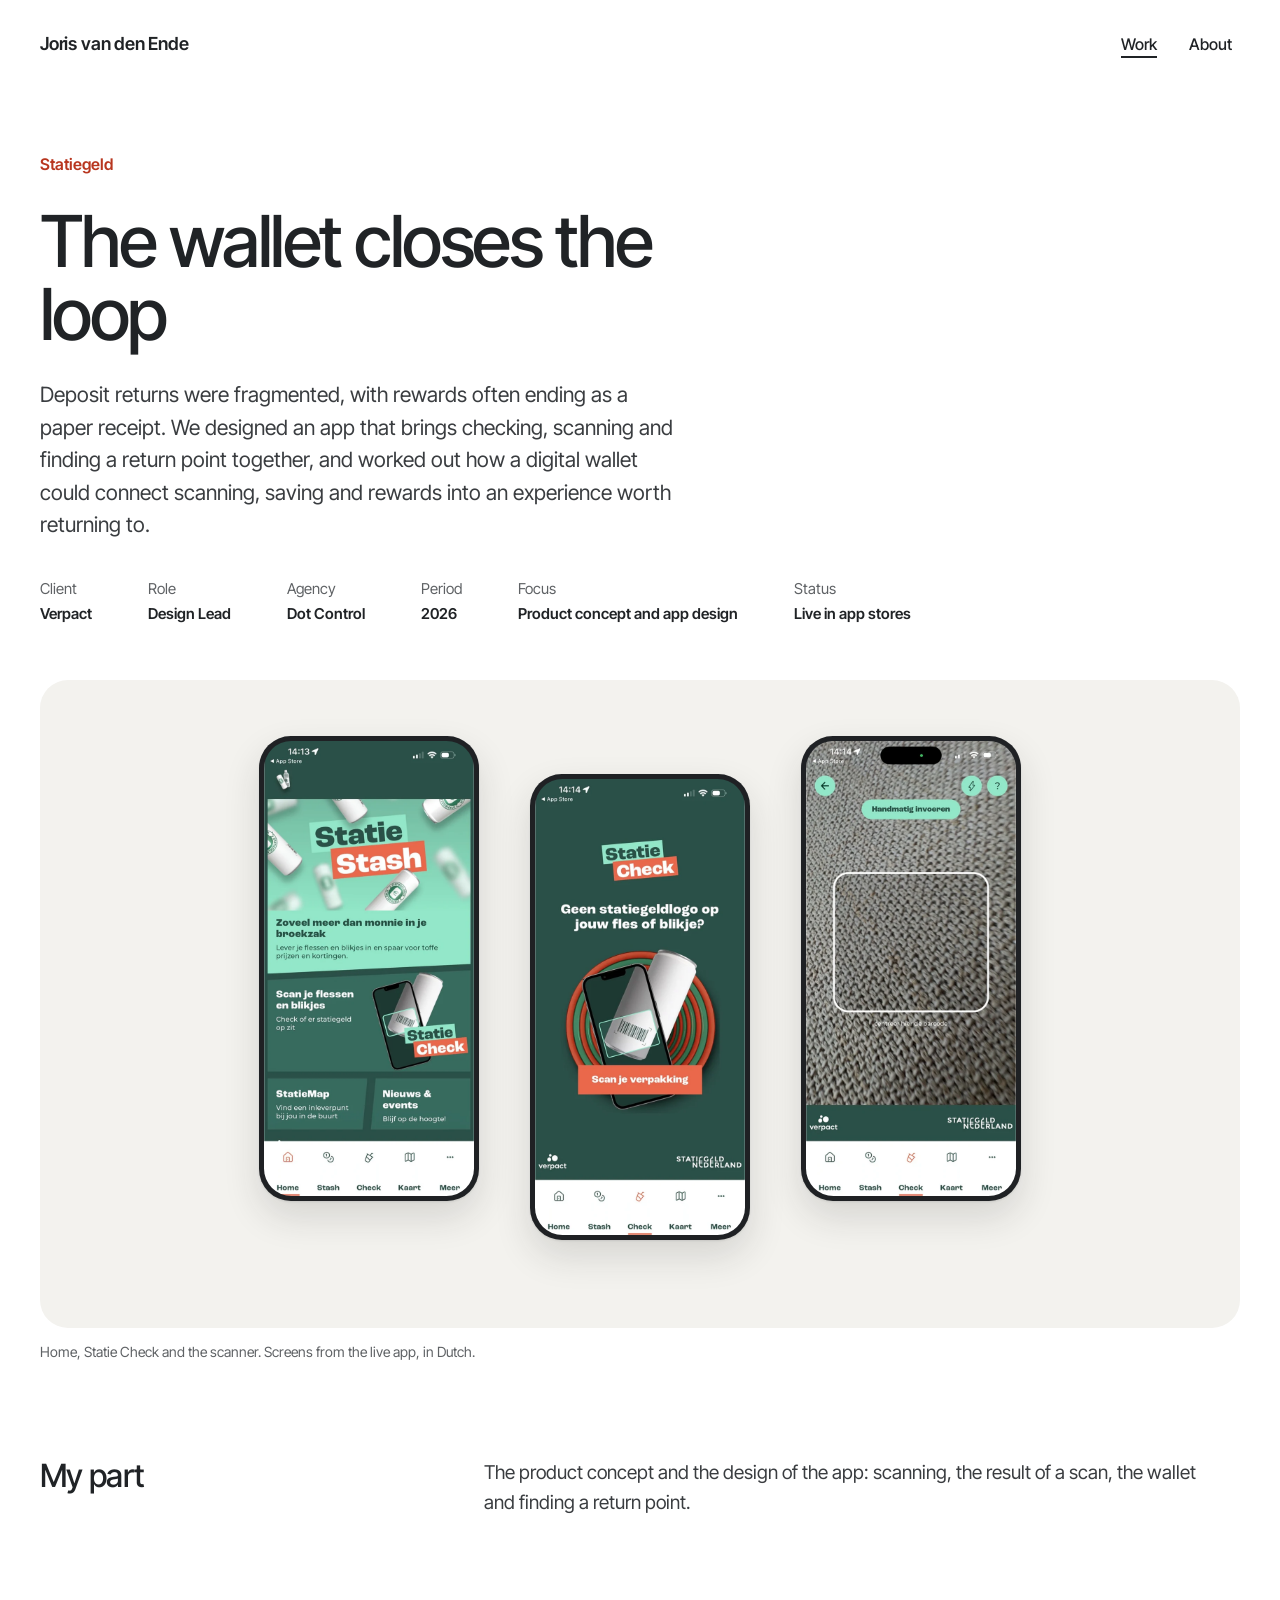
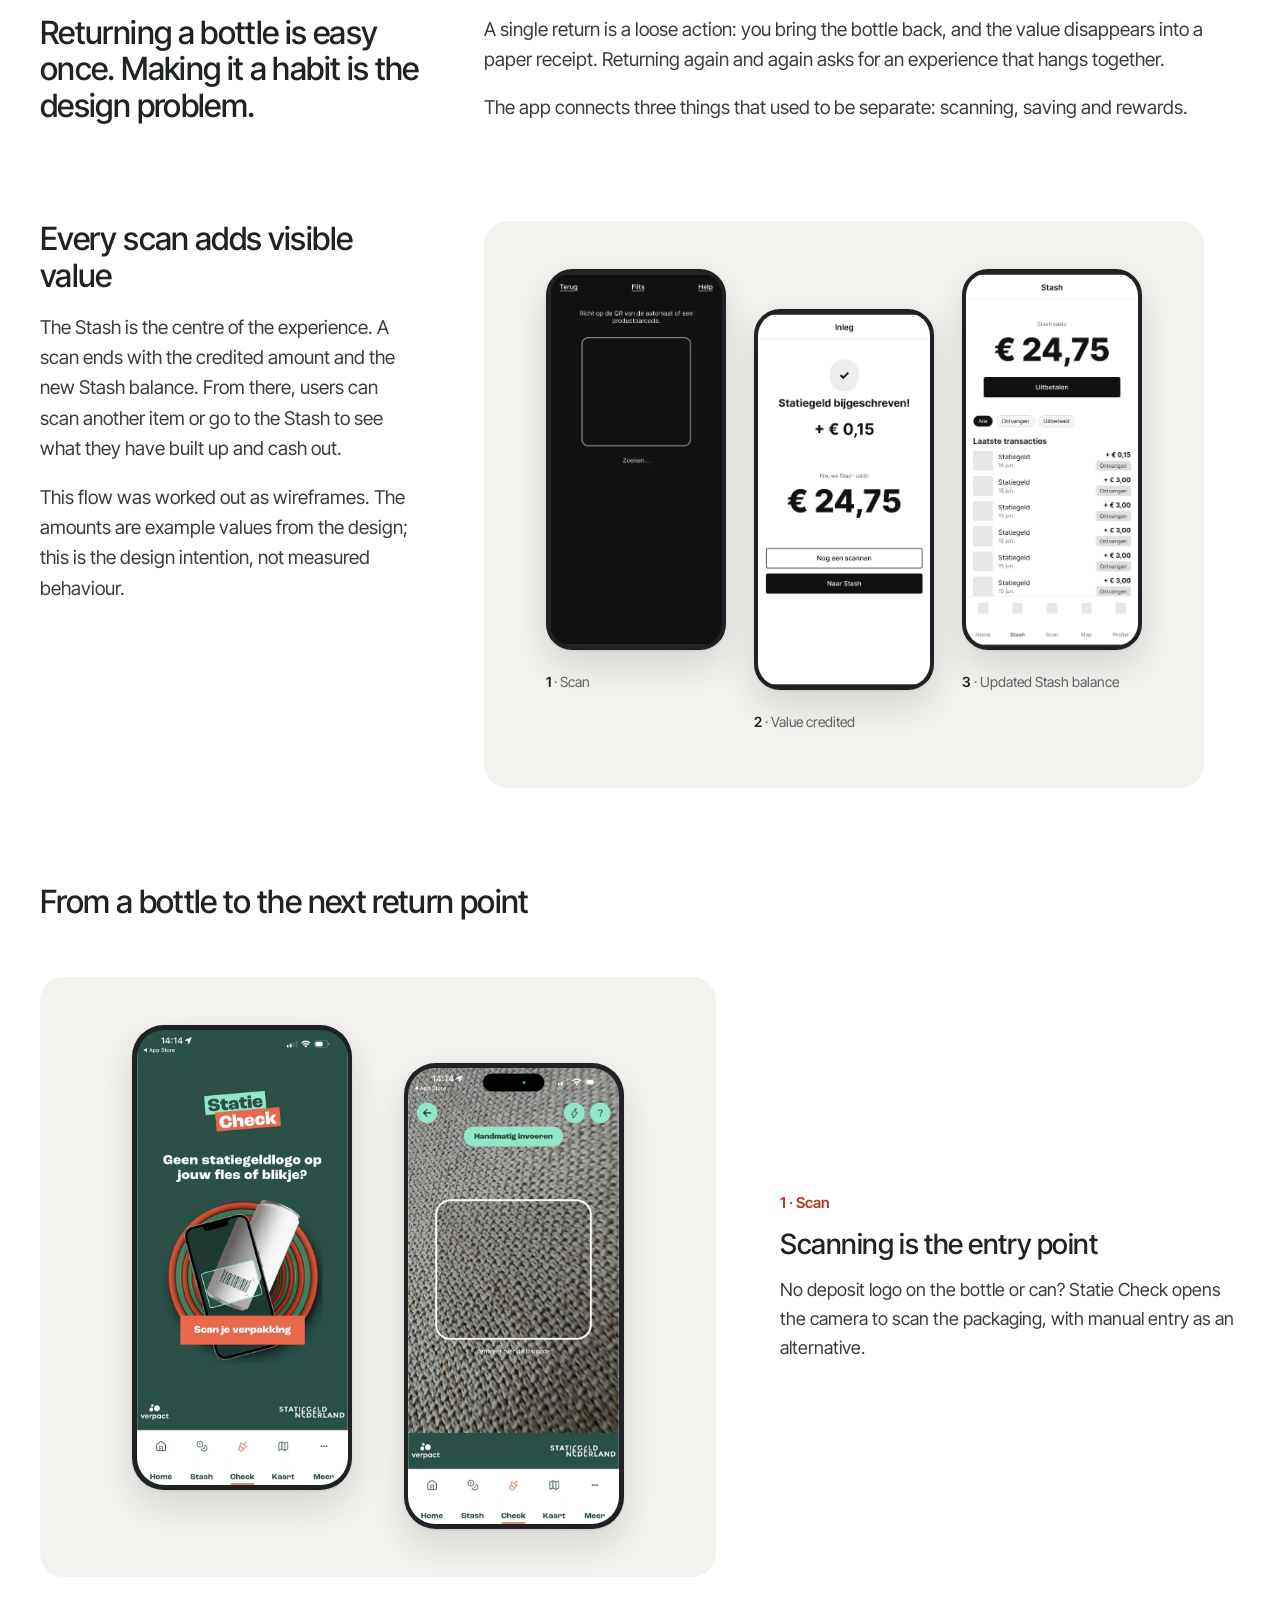
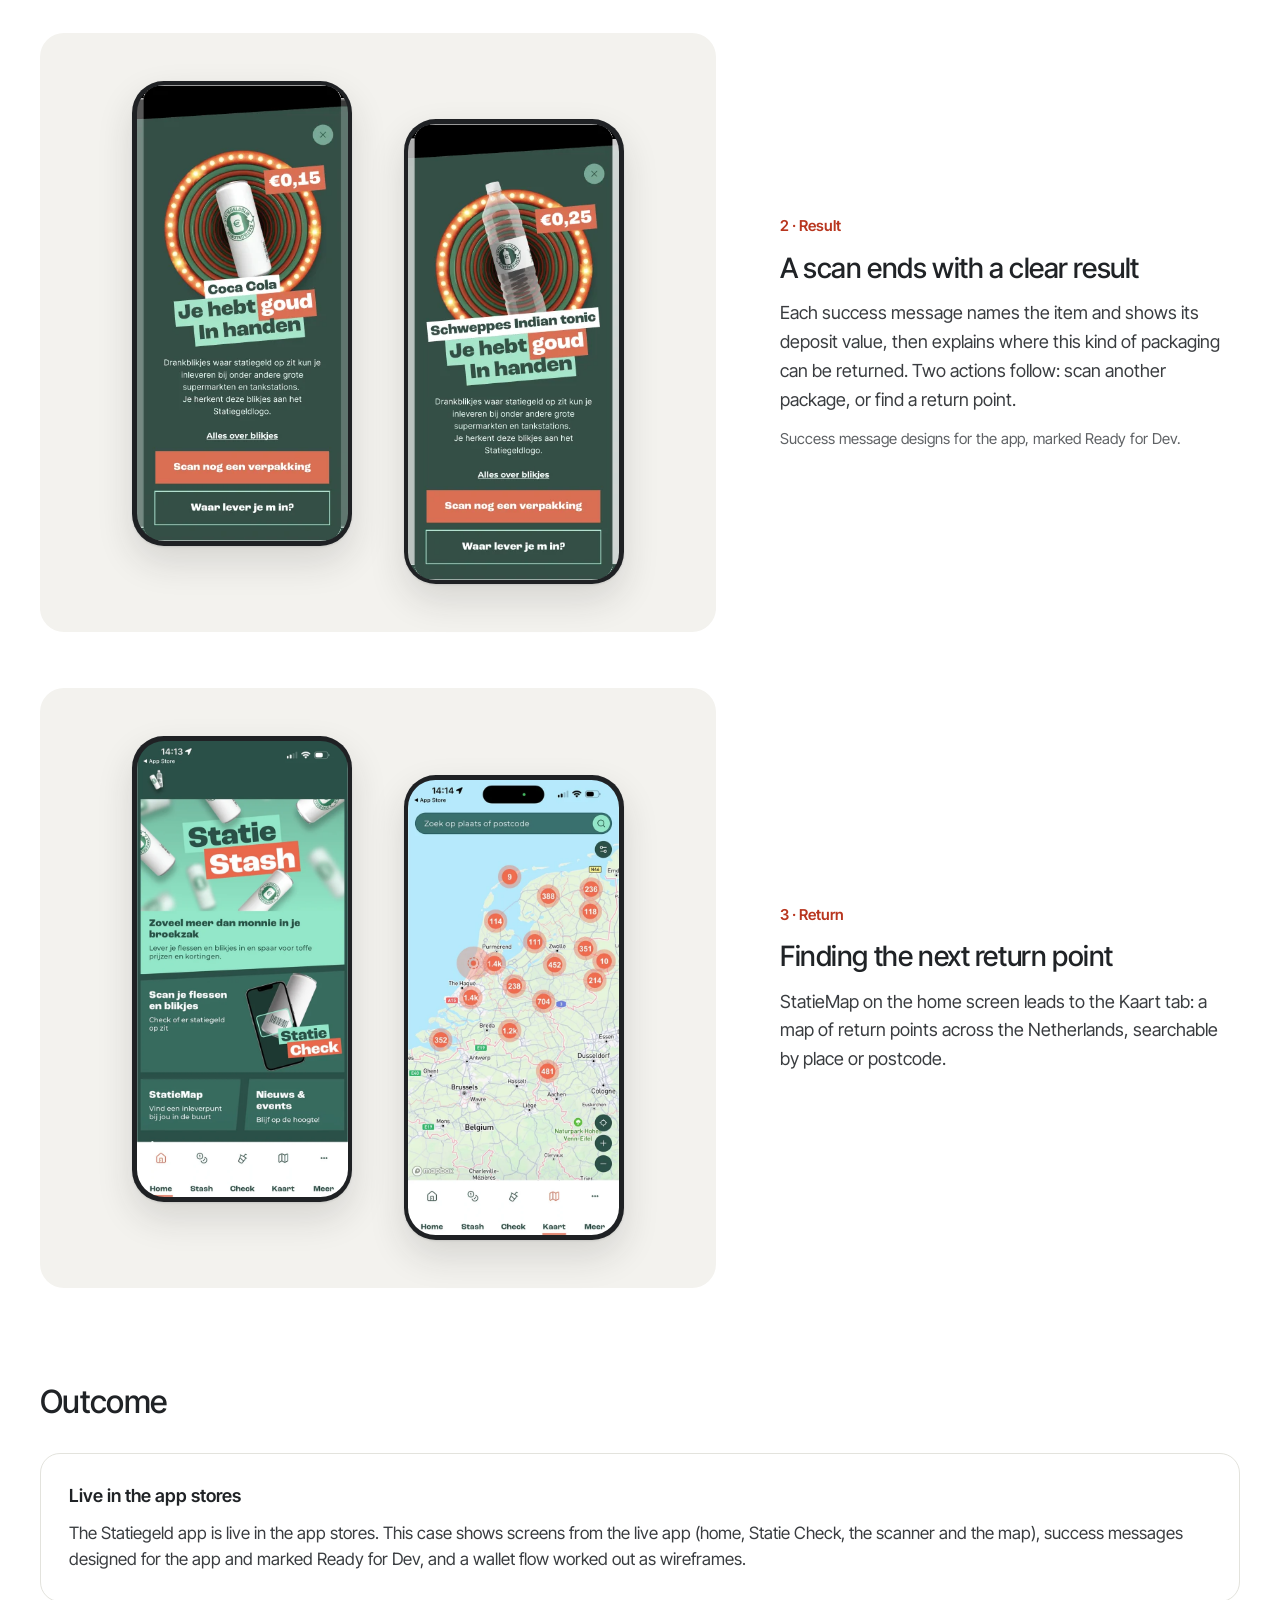
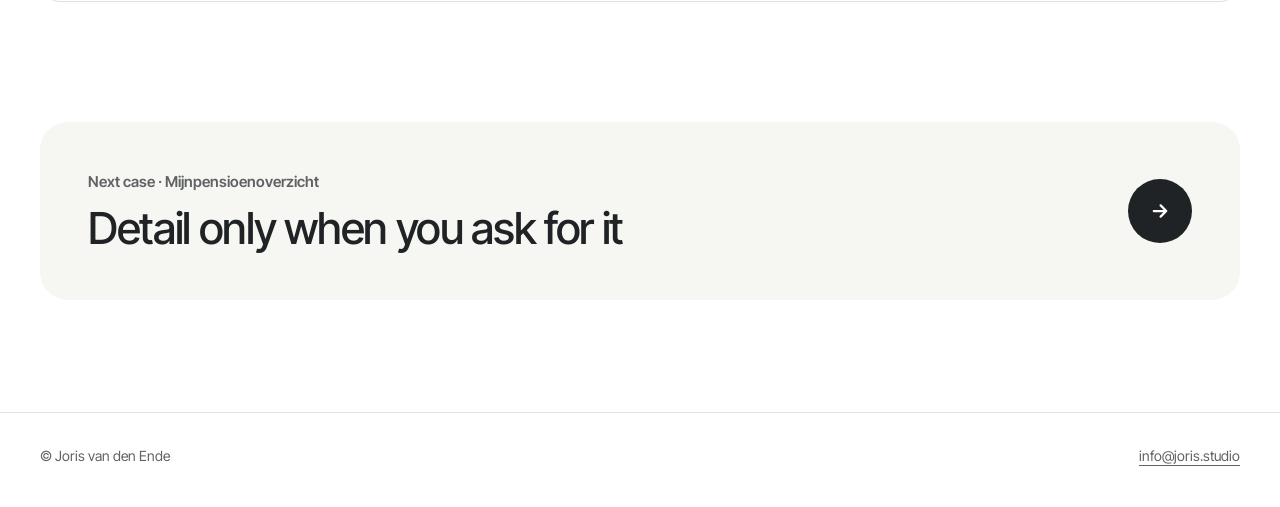
<file: work/statiegeld/index.html>
<!doctype html>
<html lang="en">
<head>
<meta charset="utf-8">
<meta name="viewport" content="width=device-width, initial-scale=1">
<title>Statiegeld: the wallet closes the loop — Joris van den Ende</title>
<meta name="description" content="The Statiegeld app for Verpact: checking packaging, scanning, finding a return point, and a wallet that makes saved value visible.">
<link rel="preload" href="../../assets/fonts/inter-tight-latin-wght-normal.woff2" as="font" type="font/woff2" crossorigin>
<link rel="stylesheet" href="../../assets/css/site.css">
</head>
<body>
<a class="skip-link" href="#main">Skip to content</a>

<header class="container site-header">
  <a class="site-header__name" href="../../">Joris van den Ende</a>
  <nav class="site-nav" aria-label="Main">
    <a href="../../#work" aria-current="page">Work</a>
    <a href="../../about/">About</a>
  </nav>
</header>

<main id="main">
  <section class="container case-intro" aria-labelledby="case-title">
    <p class="case-intro__client">Statiegeld</p>
    <h1 id="case-title">The wallet closes the loop</h1>
    <p class="case-intro__lead">Deposit returns were fragmented, with rewards often ending as a paper receipt. We designed an app that brings checking, scanning and finding a return point together, and worked out how a digital wallet could connect scanning, saving and rewards into an experience worth returning to.</p>
    <dl class="facts">
      <div><dt>Client</dt><dd>Verpact</dd></div>
      <div><dt>Role</dt><dd>Design Lead</dd></div>
      <div><dt>Agency</dt><dd>Dot Control</dd></div>
      <div><dt>Period</dt><dd>2026</dd></div>
      <div><dt>Focus</dt><dd>Product concept and app design</dd></div>
      <div><dt>Status</dt><dd>Live in app stores</dd></div>
    </dl>
  </section>

  <figure class="container case-hero">
    <div class="case-hero__stage phone-row">
      <div class="phone"><img src="../../assets/img/statiegeld-home.webp" width="600" height="1300" fetchpriority="high" alt="Statie Stash home: ‘Zoveel meer dan monnie in je broekzak’, with tiles for scanning, StatieMap and news."></div>
      <div class="phone phone--extra"><img src="../../assets/img/statiegeld-check.webp" width="600" height="1300" alt="Statie Check: ‘Geen statiegeldlogo op jouw fles of blikje?’ with the button ‘Scan je verpakking’."></div>
      <div class="phone"><img src="../../assets/img/statiegeld-scan.webp" width="600" height="1300" fetchpriority="high" alt="Scanner: the camera view with a scan frame, ‘Handmatig invoeren’ and ‘centreer hier de barcode’."></div>
    </div>
    <figcaption>Home, Statie Check and the scanner. Screens from the live app, in Dutch.</figcaption>
  </figure>

  <section class="container case-section" aria-labelledby="role-title">
    <div class="split">
      <h2 id="role-title">My part</h2>
      <div class="case-section__body">
        <p>The product concept and the design of the app: scanning, the result of a scan, the wallet and finding a return point.</p>
      </div>
    </div>
  </section>

  <section class="container case-section" aria-labelledby="problem-title">
    <div class="split">
      <h2 id="problem-title">Returning a bottle is easy once. Making it a habit is the design problem.</h2>
      <div class="case-section__body">
        <p>A single return is a loose action: you bring the bottle back, and the value disappears into a paper receipt. Returning again and again asks for an experience that hangs together.</p>
        <p>The app connects three things that used to be separate: scanning, saving and rewards.</p>
      </div>
    </div>
  </section>

  <section class="container case-section" aria-labelledby="choice-title">
    <div class="split">
      <div class="case-section__body">
        <h2 id="choice-title">Every scan adds visible value</h2>
        <p>The Stash is the centre of the experience. A scan ends with the credited amount and the new Stash balance. From there, users can scan another item or go to the Stash to see what they have built up and cash out.</p>
        <p class="step__look">This flow was worked out as wireframes. The amounts are example values from the design; this is the design intention, not measured behaviour.</p>
      </div>
      <div class="stage stage--three">
        <div class="phone-row phone-row--three">
          <figure class="shot">
            <div class="phone"><img src="../../assets/img/statiegeld-wf-scanner.webp" width="393" height="852" loading="lazy" alt="Wireframe of the scanner: ‘Richt op de QR van de automaat of een productbarcode’."></div>
            <figcaption><b>1</b> · Scan</figcaption>
          </figure>
          <figure class="shot">
            <div class="phone"><img src="../../assets/img/statiegeld-wf-credited.webp" width="393" height="852" loading="lazy" alt="Wireframe: ‘Statiegeld bijgeschreven!’, + € 0,15, new Stash balance € 24,75, with the buttons ‘Nog een scannen’ and ‘Naar Stash’."></div>
            <figcaption><b>2</b> · Value credited</figcaption>
          </figure>
          <figure class="shot">
            <div class="phone"><img src="../../assets/img/statiegeld-wf-stash.webp" width="390" height="845" loading="lazy" alt="Wireframe of the Stash: balance € 24,75, an ‘Uitbetalen’ button and the latest transactions."></div>
            <figcaption><b>3</b> · Updated Stash balance</figcaption>
          </figure>
        </div>
      </div>
    </div>
  </section>

  <section class="container case-section" aria-labelledby="flow-title">
    <h2 id="flow-title">From a bottle to the next return point</h2>
    <div class="steps">
      <article class="step">
        <div class="step__media">
          <div class="phone-row">
            <div class="phone"><img src="../../assets/img/statiegeld-check.webp" width="600" height="1300" loading="lazy" alt="Statie Check introduction: ‘Geen statiegeldlogo op jouw fles of blikje?’ and ‘Scan je verpakking’."></div>
            <div class="phone"><img src="../../assets/img/statiegeld-scan.webp" width="600" height="1300" loading="lazy" alt="The scanner with a scan frame and the option ‘Handmatig invoeren’."></div>
          </div>
        </div>
        <div class="step__text">
          <p class="step__num">1 · Scan</p>
          <h3>Scanning is the entry point</h3>
          <p>No deposit logo on the bottle or can? Statie Check opens the camera to scan the packaging, with manual entry as an alternative.</p>
        </div>
      </article>

      <article class="step">
        <div class="step__media">
          <div class="phone-row">
            <div class="phone"><img src="../../assets/img/statiegeld-success-cola.webp" width="321" height="695" loading="lazy" alt="Success message for a Coca Cola can: € 0,15, ‘Je hebt goud in handen’, with ‘Scan nog een verpakking’ and ‘Waar lever je ’m in?’."></div>
            <div class="phone"><img src="../../assets/img/statiegeld-success-tonic.webp" width="321" height="695" loading="lazy" alt="Success message for a bottle of Schweppes Indian tonic: € 0,25, ‘Je hebt goud in handen’."></div>
          </div>
        </div>
        <div class="step__text">
          <p class="step__num">2 · Result</p>
          <h3>A scan ends with a clear result</h3>
          <p>Each success message names the item and shows its deposit value, then explains where this kind of packaging can be returned. Two actions follow: scan another package, or find a return point.</p>
          <p class="step__look">Success message designs for the app, marked Ready for Dev.</p>
        </div>
      </article>

      <article class="step">
        <div class="step__media">
          <div class="phone-row">
            <div class="phone"><img src="../../assets/img/statiegeld-home.webp" width="600" height="1300" loading="lazy" alt="Home with the StatieMap tile: ‘Vind een inleverpunt bij jou in de buurt’."></div>
            <div class="phone"><img src="../../assets/img/statiegeld-map.webp" width="600" height="1300" loading="lazy" alt="The Kaart tab: a map of the Netherlands with clusters of return points and a postcode search."></div>
          </div>
        </div>
        <div class="step__text">
          <p class="step__num">3 · Return</p>
          <h3>Finding the next return point</h3>
          <p>StatieMap on the home screen leads to the Kaart tab: a map of return points across the Netherlands, searchable by place or postcode.</p>
        </div>
      </article>
    </div>
  </section>

  <section class="container case-section" aria-labelledby="result-title">
    <h2 id="result-title">Outcome</h2>
    <div class="limits">
      <div class="limit">
        <h3>Live in the app stores</h3>
        <p>The Statiegeld app is live in the app stores. This case shows screens from the live app (home, Statie Check, the scanner and the map), success messages designed for the app and marked Ready for Dev, and a wallet flow worked out as wireframes.</p>
      </div>
    </div>
  </section>

  <nav class="container next-case" aria-label="Next case">
    <a href="../mijnpensioenoverzicht/">
      <span class="next-case__text">
        <span class="next-case__label">Next case · Mijnpensioenoverzicht</span>
        <span class="next-case__title">Detail only when you ask for it</span>
      </span>
      <span class="next-case__icon"><svg class="icon" aria-hidden="true" viewBox="0 0 16 16" fill="none" stroke="currentColor" stroke-width="1.8" stroke-linecap="round" stroke-linejoin="round"><path d="M3 8h10M8.5 3.5 13 8l-4.5 4.5"/></svg></span>
    </a>
  </nav>
</main>

<footer class="container site-footer site-footer--rule">
  <p>© Joris van den Ende</p>
  <a href="mailto:info@joris.studio">info@joris.studio</a>
</footer>
</body>
</html>
</file>
<file: assets/css/site.css>
/* Joris van den Ende — portfolio
   One stylesheet for all pages. Mobile first; layout widens from 760px and 1024px. */

@font-face {
  font-family: "Inter Tight";
  font-style: normal;
  font-display: swap;
  font-weight: 100 900;
  src: url("../fonts/inter-tight-latin-wght-normal.woff2") format("woff2-variations");
  unicode-range: U+0000-00FF, U+0131, U+0152-0153, U+02BB-02BC, U+02C6, U+02DA, U+02DC, U+0304, U+0308, U+0329, U+2000-206F, U+20AC, U+2122, U+2191, U+2193, U+2212, U+2215, U+FEFF, U+FFFD;
}
@font-face {
  font-family: "Inter Tight";
  font-style: normal;
  font-display: swap;
  font-weight: 100 900;
  src: url("../fonts/inter-tight-latin-ext-wght-normal.woff2") format("woff2-variations");
  unicode-range: U+0100-02BA, U+02BD-02C5, U+02C7-02CC, U+02CE-02D7, U+02DD-02FF, U+0304, U+0308, U+0329, U+1D00-1DBF, U+1E00-1E9F, U+1EF2-1EFF, U+2020, U+20A0-20AB, U+20AD-20C0, U+2113, U+2C60-2C7F, U+A720-A7FF;
}

:root {
  color-scheme: light;
  --ink: #202326;
  --ink-2: #3A3D40;
  --muted: #5F6265;
  --coral: #F05B45;        /* display text and accents only (contrast 3.2:1) */
  --coral-ink: #B8361F;    /* small text and links */
  --surface: #F3F2EE;
  --surface-2: #F6F6F2;
  --line: #E3E3DD;
  --frame: #1F2124;
  --tag-ink: #A3321F;
  --tag-bg: #FFF0EC;
  --tag-border: #E0583F;
  --gutter: 20px;
  --max: 1280px;
  --font: "Inter Tight", Arial, Helvetica, sans-serif;
}
@media (min-width: 760px) { :root { --gutter: 40px; } }

*, *::before, *::after { box-sizing: border-box; }
html { -webkit-text-size-adjust: 100%; text-size-adjust: 100%; scroll-behavior: smooth; }
body {
  margin: 0;
  background: #FFFFFF;
  color: var(--ink);
  font-family: var(--font);
  font-size: 17px;
  line-height: 1.55;
  -webkit-font-smoothing: antialiased;
  overflow-x: clip;
}
img { display: block; max-width: 100%; height: auto; }
h1, h2, h3, p, figure, dl, dd { margin: 0; }
a { color: var(--ink); text-underline-offset: 0.3em; }
a:hover { color: var(--coral-ink); }
a:focus-visible { outline: 3px solid var(--coral-ink); outline-offset: 4px; border-radius: 3px; }
.accent { color: var(--coral); }

@media (prefers-reduced-motion: reduce) {
  html { scroll-behavior: auto; }
  *, *::before, *::after { transition: none !important; animation: none !important; }
}

.container { max-width: var(--max); margin-inline: auto; padding-inline: var(--gutter); }

.skip-link {
  position: absolute; left: var(--gutter); top: -100px; z-index: 10;
  background: var(--ink); color: #FFFFFF; padding: 12px 16px; border-radius: 8px; font-weight: 600;
}
.skip-link:focus { top: 12px; color: #FFFFFF; }

/* ---------- Header ---------- */
.site-header { display: flex; align-items: center; justify-content: space-between; gap: 12px; min-height: 64px; }
.site-header__name { font-size: 16px; font-weight: 600; letter-spacing: -0.01em; text-decoration: none; }
.site-nav { display: flex; gap: 4px; font-size: 15px; font-weight: 500; }
.site-nav a { text-decoration: none; padding: 12px 8px; }
.site-nav a[aria-current="page"] { text-decoration: underline; text-decoration-thickness: 2px; text-underline-offset: 6px; }
@media (min-width: 760px) {
  .site-header { min-height: 88px; }
  .site-header__name { font-size: 18px; }
  .site-nav { gap: 16px; font-size: 16px; }
}

/* ---------- Phone frame ---------- */
.phone {
  --w: 220px;
  flex: none;
  width: var(--w);
  padding: calc(var(--w) * 0.022);
  border-radius: calc(var(--w) * 0.145);
  background: var(--frame);
  box-shadow: 0 1px 2px rgba(32, 35, 38, 0.10), 0 16px 36px rgba(32, 35, 38, 0.14);
}
/* Every phone has the same ratio. Screens are prepared at that ratio
   (tools/build_images.py), so nothing is stretched or letterboxed. */
.phone img, .phone video {
  display: block;
  width: 100%;
  height: auto;
  aspect-ratio: 9 / 19.5;
  object-fit: cover;
  object-position: center top;
  border-radius: calc(var(--w) * 0.125);
}
/* Long or partial screens, shown flat outside a phone */
.flat { display: block; width: var(--w, 220px); flex: none; height: auto; border-radius: 10px; border: 1px solid var(--line); background: #FFFFFF; box-shadow: 0 1px 2px rgba(32, 35, 38, 0.06), 0 10px 28px rgba(32, 35, 38, 0.08); }

/* ---------- Video in a phone ---------- */
.phone--video { position: relative; }
.video-play {
  position: absolute; left: 50%; top: 80%; transform: translate(-50%, -50%);
  display: inline-flex; align-items: center; gap: 10px; min-height: 52px; padding: 0 22px 0 18px; white-space: nowrap;
  border: 0; border-radius: 999px; background: var(--ink); color: #FFFFFF;
  font: inherit; font-size: 16px; font-weight: 600; cursor: pointer;
  box-shadow: 0 8px 24px rgba(32, 35, 38, 0.28);
}
.video-play:hover { background: #000000; }
.video-play:focus-visible { outline: 3px solid var(--coral-ink); outline-offset: 4px; }
.video-play svg { width: 20px; height: 20px; flex: none; }
.video-play[hidden] { display: none; }
.phone-pair { display: flex; justify-content: center; align-items: flex-start; gap: clamp(16px, 4vw, 40px); }
.phone-pair > :nth-child(2) { margin-top: clamp(28px, 4vw, 56px); }
.phone-row { display: flex; justify-content: center; align-items: flex-start; gap: clamp(16px, 4vw, 56px); }
.phone-row > :nth-child(2) { margin-top: clamp(24px, 3vw, 40px); }
.shot { display: flex; flex-direction: column; gap: 12px; flex: none; }
.shot figcaption { font-size: 14px; line-height: 1.4; color: var(--muted); }
.shot figcaption b { font-weight: 600; color: var(--ink); }
.label-before { font-size: 14px; font-weight: 600; color: var(--muted); }
.label-after { font-size: 14px; font-weight: 600; color: var(--coral-ink); }

/* ---------- Buttons and links ---------- */
.btn {
  display: inline-flex; align-items: center; gap: 10px; min-height: 48px; padding: 0 20px;
  border-radius: 999px; background: var(--ink); color: #FFFFFF; font-size: 16px; font-weight: 600; text-decoration: none;
}
.btn:hover { background: #000000; color: #FFFFFF; }
.arrow-link { display: inline-flex; align-items: center; gap: 10px; min-height: 44px; font-size: 16px; font-weight: 600; }
.icon { width: 16px; height: 16px; flex: none; }
@media (min-width: 760px) { .arrow-link { font-size: 17px; } }

/* ---------- Home: hero ---------- */
.hero { display: flex; flex-direction: column; gap: 40px; padding-block: 32px 56px; }
.hero__text { display: flex; flex-direction: column; gap: 20px; }
.eyebrow { font-size: 15px; font-weight: 500; color: var(--muted); }
.hero h1 { font-size: clamp(44px, 6.4vw, 84px); font-weight: 500; line-height: 1.02; letter-spacing: -0.035em; }
.hero__intro { max-width: 34rem; font-size: 17px; color: var(--ink-2); }
.hero__actions { display: flex; flex-wrap: wrap; gap: 20px 28px; align-items: center; }
.hero__actions a:not(.btn) { font-weight: 500; }
.hero .phone { --w: clamp(150px, 41vw, 264px); }
@media (min-width: 760px) {
  .eyebrow { font-size: 17px; }
  .hero__intro { font-size: 20px; }
}
@media (min-width: 1024px) {
  .hero { flex-direction: row; align-items: center; gap: 64px; padding-block: 64px 112px; }
  .hero__text { flex: 1 1 460px; gap: 28px; }
  .hero__media { flex: 1 1 600px; }
}

/* ---------- Home: case list ---------- */
.work { padding-bottom: 56px; }
.section-label { font-size: 15px; font-weight: 600; color: var(--muted); margin-bottom: 16px; }
.case-item { display: flex; flex-direction: column; gap: 20px; padding-block: 28px 40px; }
.case-item__text { display: flex; flex-direction: column; gap: 12px; }
.case-item__client { font-size: 14px; font-weight: 600; color: var(--coral-ink); }
.case-item h3 { font-size: 28px; font-weight: 500; line-height: 1.12; letter-spacing: -0.02em; }
.case-item__text p:not(.case-item__client) { font-size: 16px; color: var(--ink-2); }
.case-item__media {
  order: -1; border-radius: 18px; background: var(--surface);
  padding: 28px 16px 36px; display: flex; justify-content: center;
}
.case-item__media .phone { --w: 190px; }
.case-item__media .phone--extra { display: none; }
.case-item__media--pair { gap: 18px; padding-top: 20px; }
.case-item__media--pair > :nth-child(2) { margin-top: 24px; }
.case-item__media--pair .shot { gap: 8px; }
.case-item__media--pair .phone, .case-item__media--pair .flat { --w: 148px; }
.case-item__media--wide { flex-direction: column; gap: 12px; padding: 20px; }
.case-item__media--wide img { width: 100%; height: auto; border-radius: 10px; border: 1px solid var(--line); background: #FFFFFF; }
.case-item__media--wide p { font-size: 13px; line-height: 1.45; color: var(--muted); }
.case-item__media--wide b { color: var(--ink); }
@media (min-width: 900px) {
  .work { padding-bottom: 96px; }
  .section-label { margin-bottom: 24px; }
  .case-item { flex-direction: row; align-items: center; gap: 48px; padding-block: 56px; }
  .case-item__text { flex: 1 1 340px; max-width: 440px; gap: 16px; }
  .case-item__client { font-size: 15px; }
  .case-item h3 { font-size: 38px; line-height: 1.1; }
  .case-item__text p:not(.case-item__client) { font-size: 18px; }
  .case-item__media { order: 0; flex: 2 1 560px; min-width: 0; border-radius: 24px; padding: 48px 32px 64px; gap: 36px; }
  .case-item__media .phone, .case-item__media--pair .phone, .case-item__media--pair .flat { --w: 220px; }
  .case-item__media .phone--extra { display: block; }
  .case-item__media > :nth-child(2) { margin-top: 32px; }
  .case-item__media--wide { min-height: 500px; padding: 40px; justify-content: center; align-items: center; gap: 16px; }
  .case-item__media--wide img { max-width: 620px; }
  .case-item__media--wide p { max-width: 620px; width: 100%; font-size: 14px; }
  .case-item__media--wide > :nth-child(2) { margin-top: 0; }
}

/* ---------- Contact ---------- */
.contact { background: var(--surface-2); }
.contact__inner { display: flex; flex-direction: column; gap: 18px; padding-block: 64px; }
.contact h2 { max-width: 18ch; font-size: clamp(38px, 4.4vw, 60px); font-weight: 500; line-height: 1.05; letter-spacing: -0.03em; }
.contact p { max-width: 34rem; color: var(--ink-2); }
.contact__links { display: flex; flex-wrap: wrap; gap: 16px 32px; align-items: center; }
.contact__mail { font-size: clamp(24px, 2.4vw, 32px); font-weight: 600; letter-spacing: -0.01em; color: var(--coral-ink); }
.contact__linkedin { display: inline-flex; align-items: center; gap: 10px; font-weight: 500; color: var(--ink-2); }
@media (min-width: 760px) { .contact__inner { gap: 24px; padding-block: 112px; } .contact p { font-size: 19px; } }

/* ---------- Footer ---------- */
.site-footer { display: flex; flex-wrap: wrap; justify-content: space-between; gap: 12px 24px; padding-block: 24px 32px; font-size: 13px; color: var(--muted); }
.site-footer a { color: var(--muted); }
.site-footer--rule { border-top: 1px solid var(--line); }
@media (min-width: 760px) { .site-footer { font-size: 14px; padding-block: 32px 40px; } }

/* ---------- Case page ---------- */
.case-intro { display: flex; flex-direction: column; gap: 18px; padding-top: 32px; }
.case-intro__client { font-size: 15px; font-weight: 600; color: var(--coral-ink); }
.case-intro h1 { max-width: 15ch; font-size: clamp(40px, 5.6vw, 76px); font-weight: 500; line-height: 1.02; letter-spacing: -0.035em; }
.case-intro__lead { max-width: 40rem; font-size: 17px; color: var(--ink-2); }
.facts { display: grid; grid-template-columns: repeat(2, minmax(0, 1fr)); gap: 16px 20px; margin-top: 4px; font-size: 14px; line-height: 1.4; }
.facts > div { display: flex; flex-direction: column; gap: 4px; }
.facts dt { color: var(--muted); }
.facts dd { font-weight: 600; display: flex; flex-wrap: wrap; gap: 8px 10px; align-items: center; }
.facts__wide { grid-column: 1 / -1; }
@media (min-width: 760px) {
  .case-intro { gap: 28px; padding-top: 64px; }
  .case-intro__client { font-size: 16px; }
  .case-intro__lead { font-size: 21px; }
  .facts { display: flex; flex-wrap: wrap; gap: 16px 56px; margin-top: 8px; font-size: 15px; }
}

.case-hero { margin-top: 32px; }
.case-hero__stage { border-radius: 20px; background: var(--surface); padding: 24px 12px 48px; }
.case-hero .phone { --w: 150px; }
.case-hero .phone--extra { display: none; }
.case-hero figcaption { padding-top: 10px; font-size: 13px; line-height: 1.45; color: var(--muted); }
@media (max-width: 899px) { .case-hero .phone:last-child { margin-top: 28px; } }
@media (min-width: 900px) {
  .case-hero { margin-top: 56px; }
  .case-hero__stage { border-radius: 28px; padding: 56px 40px 88px; }
  .case-hero .phone { --w: 220px; }
  .case-hero .phone--extra { display: block; }
  .case-hero figcaption { padding-top: 14px; font-size: 14px; }
}

.case-section { padding-top: 56px; }
.case-section h2 { font-size: 26px; font-weight: 500; line-height: 1.15; letter-spacing: -0.02em; }
.case-section__body { display: flex; flex-direction: column; gap: 14px; }
.case-section__body p { color: var(--ink-2); line-height: 1.6; }
.split { display: flex; flex-direction: column; gap: 14px; }
@media (min-width: 900px) {
  .case-section { padding-top: 96px; }
  .case-section h2 { font-size: 32px; }
  .split { flex-direction: row; flex-wrap: wrap; gap: 24px 64px; align-items: flex-start; }
  .split > :first-child { flex: 1 1 300px; max-width: 380px; }
  .split > :last-child { flex: 2 1 520px; max-width: 720px; }
  .case-section__body { gap: 18px; }
  .case-section__body p { font-size: 19px; }
}

.evidence { margin-top: 8px; border-radius: 20px; background: var(--surface); padding: 24px 12px 28px; }
.evidence .phone, .evidence .flat { --w: 150px; }
.evidence .shot { width: var(--shot-w, 150px); }
.evidence .shot figcaption { font-size: 13px; line-height: 1.45; color: var(--ink-2); }
.evidence .phone-pair > :nth-child(2) { margin-top: 28px; }
@media (min-width: 900px) {
  .evidence { margin-top: 0; border-radius: 24px; padding: 48px 40px; }
  .evidence .phone, .evidence .flat { --w: 220px; }
  .evidence .shot { --shot-w: 220px; }
  .evidence .shot figcaption { font-size: 15px; }
  .evidence .phone-pair { gap: 48px; }
  .evidence .phone-pair > :nth-child(2) { margin-top: 40px; }
}

.steps { display: flex; flex-direction: column; gap: 40px; margin-top: 40px; }
.step { display: flex; flex-direction: column; gap: 18px; }
.step__media { border-radius: 20px; background: var(--surface); padding: 28px; display: flex; justify-content: center; }
.step__media .phone { --w: 220px; }
.step__text { display: flex; flex-direction: column; gap: 10px; }
.step__num { font-size: 14px; font-weight: 600; color: var(--coral-ink); }
.step h3 { font-size: 22px; font-weight: 500; line-height: 1.2; letter-spacing: -0.015em; }
.step__text p:not(.step__num):not(.step__look) { font-size: 16px; line-height: 1.6; color: var(--ink-2); }
.step__look { font-size: 14px; line-height: 1.5; color: var(--muted); }
@media (min-width: 900px) {
  .steps { gap: 56px; margin-top: 56px; }
  .step { flex-direction: row; flex-wrap: wrap; align-items: center; gap: 32px 64px; }
  .step__media { flex: 1 1 520px; border-radius: 24px; padding: 48px; }
  .step__media .phone { --w: 260px; }
  .step__text { flex: 1 1 340px; max-width: 460px; gap: 14px; }
  .step__num { font-size: 15px; }
  .step h3 { font-size: 28px; }
  .step__text p:not(.step__num):not(.step__look) { font-size: 18px; }
  .step__look { font-size: 15px; }
}

.limits { display: grid; grid-template-columns: repeat(auto-fit, minmax(260px, 1fr)); gap: 16px; margin-top: 16px; }
.limit { border: 1px solid var(--line); border-radius: 16px; padding: 20px; display: flex; flex-direction: column; gap: 8px; }
.limit h3 { font-size: 16px; font-weight: 600; }
.limit p { font-size: 16px; color: var(--ink-2); }
.limit--open { border-style: dashed; border-color: var(--tag-border); background: #FFF8F6; }
.limit--open strong { color: var(--tag-ink); }
@media (min-width: 900px) {
  .limits { gap: 20px; margin-top: 32px; }
  .limit { border-radius: 20px; padding: 28px; gap: 10px; }
  .limit h3 { font-size: 18px; }
  .limit p { font-size: 17px; }
}

.next-case { padding-block: 72px 64px; }
.next-case a {
  display: flex; flex-direction: column; gap: 20px; padding: 28px; border-radius: 20px;
  background: var(--surface-2); text-decoration: none;
}
.next-case__text { display: flex; flex-direction: column; gap: 12px; }
.next-case__label { font-size: 14px; font-weight: 600; color: var(--muted); }
.next-case__title { font-size: 30px; font-weight: 500; line-height: 1.08; letter-spacing: -0.03em; color: var(--ink); }
.next-case__icon { display: inline-flex; align-items: center; justify-content: center; width: 52px; height: 52px; border-radius: 999px; background: var(--ink); color: #FFFFFF; flex: none; }
.next-case__icon .icon { width: 20px; height: 20px; }
.next-case a:hover .next-case__title { color: var(--coral-ink); }
@media (min-width: 900px) {
  .next-case { padding-block: 120px 112px; }
  .next-case a { flex-direction: row; align-items: center; justify-content: space-between; gap: 32px; padding: 48px; border-radius: 28px; }
  .next-case__text { display: flex; flex-direction: column; gap: 12px; }
  .next-case__label { font-size: 15px; }
  .next-case__title { font-size: 44px; }
  .next-case__icon { width: 64px; height: 64px; }
}

/* ---------- Case page: additional blocks ---------- */
.stage { border-radius: 20px; background: var(--surface); padding: 24px 12px 32px; }
.stage .phone { --w: 150px; }
.stage .phone--extra { display: none; }
.stage--wide { padding: 16px; }
.stage figcaption, .stage-caption { padding-top: 10px; font-size: 13px; line-height: 1.45; color: var(--muted); }
.phone-row--three > :nth-child(2) { margin-top: 0; }
@media (min-width: 900px) {
  .stage { border-radius: 24px; padding: 48px 40px 56px; }
  .stage .phone { --w: 220px; }
  .stage .phone--extra { display: block; }
  .stage--wide { padding: 40px; }
  .stage figcaption, .stage-caption { font-size: 14px; }
  .phone-row--three > :nth-child(2) { margin-top: 40px; }
}
.step__media .phone-row .phone { --w: 150px; }
@media (min-width: 900px) { .step__media .phone-row .phone { --w: 220px; } }

.screen {
  display: block; width: 100%; height: auto; border-radius: 10px;
  border: 1px solid var(--line); background: #FFFFFF;
  box-shadow: 0 1px 2px rgba(32, 35, 38, 0.06), 0 10px 28px rgba(32, 35, 38, 0.08);
}
.screen--narrow { max-width: 220px; margin-inline: auto; }
.shots { display: flex; flex-direction: column; gap: 20px; }
.shots figure { display: flex; flex-direction: column; gap: 10px; }
.shots figcaption { font-size: 13px; line-height: 1.45; color: var(--muted); }
.shots figcaption b { color: var(--ink); font-weight: 600; }
@media (min-width: 900px) {
  .shots { gap: 32px; }
  .shots figcaption { font-size: 14px; }
  .shots--side { flex-direction: row; align-items: flex-start; }
  .shots--side > :first-child { flex: 1 1 0; min-width: 0; }
  .shots--side > :last-child { flex: none; width: 160px; }
}

.big-number, .case-section__body .big-number { font-size: clamp(88px, 12vw, 176px); font-weight: 600; line-height: 1; letter-spacing: -0.04em; color: var(--coral); }

.quotes { display: flex; flex-direction: column; gap: 12px; }
.quote { background: var(--surface-2); border-radius: 16px; padding: 20px; display: flex; flex-direction: column; gap: 6px; }
.quote blockquote { margin: 0; font-size: 17px; line-height: 1.45; color: var(--ink); }
.quote p { font-size: 15px; color: var(--muted); }

.cards { display: grid; grid-template-columns: repeat(auto-fit, minmax(240px, 1fr)); gap: 16px; margin-top: 16px; }
.card { background: var(--surface-2); border-radius: 16px; padding: 22px; display: flex; flex-direction: column; gap: 8px; }
.card__label { font-size: 14px; font-weight: 600; color: var(--coral-ink); }
.card h3 { font-size: 20px; font-weight: 600; line-height: 1.25; letter-spacing: -0.01em; }
.card p:not(.card__label) { font-size: 16px; color: var(--ink-2); }
@media (min-width: 900px) {
  .cards { gap: 20px; margin-top: 32px; }
  .card { border-radius: 20px; padding: 28px; }
  .card h3 { font-size: 24px; }
}

.journey { list-style: none; margin: 16px 0 0; padding: 0; display: grid; grid-template-columns: repeat(auto-fit, minmax(190px, 1fr)); gap: 12px; counter-reset: j; }
.journey li { background: var(--surface-2); border-radius: 14px; padding: 18px; font-size: 16px; line-height: 1.4; counter-increment: j; display: flex; flex-direction: column; gap: 8px; }
.journey li::before { content: counter(j); font-size: 14px; font-weight: 600; color: var(--coral-ink); }

.query { display: flex; flex-direction: column; gap: 14px; background: var(--surface-2); border-radius: 16px; padding: 20px; }
.query p { font-size: 14px; color: var(--muted); }
.query__row { display: flex; flex-wrap: wrap; align-items: center; gap: 8px; }
.chip { font-size: 14px; white-space: nowrap; background: #E2ECF3; color: #1E4E70; padding: 4px 12px; border-radius: 8px; }
.op { font-size: 14px; font-weight: 600; color: var(--coral-ink); }
.paren { font-size: 18px; color: var(--muted); }

.lessons { list-style: none; margin: 16px 0 0; padding: 0; border-top: 1px solid var(--line); }
.lessons li { display: flex; gap: 20px; padding: 20px 0; border-bottom: 1px solid var(--line); }
.lessons__num { flex: none; width: 36px; font-size: 20px; font-weight: 600; color: var(--coral-ink); }
.lessons h3 { font-size: 19px; font-weight: 600; margin-bottom: 4px; }
.lessons p { font-size: 16px; color: var(--ink-2); }
@media (min-width: 900px) { .lessons li { gap: 32px; padding: 26px 0; } .lessons__num { width: 56px; font-size: 28px; } .lessons h3 { font-size: 24px; } .lessons p { font-size: 18px; } }

.statement { background: var(--ink); color: #F5F5F2; margin-top: 56px; }
@media (min-width: 900px) { .statement { margin-top: 96px; } }
.statement__inner { padding-block: 64px; display: flex; flex-direction: column; gap: 16px; }
.statement p.statement__label { font-size: 15px; font-weight: 600; color: #B9BBBD; }
.statement blockquote { margin: 0; max-width: 28ch; font-size: clamp(28px, 3.6vw, 52px); font-weight: 500; line-height: 1.15; letter-spacing: -0.02em; }
.statement .accent { color: #FF7A63; }
@media (min-width: 900px) { .statement__inner { padding-block: 112px; } }

/* ---------- Pages still in progress ---------- */
.pending { padding-block: 32px 24px; display: flex; flex-direction: column; gap: 20px; }
.pending h1 { max-width: 16ch; font-size: clamp(40px, 5.6vw, 72px); font-weight: 500; line-height: 1.02; letter-spacing: -0.035em; }
.pending__lead { max-width: 38rem; color: var(--ink-2); }
.pending__note {
  max-width: 38rem; border: 1px dashed var(--tag-border); background: #FFF8F6; border-radius: 16px; padding: 20px;
  color: var(--ink-2); font-size: 16px;
}
@media (min-width: 760px) { .pending { padding-block: 64px 32px; gap: 28px; } .pending__lead { font-size: 20px; } }

@media (max-width: 899px) {
  .stage--three .phone-row { gap: 10px; }
  .stage--three .phone { --w: 98px; }
  .stage--three .shot { width: 98px; }
  .stage--three .shot figcaption { font-size: 12px; }
}
@media (min-width: 900px) {
  .stage--three .phone-row { gap: 28px; }
  .stage--three .phone { --w: 180px; }
  .stage--three .shot { width: 180px; }
}

/* ---------- Case intro with video ---------- */
.case-top { display: flex; flex-direction: column; gap: 32px; }
.case-top .case-intro { flex: 1 1 auto; min-width: 0; }
.case-video { display: flex; flex-direction: column; align-items: center; gap: 12px; }
.case-video .phone { --w: 220px; }
.case-video figcaption { max-width: 300px; font-size: 13px; line-height: 1.45; color: var(--muted); text-align: center; }
@media (min-width: 900px) {
  .case-top { flex-direction: row; align-items: center; gap: 64px; }
  .case-video { flex: none; padding-top: 64px; }
  .case-video .phone { --w: 260px; }
  .case-video figcaption { font-size: 14px; }
}

/* A step without its own image (shown in the video above) */
.step--text .step__text { max-width: 40rem; }
.shots--side .flat { --w: 160px; }
.about__mail { padding-top: 8px; }
.pending { padding-bottom: 72px; }
@media (min-width: 760px) { .pending { padding-bottom: 120px; } }

/* ---------- Diagrams (Statiegeld leadership) ---------- */
.diagram-figure { margin-top: 28px; }
.diagram-figure--hero { margin-top: 32px; }
.diagram-figure figcaption { padding-top: 10px; font-size: 13px; line-height: 1.45; color: var(--muted); }
.diagram { display: flex; justify-content: center; padding: 24px 12px; }
.diagram svg { display: block; width: 100%; height: auto; }
.diagram .diagram__mobile { max-width: 420px; }
.diagram .diagram__desktop { display: none; }
@media (min-width: 900px) {
  .diagram-figure { margin-top: 48px; }
  .diagram-figure--hero { margin-top: 56px; }
  .diagram-figure figcaption { padding-top: 14px; font-size: 14px; }
  .diagram { padding: 48px 40px; }
  .diagram .diagram__mobile { display: none; }
  .diagram .diagram__desktop { display: block; max-width: 1120px; }
}

/* Home: mini journey for the leadership case */
.mini-journey { display: flex; align-items: center; justify-content: center; gap: 10px; width: 100%; }
.mini-journey__features { flex: none; width: 92px; display: flex; flex-direction: column; gap: 8px; }
.mini-journey__features span { display: block; padding: 6px 8px; border-radius: 999px; background: #FFFFFF; border: 1px solid #CFCDC4; font-size: 13px; font-weight: 500; text-align: center; }
.mini-journey__arrow { flex: none; width: 28px; height: 16px; color: var(--ink-2); }
.mini-journey__goal { flex: 1 1 0; min-width: 0; max-width: 300px; display: flex; flex-direction: column; gap: 10px; padding: 14px; border-radius: 16px; background: #FFFFFF; border: 1.5px solid var(--ink); }
.mini-journey__label { font-size: 11px; font-weight: 600; color: var(--muted); }
.mini-journey__title { font-size: 15px; font-weight: 600; line-height: 1.25; }
.mini-journey__tags { display: flex; flex-wrap: wrap; gap: 6px; }
.mini-journey__tags span { padding: 4px 10px; border-radius: 999px; background: var(--surface); border: 1px solid #CFCDC4; font-size: 12px; font-weight: 500; }
@media (min-width: 900px) {
  .mini-journey { gap: 28px; }
  .mini-journey__features { width: 140px; gap: 10px; }
  .mini-journey__features span { font-size: 16px; padding: 7px 12px; }
  .mini-journey__goal { padding: 24px; gap: 14px; }
  .mini-journey__label { font-size: 14px; }
  .mini-journey__title { font-size: 19px; }
  .mini-journey__tags span { font-size: 14px; padding: 5px 12px; }
}
</file>
